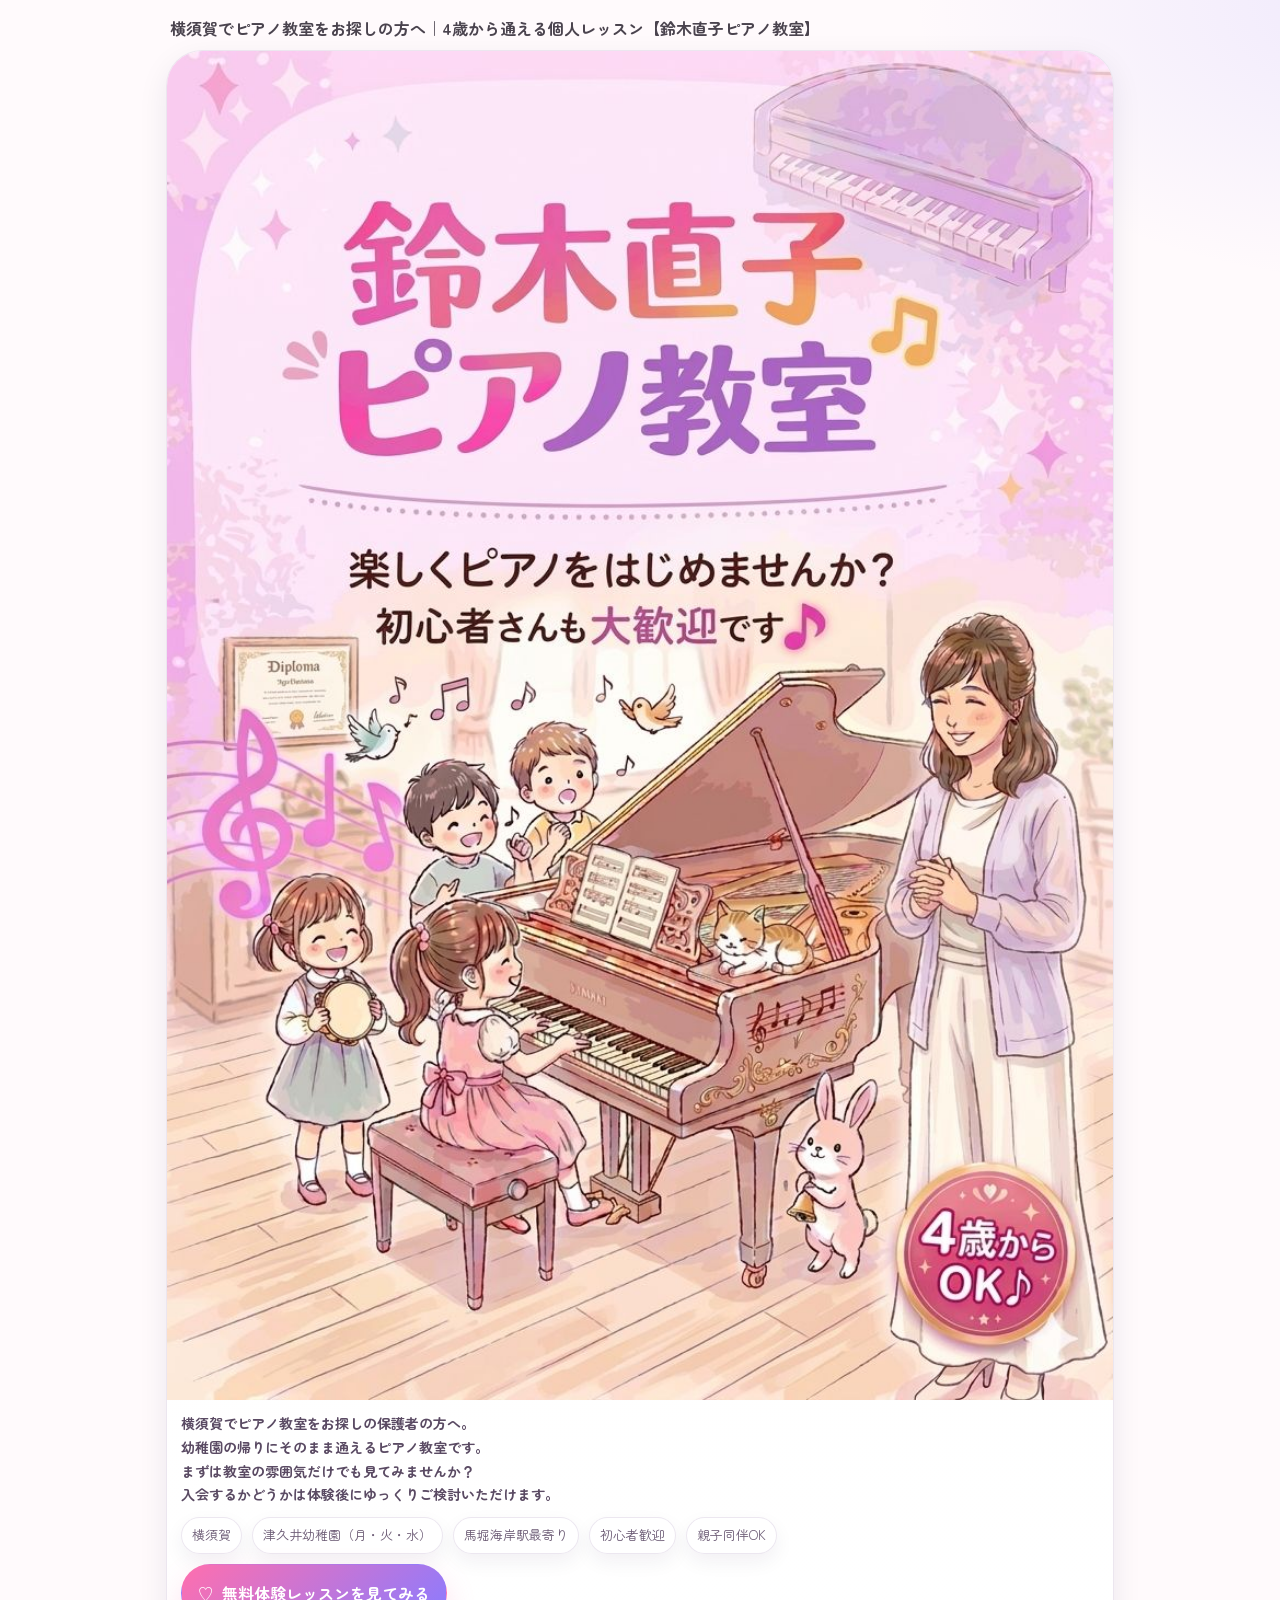
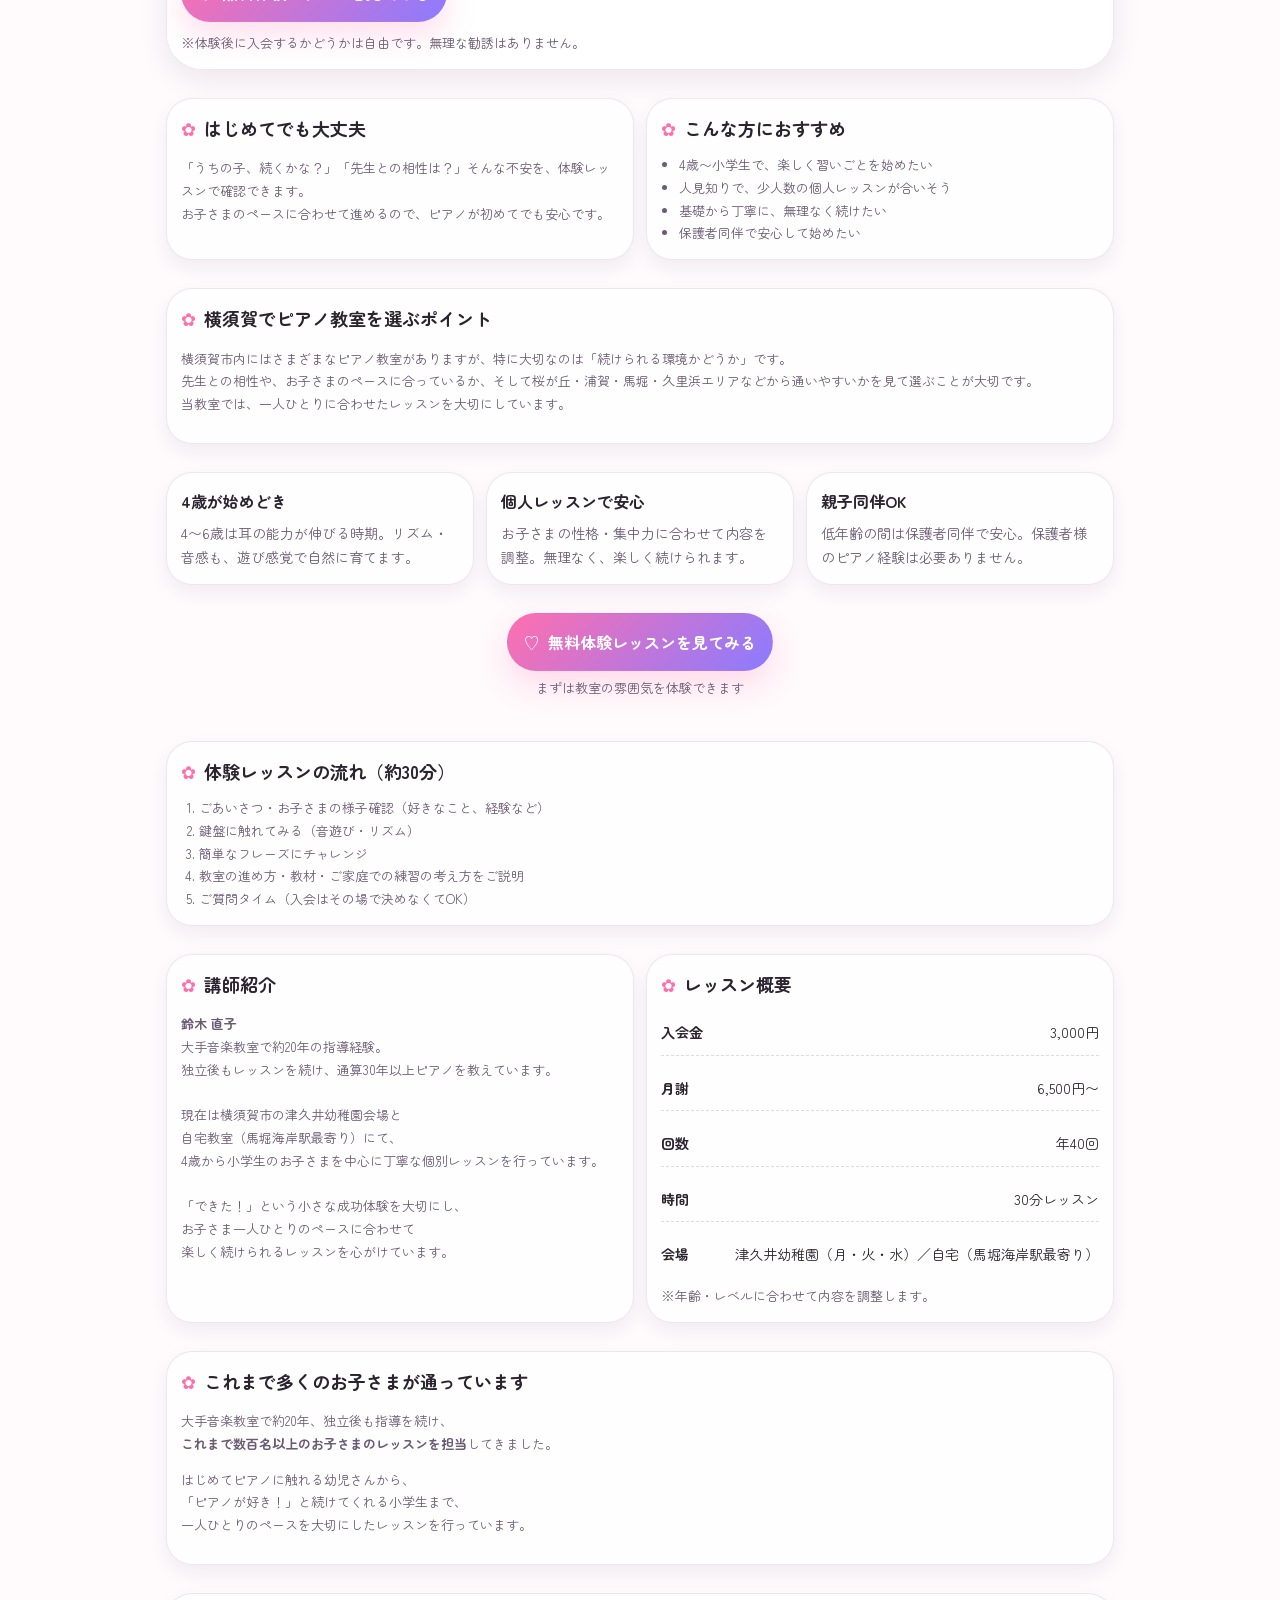
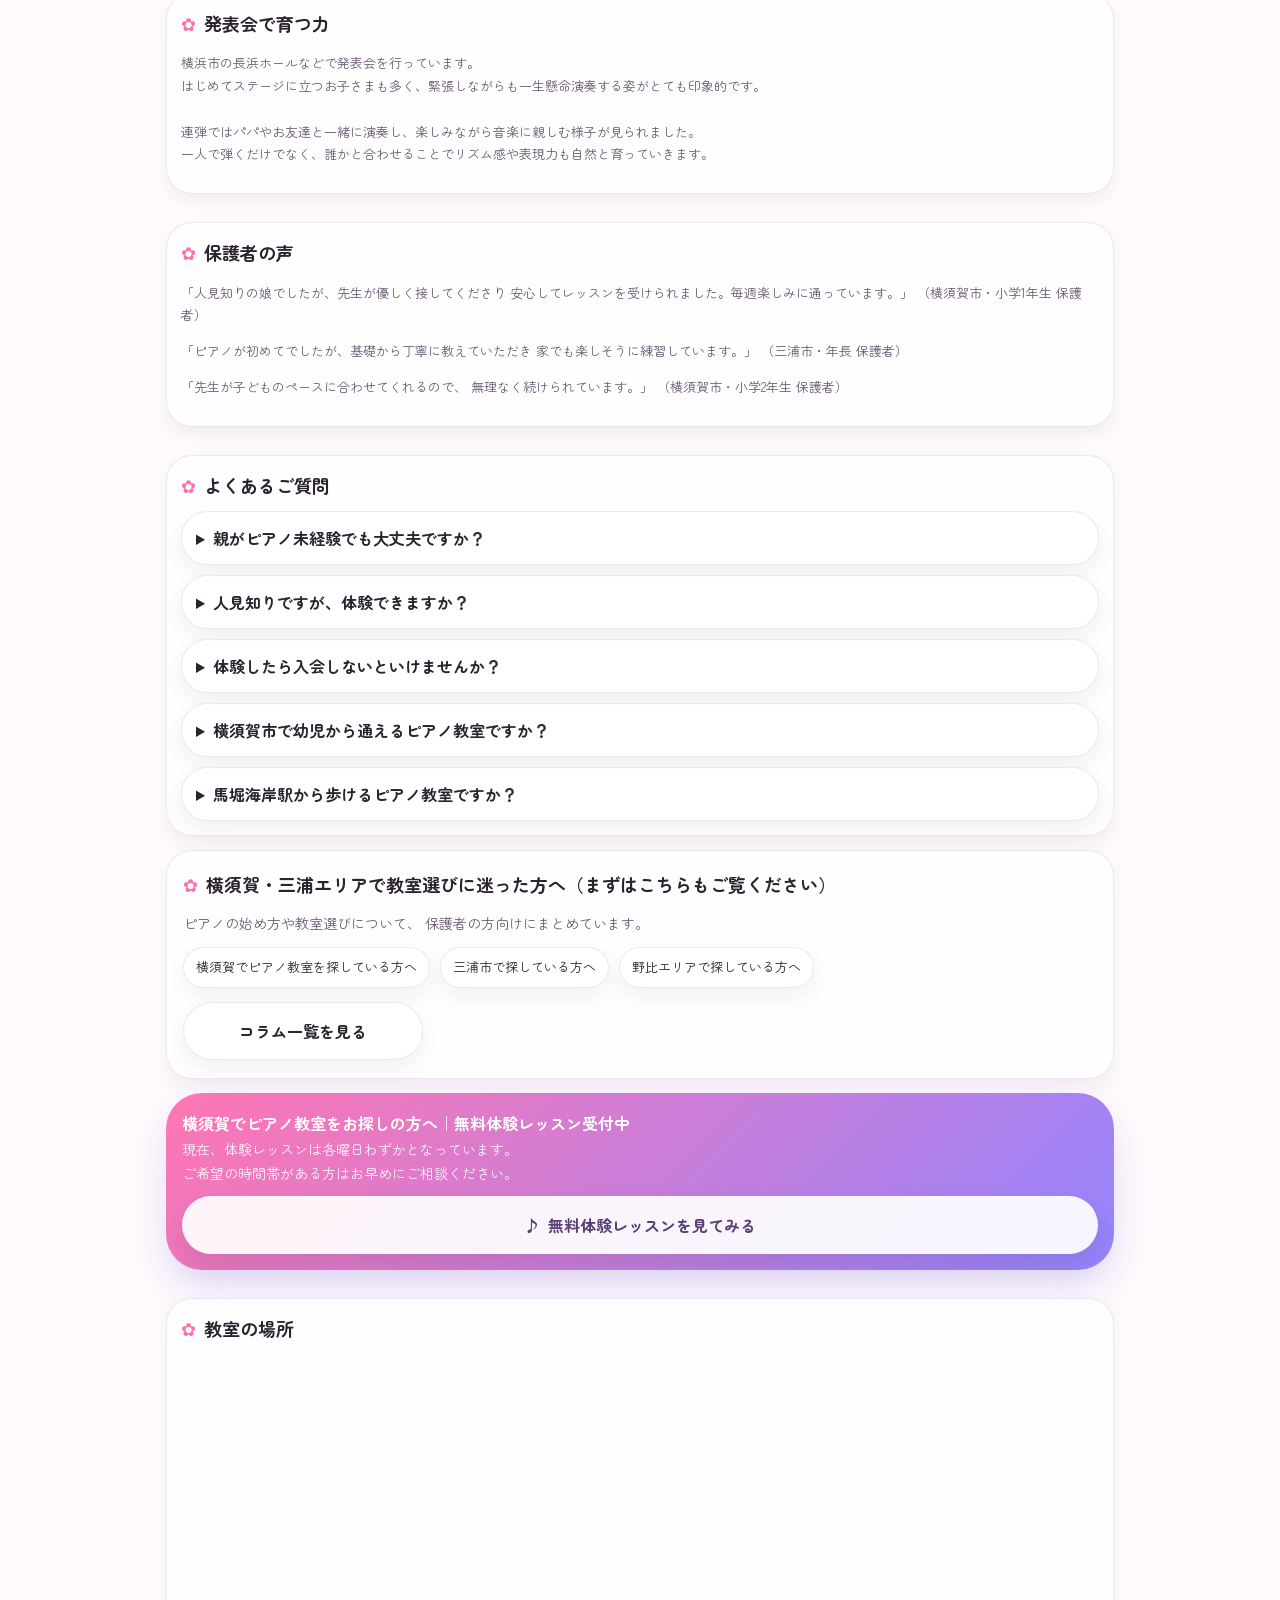
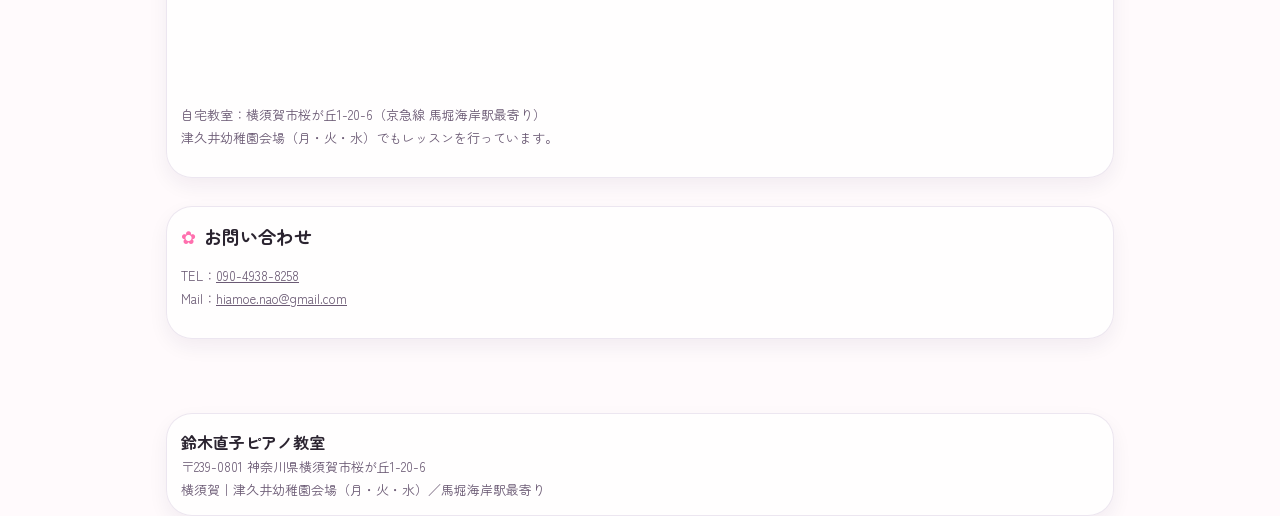
<file: index.html>
<!doctype html>
<html lang="ja">
<head>
<!-- Google Tag Manager -->
<script>
(function(w,d,s,l,i){w[l]=w[l]||[];w[l].push({'gtm.start':
new Date().getTime(),event:'gtm.js'});var f=d.getElementsByTagName(s)[0],
j=d.createElement(s),dl=l!='dataLayer'?'&l='+l:'';j.async=true;j.src=
'https://www.googletagmanager.com/gtm.js?id='+i+dl;f.parentNode.insertBefore(j,f);
})(window,document,'script','dataLayer','GTM-52TPX89T');
</script>
<!-- End Google Tag Manager -->
<meta charset="utf-8">
<meta name="viewport" content="width=device-width, initial-scale=1">

<title>横須賀でピアノ教室をお探しの方へ｜4歳から通える鈴木直子ピアノ教室</title>
<meta name="description" content="横須賀でピアノ教室をお探しの方へ。4歳から通える個人ピアノレッスン。初心者歓迎・親子同伴OK。横須賀市桜が丘の鈴木直子ピアノ教室で無料体験レッスン受付中。">
<link rel="canonical" href="https://crazy-nuts.github.io/suzuki-piano/">

<meta property="og:title" content="横須賀でピアノ教室をお探しの方へ｜4歳から通える鈴木直子ピアノ教室">
<meta property="og:description" content="4歳から通える個人レッスン。初心者歓迎・親子同伴OK。無料体験受付中。">
<meta property="og:type" content="website">
<meta property="og:url" content="https://crazy-nuts.github.io/suzuki-piano/">
<meta property="og:image" content="https://crazy-nuts.github.io/suzuki-piano/assets/image_main.jpg">
<meta property="og:image:width" content="1200">
<meta property="og:image:height" content="630">

<meta name="twitter:card" content="summary_large_image">
<meta name="twitter:title" content="横須賀でピアノ教室をお探しの方へ｜4歳から通える鈴木直子ピアノ教室">
<meta name="twitter:description" content="4歳から通える個人レッスン。初心者歓迎・親子同伴OK。無料体験受付中。">
<meta name="twitter:image" content="https://crazy-nuts.github.io/suzuki-piano/assets/image_main.jpg">

<link rel="preconnect" href="https://fonts.googleapis.com">
<link rel="preconnect" href="https://fonts.gstatic.com" crossorigin>
<link href="https://fonts.googleapis.com/css2?family=Zen+Maru+Gothic:wght@400;500;700&display=swap" rel="stylesheet">

<style>
:root{
  --bg:#fffafc;
  --text:#2b2430;
  --muted:#6b5a74;
  --border: rgba(122, 84, 150, .14);
  --shadow: 0 10px 30px rgba(30, 10, 60, .08);
  --shadow2: 0 8px 20px rgba(30, 10, 60, .06);
  --primary:#ff6fae;
  --primary2:#8b7bff;
  --max: 980px;
  --radius2: 26px;
}
*{ box-sizing:border-box; }
body{
  margin:0;
  font-family:"Zen Maru Gothic", system-ui, -apple-system, "Segoe UI", Roboto, "Noto Sans JP", sans-serif;
  color:var(--text);
  background:
    radial-gradient(900px 500px at 10% -10%, rgba(255,111,174,.18), transparent 60%),
    radial-gradient(900px 520px at 110% 0%, rgba(139,123,255,.14), transparent 55%),
    radial-gradient(900px 520px at 30% 110%, rgba(53,199,208,.10), transparent 55%),
    var(--bg);
  line-height:1.75;
}
a{ color:inherit; }
.wrap{ max-width:var(--max); margin:0 auto; padding:0 16px; }
header{ padding:14px 0 0; }
main{ padding:14px 0 92px; }
section{ padding:14px 0; }

.heroCard{
  background: rgba(255,255,255,.70);
  border: 1px solid var(--border);
  border-radius: calc(var(--radius2) + 10px);
  box-shadow: var(--shadow);
  overflow:hidden;
}
.heroImageWrap{ position:relative; }
.heroImg{ display:block; width:100%; height:auto; }


/* 画像下の実CTA */
.heroCtaArea{
  padding: 12px 14px 14px;
  display:grid;
  gap:10px;
  background: linear-gradient(180deg, rgba(255,255,255,.80), rgba(255,255,255,.95));
}
.hero-cv-copy{
  margin:0;
  font-size:14px;
  line-height:1.7;
  color:#5a4a63;
  font-weight:600;
}
.metaLine{
  font-size: 13px;
  color: var(--muted);
  display:flex;
  flex-wrap:wrap;
  gap:8px 10px;
  align-items:center;
}
.metaPill{
  background: rgba(255,255,255,.85);
  border:1px solid var(--border);
  padding: 6px 10px;
  border-radius: 999px;
  box-shadow: var(--shadow2);
}
.ctaRow{
  display:flex;
  gap:10px;
  flex-wrap:wrap;
}
.btn{
  display:inline-flex;
  align-items:center;
  justify-content:center;
  padding: 14px 16px;
  border-radius: 999px;
  border: 1px solid var(--border);
  text-decoration:none;
  font-weight: 700;
  min-width: 240px;
  background: rgba(255,255,255,.9);
  box-shadow: var(--shadow2);
  transition: transform .08s ease, filter .12s ease;
}
.btn:hover{ transform: translateY(-1px); filter: brightness(1.01); }
.btnPrimary{
  background: linear-gradient(135deg, var(--primary), var(--primary2));
  color:#fff;
  border-color: transparent;
  box-shadow: 0 14px 30px rgba(255,111,174,.22);
}
.btnPrimary::before{ content:"♡"; margin-right:8px; }
.btnSecondary::before{ content:"⌄"; margin-right:8px; color:#6d56b0; }

.box{
  background: rgba(255,255,255,.72);
  border: 1px solid var(--border);
  border-radius: var(--radius2);
  padding: 14px;
  box-shadow: var(--shadow2);
}
.box h2{
  margin:0 0 10px;
  font-size: 18px;
  display:flex;
  align-items:center;
  gap:8px;
}
.box h2::before{ content:"✿"; color: var(--primary); font-weight:900; }
.small{ font-size: 13px; color: var(--muted); }

.grid2{
  display:grid;
  gap:12px;
  grid-template-columns: 1fr 1fr;
}
.cards{
  display:grid;
  gap:12px;
  grid-template-columns: repeat(3, 1fr);
}
.card{
  background: rgba(255,255,255,.72);
  border: 1px solid var(--border);
  border-radius: var(--radius2);
  padding: 14px;
  box-shadow: var(--shadow2);
}
.card h3{ margin:0 0 6px; font-size: 16px; }
.card p{ margin:0; color: var(--muted); font-size: 14px; }

.kvs{ display:grid; gap:10px; margin:0; }
.kv{
  display:flex;
  justify-content:space-between;
  gap:12px;
  padding: 10px 0;
  border-bottom:1px dashed rgba(122,84,150,.22);
  font-size: 14px;
}
.kv:last-child{ border-bottom:0; }
.kv b{ color:var(--text); font-weight:700; }

.ctaBand{
  background: linear-gradient(135deg, rgba(255,111,174,.95), rgba(139,123,255,.92));
  color:#fff;
  border-radius: calc(var(--radius2) + 10px);
  padding: 16px;
  display:grid;
  gap:10px;
  box-shadow: 0 18px 40px rgba(139,123,255,.22);
}
.ctaBand p{ margin:0; color:rgba(255,255,255,.92); font-size: 14px; }
.ctaBand .btnPrimary{
  background: rgba(255,255,255,.92);
  color:#5a3e74;
  box-shadow: 0 14px 30px rgba(0,0,0,.10);
}
.ctaBand .btnPrimary::before{ content:"♪"; }

/* FAQ */
.faq{ display:grid; gap:10px; }
.faq details{
  background: rgba(255,255,255,.72);
  border: 1px solid var(--border);
  border-radius: var(--radius2);
  padding: 12px 14px;
  box-shadow: var(--shadow2);
}
.faq summary{
  cursor:pointer;
  font-weight:700;
}
.faq p{ margin:8px 0 0; color:var(--muted); font-size:14px; }

/* 固定CTA */
.floating-cta-note{
  position: fixed;
  left: 50%;
  transform: translateX(-50%);
  bottom: 70px;
  background: rgba(0,0,0,0.7);
  color: #fff;
  font-size:12px;
  padding:6px 10px;
  border-radius:999px;
  z-index:9998;
}
.floating-cta{
  position: fixed;
  left: 50%;
  transform: translateX(-50%);
  bottom: 12px;
  z-index: 9999;
  display: flex;
  align-items: center;
  justify-content: center;
  width: calc(100% - 24px);
  max-width: 480px;
  padding: 16px 18px;
  border-radius: 999px;
  text-decoration: none;
  font-weight: 700;
  font-size: 16px;
  color: #fff;
  background: linear-gradient(135deg, #ff6fae, #8b7bff);
  box-shadow: 0 12px 30px rgba(255,111,174,.35);
}
@media (min-width: 821px){
  .floating-cta,
  .floating-cta-note{ display:none; }
  main{ padding-bottom:60px; }
}
@media (max-width: 820px){
  .cards{ grid-template-columns: 1fr; }
  .grid2{ grid-template-columns: 1fr; }
  .btn{ width:100%; }
}
.page-title{
  font-size:16px;
  font-weight:700;
  margin:0 0 8px;
  padding-left:4px;
  color:var(--text);
  opacity:0.85;
}
 .blog-links-section{
  padding: 14px 0;
}

.blog-links-section .section-header{
  margin: 0 0 10px;
}

.blog-links-section .section-subtitle{
  margin: 0 0 6px;
  font-size: 13px;
  color: var(--muted);
  font-weight: 700;
}

.blog-links-section .section-title{
  margin: 0 0 8px;
  font-size: 18px;
  line-height: 1.5;
  color: var(--text);
}

.blog-links-section .section-text{
  margin: 0;
  font-size: 13px;
  color: var(--muted);
  line-height: 1.75;
}

.blog-card-grid{
  display: grid;
  gap: 12px;
  grid-template-columns: repeat(3, 1fr);
  margin-top: 12px;
}

.blog-card{
  display: flex;
  flex-direction: column;
  height: 100%;
  padding: 14px;
  background: rgba(255,255,255,.72);
  border: 1px solid var(--border);
  border-radius: var(--radius2);
  text-decoration: none;
  box-shadow: var(--shadow2);
}

.blog-card-category{
  display: inline-block;
  align-self: flex-start;
  margin-bottom: 8px;
  padding: 4px 8px;
  border-radius: 999px;
  background: rgba(255,255,255,.85);
  border: 1px solid var(--border);
  font-size: 12px;
  color: var(--muted);
  font-weight: 700;
}

.blog-card h3{
  margin: 0 0 6px;
  font-size: 16px;
  line-height: 1.55;
  color: var(--text);
}

.blog-card p{
  margin: 0 0 10px;
  font-size: 13px;
  line-height: 1.75;
  color: var(--muted);
  flex-grow: 1;
}

.blog-card-link{
  font-size: 13px;
  font-weight: 700;
  color: var(--primary2);
}

@media (max-width: 820px){
  .blog-card-grid{
    grid-template-columns: 1fr;
  }
}

/* --- soft guide (blog links) --- */
.soft-guide{
  background: rgba(255,255,255,.72);
  border: 1px solid var(--border);
  border-radius: var(--radius2);
  padding: 18px 16px;
  box-shadow: var(--shadow2);
}

.soft-guide h2{
  margin:0 0 10px;
  font-size:18px;
  display:flex;
  align-items:center;
  gap:8px;
}

.soft-guide h2::before{
  content:"✿";
  color: var(--primary);
  font-weight:900;
}

.soft-guide p{
  margin:0 0 12px;
  font-size:14px;
  color:var(--muted);
  line-height:1.75;
}

.soft-links{
  display:flex;
  flex-wrap:wrap;
  gap:10px;
  margin: 10px 0 14px;
}

.soft-links a{
  display:inline-flex;
  align-items:center;
  padding:8px 12px;
  border-radius:999px;
  text-decoration:none;
  background: rgba(255,255,255,.9);
  border:1px solid var(--border);
  box-shadow: var(--shadow2);
  font-size:13px;
  color: var(--text);
}

.soft-links a:hover{
  transform: translateY(-1px);
  filter: brightness(1.01);
}

</style>

<script type="application/ld+json">
{
 "@context":"https://schema.org",
 "@type":"MusicSchool",
 "name":"鈴木直子ピアノ教室",
 "url":"https://crazy-nuts.github.io/suzuki-piano/",
 "telephone":"090-4938-8258",
 "image":"https://crazy-nuts.github.io/suzuki-piano/assets/image_main.png",
 "areaServed":"横須賀市",
 "priceRange":"¥¥",
 "address":{
   "@type":"PostalAddress",
   "streetAddress":"桜が丘1-20-6",
   "addressLocality":"横須賀市",
   "addressRegion":"神奈川県",
   "postalCode":"239-0801",
   "addressCountry":"JP"
 }
}
.soft-guide{
  margin-bottom: 24px;
}
</script>
</head>

<body>
<!-- Google Tag Manager (noscript) -->
<noscript><iframe src="https://www.googletagmanager.com/ns.html?id=GTM-52TPX89T"
height="0" width="0" style="display:none;visibility:hidden"></iframe></noscript>
<!-- End Google Tag Manager (noscript) -->
<header>
  <div class="wrap">
 <h1 class="page-title">
横須賀でピアノ教室をお探しの方へ｜4歳から通える個人レッスン【鈴木直子ピアノ教室】</h1>
    <div class="heroCard">
      <div class="heroImageWrap">
        <img src="assets/image_main.jpg" class="heroImg" alt="横須賀市のピアノ教室 鈴木直子ピアノ教室 ピアノレッスン" loading="eager">
      </div>

      <div class="heroCtaArea">
        <p class="hero-cv-copy">
          横須賀でピアノ教室をお探しの保護者の方へ。<br>
          幼稚園の帰りにそのまま通えるピアノ教室です。<br>
          まずは教室の雰囲気だけでも見てみませんか？<br>
          入会するかどうかは体験後にゆっくりご検討いただけます。
        </p>
        <div class="metaLine">
          <span class="metaPill">横須賀</span>
          <span class="metaPill">津久井幼稚園（月・火・水）</span>
          <span class="metaPill">馬堀海岸駅最寄り</span>
          <span class="metaPill">初心者歓迎</span>
          <span class="metaPill">親子同伴OK</span>
        </div>

        <div class="ctaRow">
         <a class="btn btnPrimary"
data-cta="trial-form"
href="https://docs.google.com/forms/d/e/1FAIpQLSfPO43fJrbqBhRFMAvBFYjVZ2mKgjwT_j_esNJCOItore-iYw/viewform"
target="_blank" rel="noopener">
無料体験レッスンを見てみる
</a>
        </div>

        <div class="small">
          ※体験後に入会するかどうかは自由です。無理な勧誘はありません。
        </div>
      </div>
    </div>
  </div>
</header>

<main>
  <div class="wrap">

    <!-- ①不安つぶし（申込率に直結） -->
    <section class="grid2">
      <div class="box">
        <h2>はじめてでも大丈夫</h2>
        <p class="small">
          「うちの子、続くかな？」「先生との相性は？」そんな不安を、体験レッスンで確認できます。<br>
          お子さまのペースに合わせて進めるので、ピアノが初めてでも安心です。
        </p>
      </div>
      <div class="box">
        <h2>こんな方におすすめ</h2>
        <ul class="small" style="text-align:left; margin:0; padding-left:18px;">
          <li>4歳〜小学生で、楽しく習いごとを始めたい</li>
          <li>人見知りで、少人数の個人レッスンが合いそう</li>
          <li>基礎から丁寧に、無理なく続けたい</li>
          <li>保護者同伴で安心して始めたい</li>
        </ul>
      </div>
    </section>

    <!-- ②教室説明（信頼） -->
    <section>
      <div class="box">
        <h2>横須賀でピアノ教室を選ぶポイント</h2>
        <p class="small">
          横須賀市内にはさまざまなピアノ教室がありますが、特に大切なのは「続けられる環境かどうか」です。<br>
          先生との相性や、お子さまのペースに合っているか、そして桜が丘・浦賀・馬堀・久里浜エリアなどから通いやすいかを見て選ぶことが大切です。<br>
          当教室では、一人ひとりに合わせたレッスンを大切にしています。
        </p>
      </div>
    </section>

    <!-- ③特徴（理由づけ） -->
    <section>
      <div class="cards">
        <div class="card">
          <h3>4歳が始めどき</h3>
          <p>4〜6歳は耳の能力が伸びる時期。リズム・音感も、遊び感覚で自然に育てます。</p>
        </div>
        <div class="card">
          <h3>個人レッスンで安心</h3>
          <p>お子さまの性格・集中力に合わせて内容を調整。無理なく、楽しく続けられます。</p>
        </div>
        <div class="card">
          <h3>親子同伴OK</h3>
          <p>低年齢の間は保護者同伴で安心。保護者様のピアノ経験は必要ありません。</p>
        </div>
      </div>
    </section>

    <section style="text-align:center;">
      <a class="btn btnPrimary"
         data-cta="trial-form"
         href="https://docs.google.com/forms/d/e/1FAIpQLSfPO43fJrbqBhRFMAvBFYjVZ2mKgjwT_j_esNJCOItore-iYw/viewform"
         target="_blank" rel="noopener">
        無料体験レッスンを見てみる
      </a>

      <p class="small" style="margin-top:6px;">
        まずは教室の雰囲気を体験できます
      </p>
    </section>

    <!-- ④体験の流れ（申込率が上がる） -->
    <section id="how">
      <div class="box">
        <h2>体験レッスンの流れ（約30分）</h2>
        <ol class="small" style="text-align:left; margin:0; padding-left:18px;">
          <li>ごあいさつ・お子さまの様子確認（好きなこと、経験など）</li>
          <li>鍵盤に触れてみる（音遊び・リズム）</li>
          <li>簡単なフレーズにチャレンジ</li>
          <li>教室の進め方・教材・ご家庭での練習の考え方をご説明</li>
          <li>ご質問タイム（入会はその場で決めなくてOK）</li>
        </ol>
      </div>
    </section>

    <!-- ⑤講師＋レッスン概要（信頼＆価格） -->
    <section class="grid2">
      <div class="box">
        <h2>講師紹介</h2>
        <p class="small">
  <b>鈴木 直子</b><br>
  大手音楽教室で約20年の指導経験。<br>
  独立後もレッスンを続け、通算30年以上ピアノを教えています。<br><br>

  現在は横須賀市の津久井幼稚園会場と<br>
  自宅教室（馬堀海岸駅最寄り）にて、<br>
  4歳から小学生のお子さまを中心に丁寧な個別レッスンを行っています。<br><br>

  「できた！」という小さな成功体験を大切にし、<br>
  お子さま一人ひとりのペースに合わせて<br>
  楽しく続けられるレッスンを心がけています。
</p>
      </div>

      <div class="box" id="lesson">
        <h2>レッスン概要</h2>
        <div class="kvs">
          <div class="kv"><b>入会金</b><span>3,000円</span></div>
          <div class="kv"><b>月謝</b><span>6,500円〜</span></div>
          <div class="kv"><b>回数</b><span>年40回</span></div>
          <div class="kv"><b>時間</b><span>30分レッスン</span></div>
          <div class="kv"><b>会場</b><span>津久井幼稚園（月・火・水）／自宅（馬堀海岸駅最寄り）</span></div>
        </div>
        <div class="small" style="margin-top:8px;">※年齢・レベルに合わせて内容を調整します。</div>
      </div>
    </section>

    <section>
      <div class="box">
        <h2>これまで多くのお子さまが通っています</h2>

        <p class="small">
          大手音楽教室で約20年、独立後も指導を続け、<br>
          <strong>これまで数百名以上のお子さまのレッスンを担当</strong>してきました。
        </p>

        <p class="small">
          はじめてピアノに触れる幼児さんから、<br>
          「ピアノが好き！」と続けてくれる小学生まで、<br>
          一人ひとりのペースを大切にしたレッスンを行っています。
        </p>
      </div>
    </section>

<section>
      <div class="box">
        <h2>発表会で育つ力</h2>
        <p class="small">
          横浜市の長浜ホールなどで発表会を行っています。<br>
          はじめてステージに立つお子さまも多く、緊張しながらも一生懸命演奏する姿がとても印象的です。<br><br>
          連弾ではパパやお友達と一緒に演奏し、楽しみながら音楽に親しむ様子が見られました。<br>
          一人で弾くだけでなく、誰かと合わせることでリズム感や表現力も自然と育っていきます。
        </p>
      </div>
    </section>

<section>
  <div class="box">
    <h2>保護者の声</h2>

    <p class="small">
      「人見知りの娘でしたが、先生が優しく接してくださり
      安心してレッスンを受けられました。毎週楽しみに通っています。」
      （横須賀市・小学1年生 保護者）
    </p>

    <p class="small">
      「ピアノが初めてでしたが、基礎から丁寧に教えていただき
      家でも楽しそうに練習しています。」
      （三浦市・年長 保護者）
    </p>

    <p class="small">
      「先生が子どものペースに合わせてくれるので、
      無理なく続けられています。」
      （横須賀市・小学2年生 保護者）
    </p>

  </div>
</section>

  <!-- ⑥FAQ（最後の不安を潰す） -->
    <section>
      <div class="box">
        <h2>よくあるご質問</h2>
        <div class="faq">
          <details>
            <summary>親がピアノ未経験でも大丈夫ですか？</summary>
            <p>大丈夫です。ご家庭での声かけや練習のコツも、必要に応じて分かりやすくお伝えします。</p>
          </details>
          <details>
            <summary>人見知りですが、体験できますか？</summary>
            <p>もちろん可能です。無理に進めず、様子を見ながらゆっくり始めます。保護者同伴もOKです。</p>
          </details>
          <details>
            <summary>体験したら入会しないといけませんか？</summary>
            <p>いいえ。体験後にご家庭で検討していただいて大丈夫です。無理な勧誘は行いません。</p>
          </details>
<details>
<summary>横須賀市で幼児から通えるピアノ教室ですか？</summary>
<p>
はい。4歳から通える個人ピアノ教室です。
横須賀市を中心に、三浦市方面からも通われています。
</p>
</details>

<details>
<summary>馬堀海岸駅から歩けるピアノ教室ですか？</summary>
<p>
最寄り駅の京急線馬堀海岸駅からは徒歩で19分（1.2km）になります。</p>
</details>
        </div>
      </div>
    </section>
<section class="soft-guide">
  <h2>横須賀・三浦エリアで教室選びに迷った方へ（まずはこちらもご覧ください）</h2>
  <p>
    ピアノの始め方や教室選びについて、
    保護者の方向けにまとめています。
  </p>

<div class="soft-links">
  <a href="./blog/piano-class-choice-yokosuka.html">横須賀でピアノ教室を探している方へ</a>
  <a href="./blog/piano-school-miura-city.html">三浦市で探している方へ</a>
  <a href="./blog/piano-school-nobi.html">野比エリアで探している方へ</a>
</div>

  <div class="btn-row">
    <a class="btn btn-secondary" href="./blog/index.html">
      コラム一覧を見る
    </a>
  </div>
</section>
    <!-- ⑦最終CTA -->
    <section>
      <div class="ctaBand">
        <div>
          <b>横須賀でピアノ教室をお探しの方へ｜無料体験レッスン受付中</b>
          <p>現在、体験レッスンは各曜日わずかとなっています。<br>
          ご希望の時間帯がある方はお早めにご相談ください。</p>
        </div>
        <a class="btn btnPrimary"
           href="https://docs.google.com/forms/d/e/1FAIpQLSfPO43fJrbqBhRFMAvBFYjVZ2mKgjwT_j_esNJCOItore-iYw/viewform"
           target="_blank" rel="noopener">無料体験レッスンを見てみる</a>
      </div>
    </section>

    <!-- ⑧問い合わせ -->
    <!-- 教室の場所 -->
    <section>
      <div class="box">
        <h2>教室の場所</h2>

        <div style="width:100%;height:340px;border-radius:18px;overflow:hidden;margin-top:10px;">
          <iframe
            src="https://www.google.com/maps?q=横須賀市桜が丘1-20-6&z=16&hl=ja&output=embed"
            width="100%"
            height="100%"
            style="border:0"
            loading="lazy"
            referrerpolicy="no-referrer-when-downgrade">
          </iframe>
        </div>

        <p class="small" style="margin-top:10px;">
          自宅教室：横須賀市桜が丘1-20-6（京急線 馬堀海岸駅最寄り）<br>
          津久井幼稚園会場（月・火・水）でもレッスンを行っています。
        </p>
      </div>
    </section>

    <!-- お問い合わせ -->
    <section>
      <div class="box">
        <h2>お問い合わせ</h2>

        <p class="small">
          TEL：<a href="tel:09049388258">090-4938-8258</a><br>
          Mail：<a href="mailto:hiamoe.nao@gmail.com">hiamoe.nao@gmail.com</a>
        </p>
      </div>
    </section>

  </div>
</main>

<footer>
  <div class="wrap">
    <div class="box" style="text-align:left;">
      <div><b>鈴木直子ピアノ教室</b></div>
      <div class="small">
        〒239-0801 神奈川県横須賀市桜が丘1-20-6<br>
        横須賀｜津久井幼稚園会場（月・火・水）／馬堀海岸駅最寄り
      </div>
    </div>
  </div>
</footer>

<!-- スマホ下固定CTA -->
<a href="https://docs.google.com/forms/d/e/1FAIpQLSfPO43fJrbqBhRFMAvBFYjVZ2mKgjwT_j_esNJCOItore-iYw/viewform"
  data-cta="trial-form"
class="floating-cta"
   target="_blank"
   rel="noopener">♪ 無料体験レッスンを見てみる</a>
<script>
document.addEventListener("click", function(e) {

  const btn = e.target.closest('[data-cta="trial-form"]');
  if (!btn) return;

  window.dataLayer = window.dataLayer || [];
  window.dataLayer.push({
    event: "trial_click",
    cta_id: "trial-form",
    cta_text: (btn.innerText || "").trim(),
    cta_href: btn.getAttribute("href") || ""
  });

});
</script>

</body>
</html>
</file>
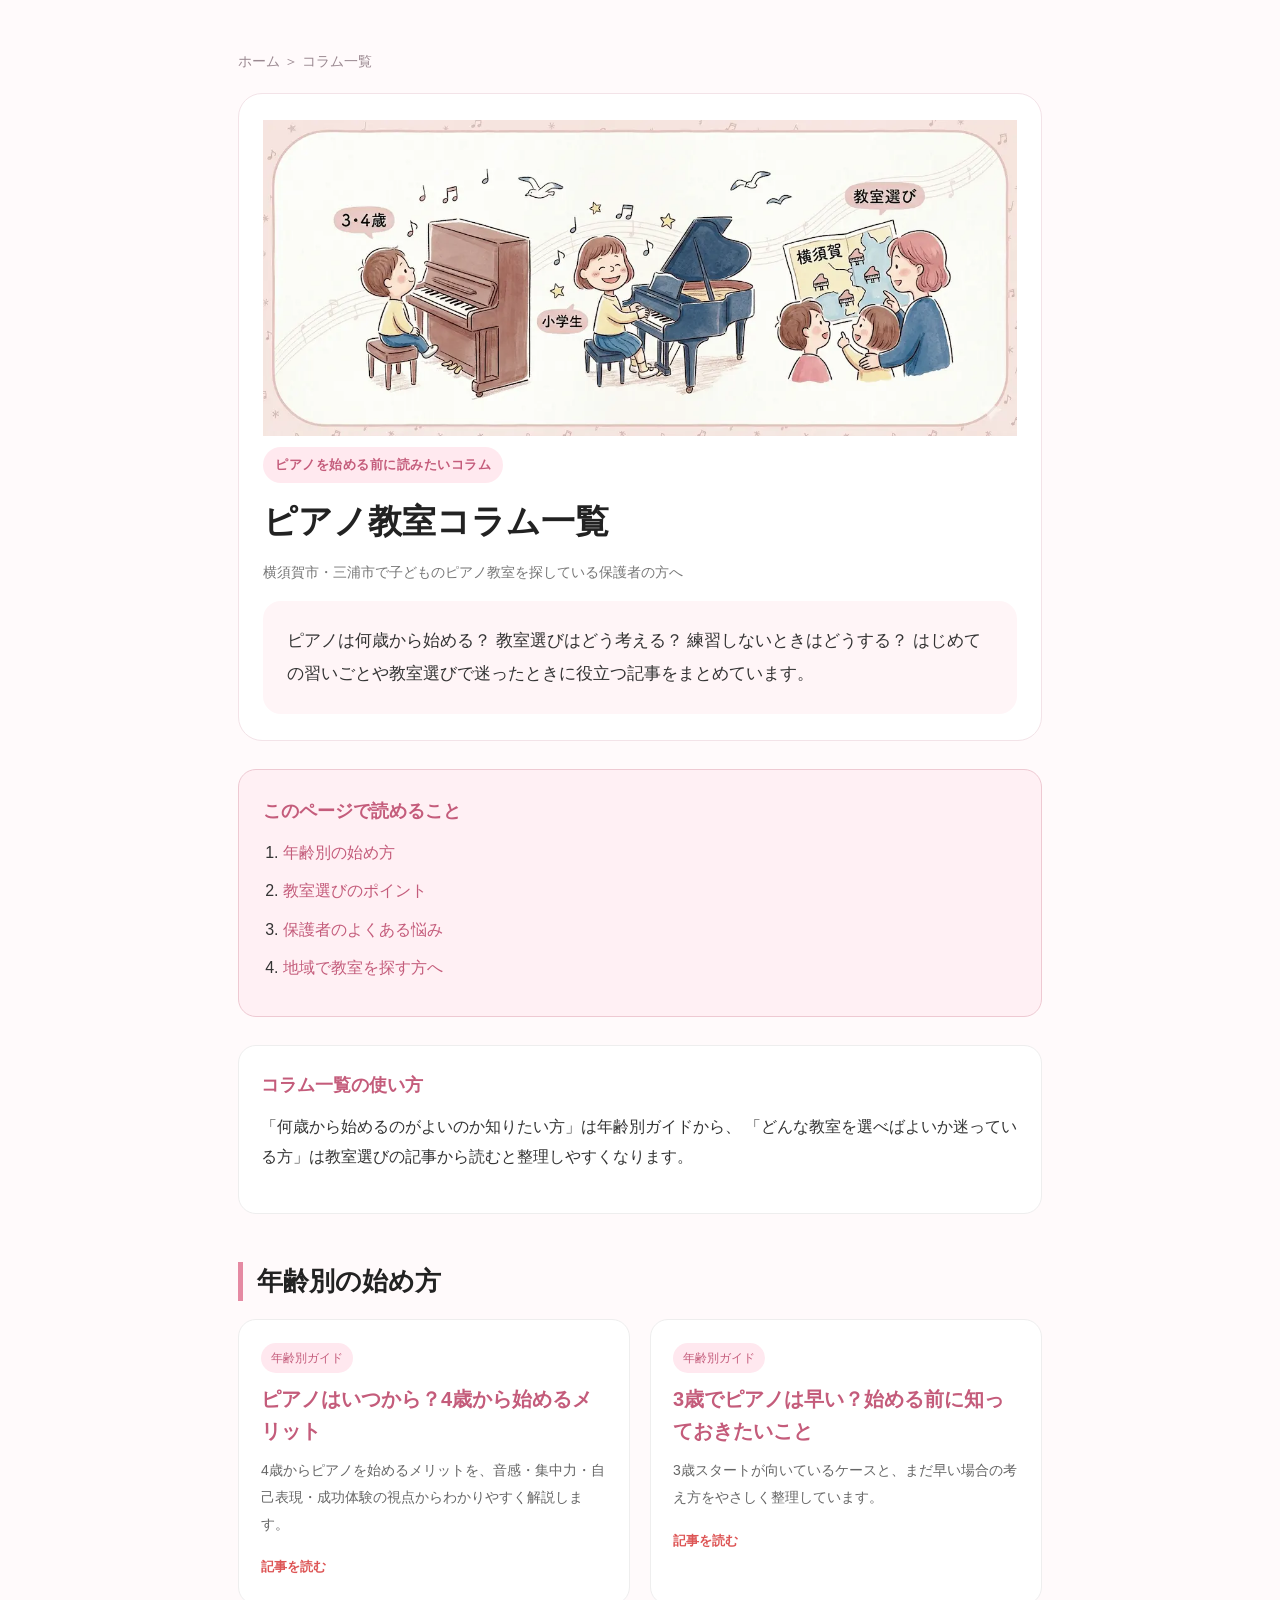
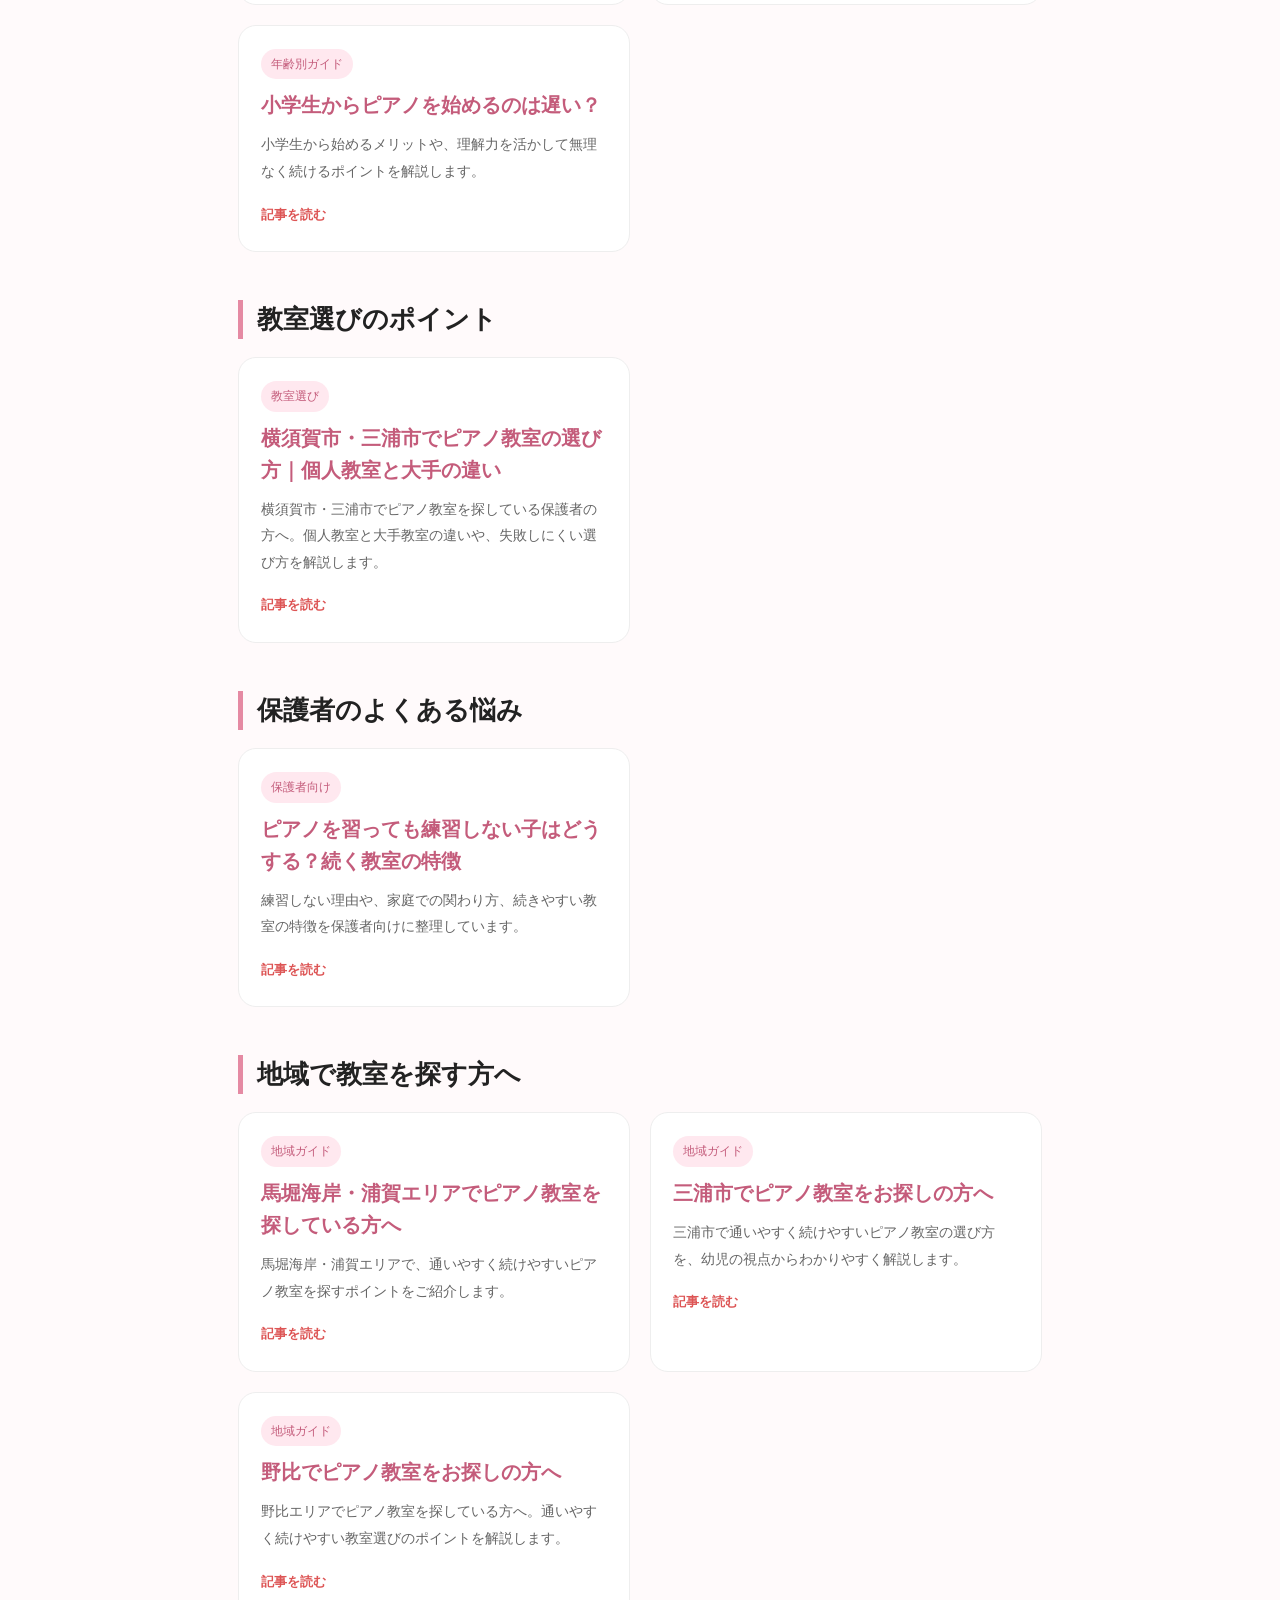
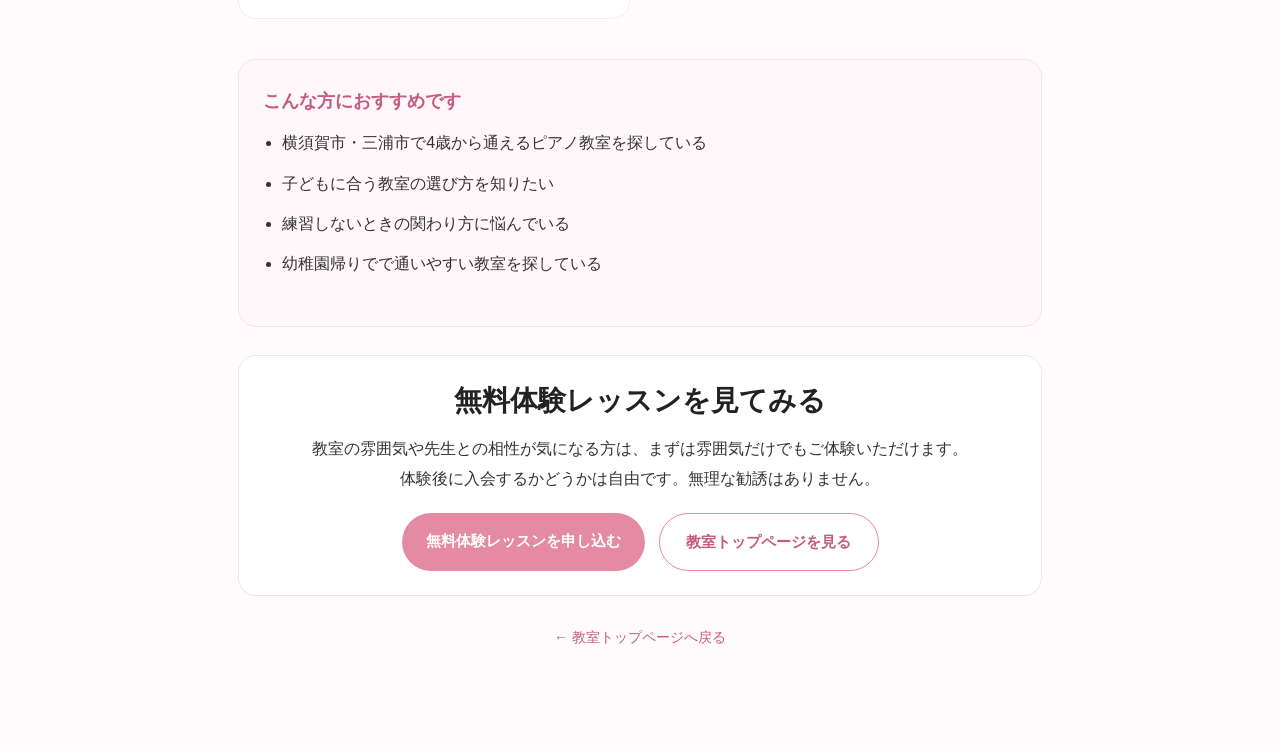
<file: blog/index.html>
<!DOCTYPE html>
<html lang="ja">
<head>
<meta charset="UTF-8">
<meta name="viewport" content="width=device-width,initial-scale=1.0">

<title>横須賀・三浦でピアノ教室をお探しの方へ｜子どもの習い始めに役立つコラム一覧</title>
<meta name="description" content="横須賀市・三浦市で子どものピアノ教室を探している保護者の方へ。何歳から始めるか、教室の選び方、練習しないときの対応などをまとめたコラム一覧です。">
<meta name="robots" content="index,follow">
<link rel="canonical" href="https://crazy-nuts.github.io/suzuki-piano/blog/">

<meta property="og:type" content="website">
<meta property="og:title" content="ピアノ教室コラム一覧｜横須賀市・三浦市で子どものピアノを始める前に読みたい記事">
<meta property="og:description" content="横須賀市・三浦市で子どものピアノ教室を探している保護者の方向けに、年齢別の始め方や教室選びのポイントをまとめたコラム一覧です。">
<meta property="og:url" content="https://crazy-nuts.github.io/suzuki-piano/blog/">
<meta property="og:image" content="https://crazy-nuts.github.io/suzuki-piano/assets/blog-hero_pc.webp">

<meta name="twitter:card" content="summary_large_image">
<meta name="twitter:title" content="ピアノ教室コラム一覧｜横須賀市・三浦市で子どものピアノを始める前に読みたい記事">
<meta name="twitter:description" content="何歳から始めるか、教室の選び方、練習しないときの対応などをまとめたコラム一覧です。">
<meta name="twitter:image" content="https://crazy-nuts.github.io/suzuki-piano/assets/blog-hero_pc.webp">

<link rel="stylesheet" href="../style.css">

<script type="application/ld+json">
{
  "@context":"https://schema.org",
  "@type":"CollectionPage",
  "name":"ピアノ教室コラム一覧",
  "url":"https://crazy-nuts.github.io/suzuki-piano/blog/",
  "description":"横須賀市・三浦市で子どものピアノ教室を探している保護者の方へ向けたコラム記事一覧ページです。",
  "inLanguage":"ja"
}
</script>
</head>

<body class="article-page">
<main class="article-wrap">

<nav class="breadcrumb" aria-label="パンくずリスト">
  <a href="../index.html">ホーム</a> ＞ コラム一覧
</nav>

<header class="article-hero">
  <div class="hero-image">
    <img
      src="../assets/blog-hero_pc.webp"
      srcset="../assets/blog-hero_sp.webp 800w, ../assets/blog-hero_pc.webp 1200w"
      sizes="(max-width: 768px) 100vw, 1200px"
      alt="ピアノ教室コラム一覧"
      width="1200"
      height="504"
      loading="eager"
      decoding="async"
      fetchpriority="high">
  </div>

  <div class="article-label">ピアノを始める前に読みたいコラム</div>
  <h1>ピアノ教室コラム一覧</h1>
  <div class="article-meta">横須賀市・三浦市で子どものピアノ教室を探している保護者の方へ</div>
  <p class="lead">
    ピアノは何歳から始める？ 教室選びはどう考える？ 練習しないときはどうする？
    はじめての習いごとや教室選びで迷ったときに役立つ記事をまとめています。
  </p>
</header>

<section class="toc" aria-label="目次">
  <span class="toc-title">このページで読めること</span>
  <ol>
    <li><a href="#age-guides">年齢別の始め方</a></li>
    <li><a href="#school-choice">教室選びのポイント</a></li>
    <li><a href="#parent-concerns">保護者のよくある悩み</a></li>
    <li><a href="#local-guide">地域で教室を探す方へ</a></li>
  </ol>
</section>

<section class="intro-box">
  <span class="box-title">コラム一覧の使い方</span>
  <p>
    「何歳から始めるのがよいのか知りたい方」は年齢別ガイドから、
    「どんな教室を選べばよいか迷っている方」は教室選びの記事から読むと整理しやすくなります。
  </p>
</section>

<section class="article-main">

<h2 id="age-guides">年齢別の始め方</h2>

<section class="article-grid" aria-label="年齢別ガイド">
  <a class="index-card" href="./piano-start-age-4.html">
    <span class="card-category">年齢別ガイド</span>
    <h3>ピアノはいつから？4歳から始めるメリット</h3>
    <p>4歳からピアノを始めるメリットを、音感・集中力・自己表現・成功体験の視点からわかりやすく解説します。</p>
    <span class="card-link">記事を読む</span>
  </a>

  <a class="index-card" href="./piano-start-age-3.html">
    <span class="card-category">年齢別ガイド</span>
    <h3>3歳でピアノは早い？始める前に知っておきたいこと</h3>
    <p>3歳スタートが向いているケースと、まだ早い場合の考え方をやさしく整理しています。</p>
    <span class="card-link">記事を読む</span>
  </a>

  <a class="index-card" href="./piano-start-elementary.html">
    <span class="card-category">年齢別ガイド</span>
    <h3>小学生からピアノを始めるのは遅い？</h3>
    <p>小学生から始めるメリットや、理解力を活かして無理なく続けるポイントを解説します。</p>
    <span class="card-link">記事を読む</span>
  </a>
</section>

<h2 id="school-choice">教室選びのポイント</h2>

<section class="article-grid" aria-label="教室選び">
  <a class="index-card" href="./piano-class-choice-yokosuka.html">
    <span class="card-category">教室選び</span>
    <h3>横須賀市・三浦市でピアノ教室の選び方｜個人教室と大手の違い</h3>
    <p>横須賀市・三浦市でピアノ教室を探している保護者の方へ。個人教室と大手教室の違いや、失敗しにくい選び方を解説します。</p>
    <span class="card-link">記事を読む</span>
  </a>
</section>

<h2 id="parent-concerns">保護者のよくある悩み</h2>

<section class="article-grid" aria-label="保護者向け">
  <a class="index-card" href="./piano-practice-reluctant-child.html">
    <span class="card-category">保護者向け</span>
    <h3>ピアノを習っても練習しない子はどうする？続く教室の特徴</h3>
    <p>練習しない理由や、家庭での関わり方、続きやすい教室の特徴を保護者向けに整理しています。</p>
    <span class="card-link">記事を読む</span>
  </a>
</section>

<h2 id="local-guide">地域で教室を探す方へ</h2>

<section class="article-grid" aria-label="地域ガイド">
  <a class="index-card" href="./piano-school-maborikaigan-uraga.html">
    <span class="card-category">地域ガイド</span>
    <h3>馬堀海岸・浦賀エリアでピアノ教室を探している方へ</h3>
    <p>馬堀海岸・浦賀エリアで、通いやすく続けやすいピアノ教室を探すポイントをご紹介します。</p>
    <span class="card-link">記事を読む</span>
  </a>
  <a class="index-card" href="./piano-school-miura-city.html">
    <span class="card-category">地域ガイド</span>
    <h3>三浦市でピアノ教室をお探しの方へ</h3>
    <p>三浦市で通いやすく続けやすいピアノ教室の選び方を、幼児の視点からわかりやすく解説します。</p>
    <span class="card-link">記事を読む</span>
  </a>
  <a class="index-card" href="./piano-school-nobi.html">
    <span class="card-category">地域ガイド</span>
    <h3>野比でピアノ教室をお探しの方へ</h3>
    <p>野比エリアでピアノ教室を探している方へ。通いやすく続けやすい教室選びのポイントを解説します。</p>
    <span class="card-link">記事を読む</span>
  </a>
</section>

<section class="summary-box">
  <span class="box-title">こんな方におすすめです</span>
  <ul>
    <li>横須賀市・三浦市で4歳から通えるピアノ教室を探している</li>
    <li>子どもに合う教室の選び方を知りたい</li>
    <li>練習しないときの関わり方に悩んでいる</li>
    <li>幼稚園帰りでで通いやすい教室を探している</li>
  </ul>
</section>

<section class="cta-box" aria-label="体験レッスン案内">
  <h2>無料体験レッスンを見てみる</h2>
  <p>
    教室の雰囲気や先生との相性が気になる方は、まずは雰囲気だけでもご体験いただけます。<br>
    体験後に入会するかどうかは自由です。無理な勧誘はありません。
  </p>
  <div class="btn-row">
    <a class="btn btn-primary" href="https://docs.google.com/forms/d/e/1FAIpQLSfPO43fJrbqBhRFMAvBFYjVZ2mKgjwT_j_esNJCOItore-iYw/viewform" target="_blank" rel="noopener noreferrer">無料体験レッスンを申し込む</a>
    <a class="btn btn-secondary" href="../index.html">教室トップページを見る</a>
  </div>
</section>

<div class="back-top">
  <a href="../index.html">← 教室トップページへ戻る</a>
</div>

</section>
</main>
</body>
</html>
</file>
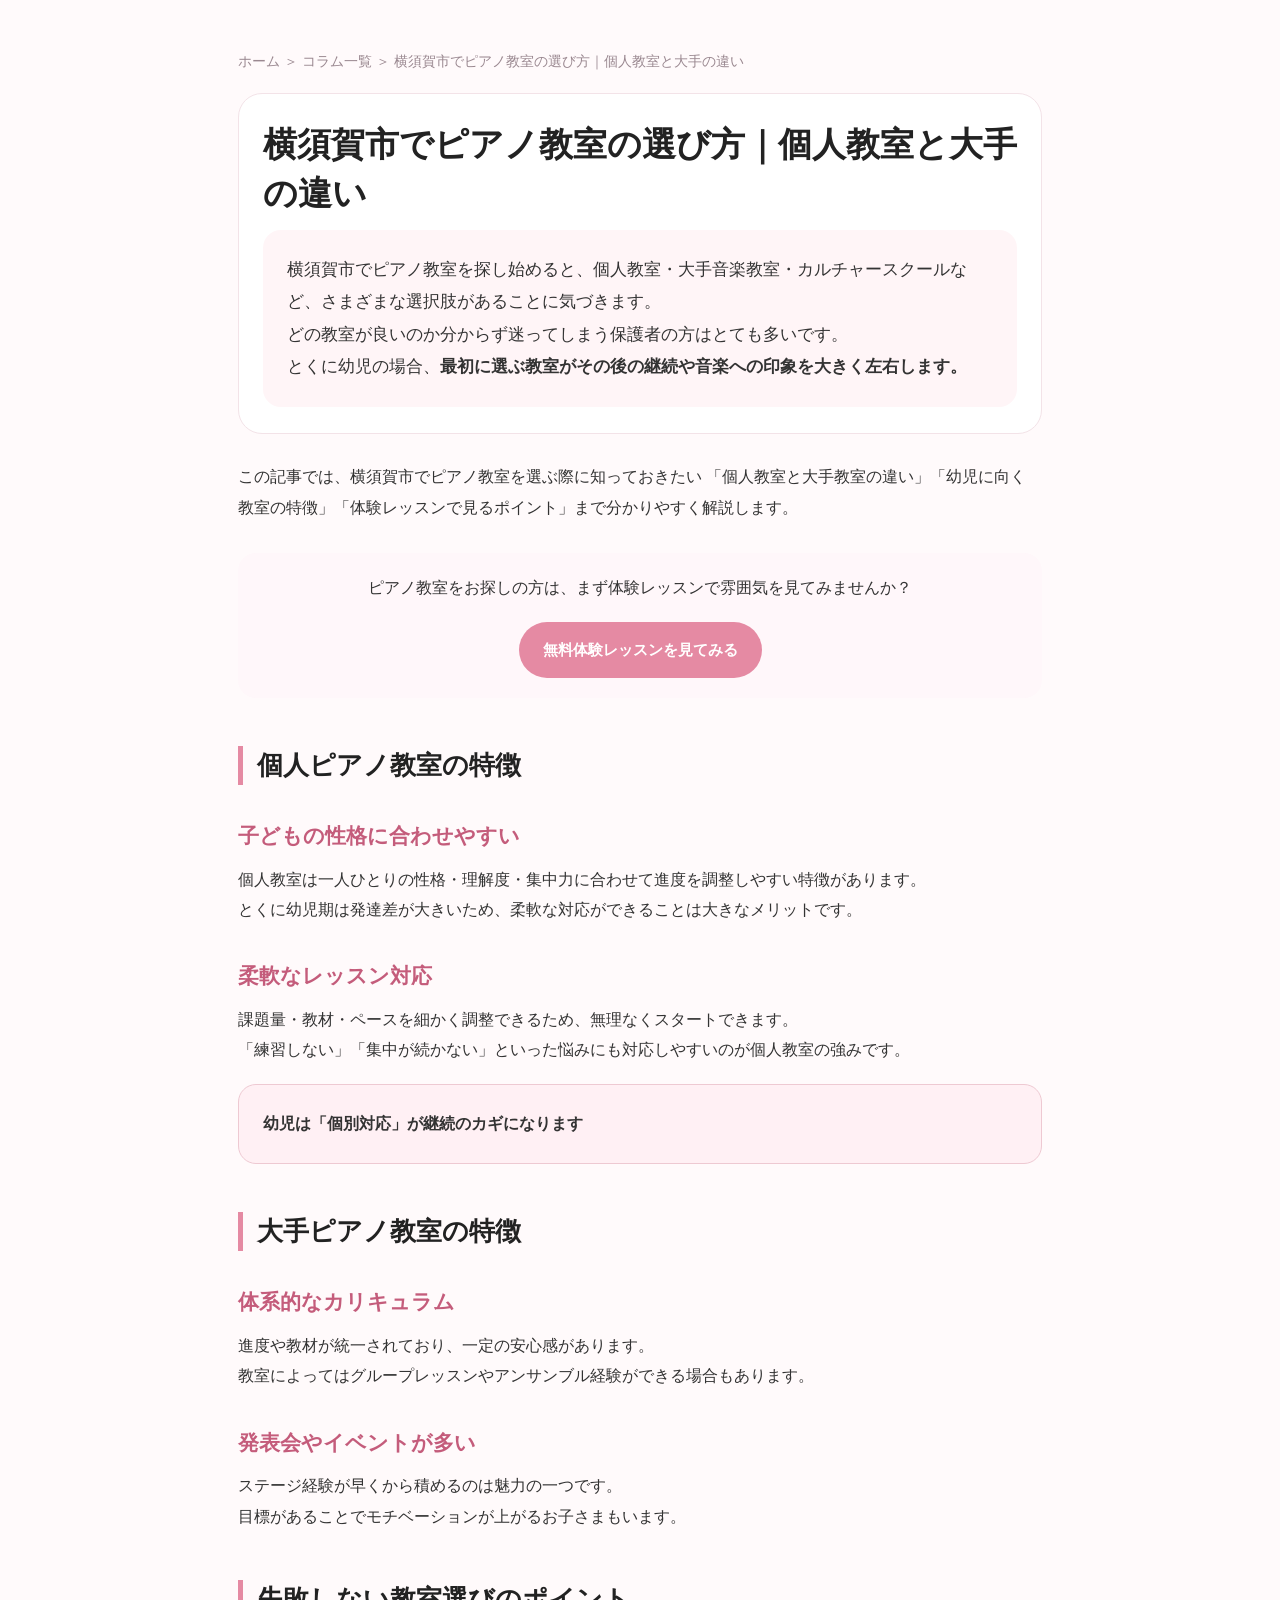
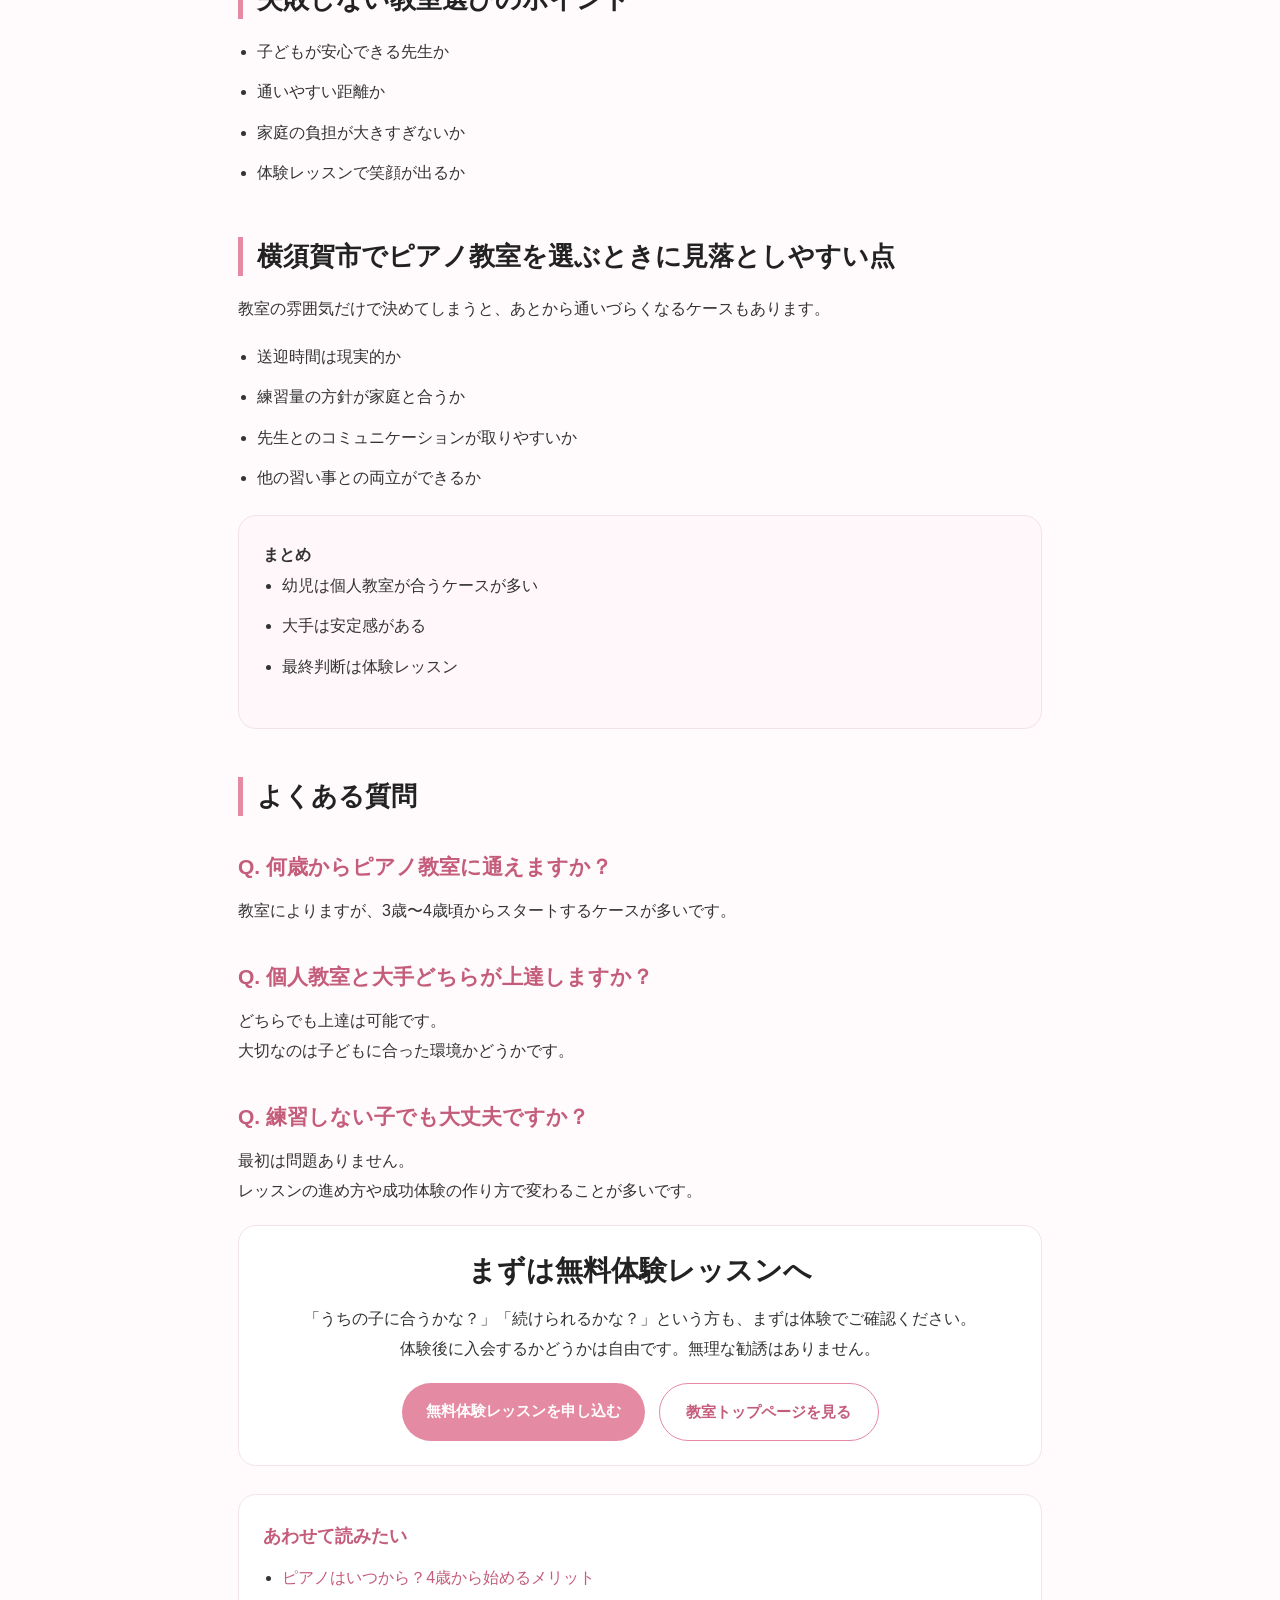
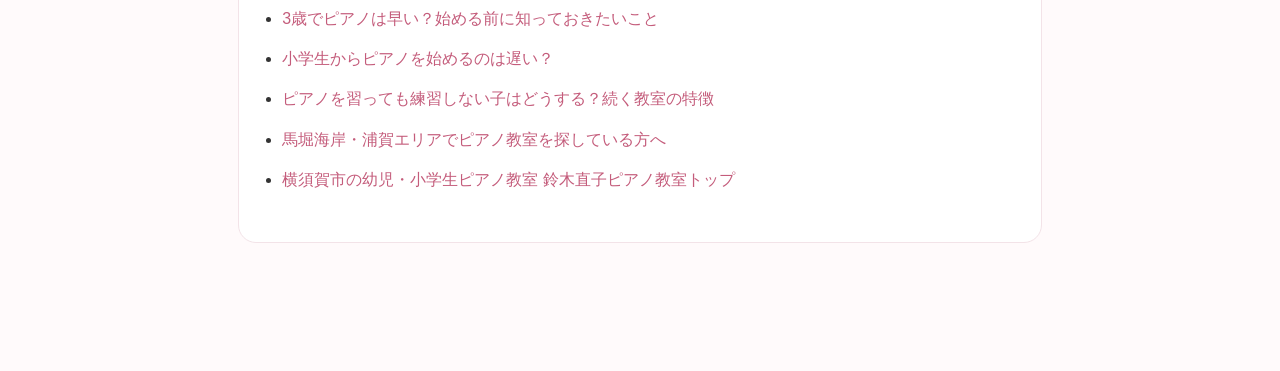
<file: blog/piano-class-choice-yokosuka.html>
<!DOCTYPE html>
<html lang="ja">
<head>
  <meta charset="UTF-8">
  <meta name="viewport" content="width=device-width, initial-scale=1.0">
  <title>横須賀市でピアノ教室の選び方｜個人教室と大手の違い・失敗しない判断基準</title>
  <meta name="description" content="横須賀市でピアノ教室を探している保護者の方へ。個人教室と大手教室の違い、幼児に向く教室の特徴、失敗しない選び方、体験レッスンで確認すべきポイントまで詳しく解説します。">
  <link rel="canonical" href="https://crazy-nuts.github.io/suzuki-piano/blog/piano-class-choice-yokosuka.html">
  <meta name="robots" content="index,follow">
  <link rel="stylesheet" href="../style.css">
</head>
<body class="article-page">
  <main class="article-wrap">
    <nav class="breadcrumb" aria-label="パンくずリスト">
      <a href="../index.html">ホーム</a> ＞
      <a href="./index.html">コラム一覧</a> ＞
      <span aria-current="page">横須賀市でピアノ教室の選び方｜個人教室と大手の違い</span>
    </nav>

    <header class="article-hero">
      <h1>横須賀市でピアノ教室の選び方｜個人教室と大手の違い</h1>
      <p class="lead">
        横須賀市でピアノ教室を探し始めると、個人教室・大手音楽教室・カルチャースクールなど、さまざまな選択肢があることに気づきます。<br>
        どの教室が良いのか分からず迷ってしまう保護者の方はとても多いです。<br>
        とくに幼児の場合、<strong>最初に選ぶ教室がその後の継続や音楽への印象を大きく左右します。</strong>
      </p>
    </header>

    <section class="article-main">
      <p>
        この記事では、横須賀市でピアノ教室を選ぶ際に知っておきたい
        「個人教室と大手教室の違い」「幼児に向く教室の特徴」「体験レッスンで見るポイント」まで分かりやすく解説します。
      </p>
<section class="article-mid-cta">
<p>
ピアノ教室をお探しの方は、まず体験レッスンで雰囲気を見てみませんか？
</p>

<a class="btn btn-primary"
href="https://docs.google.com/forms/d/e/1FAIpQLSfPO43fJrbqBhRFMAvBFYjVZ2mKgjwT_j_esNJCOItore-iYw/viewform"
target="_blank" rel="noopener">
無料体験レッスンを見てみる
</a>
</section>
      <h2>個人ピアノ教室の特徴</h2>

      <h3>子どもの性格に合わせやすい</h3>
      <p>
        個人教室は一人ひとりの性格・理解度・集中力に合わせて進度を調整しやすい特徴があります。<br>
        とくに幼児期は発達差が大きいため、柔軟な対応ができることは大きなメリットです。
      </p>

      <h3>柔軟なレッスン対応</h3>
      <p>
        課題量・教材・ペースを細かく調整できるため、無理なくスタートできます。<br>
        「練習しない」「集中が続かない」といった悩みにも対応しやすいのが個人教室の強みです。
      </p>

      <div class="point-box">
        <strong>幼児は「個別対応」が継続のカギになります</strong>
      </div>

      <h2>大手ピアノ教室の特徴</h2>

      <h3>体系的なカリキュラム</h3>
      <p>
        進度や教材が統一されており、一定の安心感があります。<br>
        教室によってはグループレッスンやアンサンブル経験ができる場合もあります。
      </p>

      <h3>発表会やイベントが多い</h3>
      <p>
        ステージ経験が早くから積めるのは魅力の一つです。<br>
        目標があることでモチベーションが上がるお子さまもいます。
      </p>

      <h2>失敗しない教室選びのポイント</h2>

      <ul>
        <li>子どもが安心できる先生か</li>
        <li>通いやすい距離か</li>
        <li>家庭の負担が大きすぎないか</li>
        <li>体験レッスンで笑顔が出るか</li>
      </ul>

      <h2>横須賀市でピアノ教室を選ぶときに見落としやすい点</h2>

      <p>
        教室の雰囲気だけで決めてしまうと、あとから通いづらくなるケースもあります。
      </p>

      <ul>
        <li>送迎時間は現実的か</li>
        <li>練習量の方針が家庭と合うか</li>
        <li>先生とのコミュニケーションが取りやすいか</li>
        <li>他の習い事との両立ができるか</li>
      </ul>

      <div class="summary-box">
        <strong>まとめ</strong>
        <ul>
          <li>幼児は個人教室が合うケースが多い</li>
          <li>大手は安定感がある</li>
          <li>最終判断は体験レッスン</li>
        </ul>
      </div>

      <h2>よくある質問</h2>

      <h3>Q. 何歳からピアノ教室に通えますか？</h3>
      <p>
        教室によりますが、3歳〜4歳頃からスタートするケースが多いです。
      </p>

      <h3>Q. 個人教室と大手どちらが上達しますか？</h3>
      <p>
        どちらでも上達は可能です。<br>
        大切なのは子どもに合った環境かどうかです。
      </p>

      <h3>Q. 練習しない子でも大丈夫ですか？</h3>
      <p>
        最初は問題ありません。<br>
        レッスンの進め方や成功体験の作り方で変わることが多いです。
      </p>

      <section class="cta-box" aria-label="体験レッスン案内">
        <h2>まずは無料体験レッスンへ</h2>
        <p>「うちの子に合うかな？」「続けられるかな？」という方も、まずは体験でご確認ください。<br>体験後に入会するかどうかは自由です。無理な勧誘はありません。</p>
        <div class="btn-row">
          <a class="btn btn-primary" href="https://docs.google.com/forms/d/e/1FAIpQLSfPO43fJrbqBhRFMAvBFYjVZ2mKgjwT_j_esNJCOItore-iYw/viewform" target="_blank" rel="noopener noreferrer">無料体験レッスンを申し込む</a>
          <a class="btn btn-secondary" href="../index.html">教室トップページを見る</a>
        </div>
      </section>

      <section class="related-box" aria-label="関連記事">
        <span class="box-title">あわせて読みたい</span>
        <ul>
          <li><a href="./piano-start-age-4.html">ピアノはいつから？4歳から始めるメリット</a></li>
          <li><a href="./piano-start-age-3.html">3歳でピアノは早い？始める前に知っておきたいこと</a></li>
          <li><a href="./piano-start-elementary.html">小学生からピアノを始めるのは遅い？</a></li>
          <li><a href="./piano-practice-reluctant-child.html">ピアノを習っても練習しない子はどうする？続く教室の特徴</a></li>
          <li><a href="./piano-school-maborikaigan-uraga.html">馬堀海岸・浦賀エリアでピアノ教室を探している方へ</a></li>
          <li><a href="../index.html">横須賀市の幼児・小学生ピアノ教室 鈴木直子ピアノ教室トップ</a></li>
        </ul>
      </section>
    </section>
  </main>
</body>
</html>
</file>
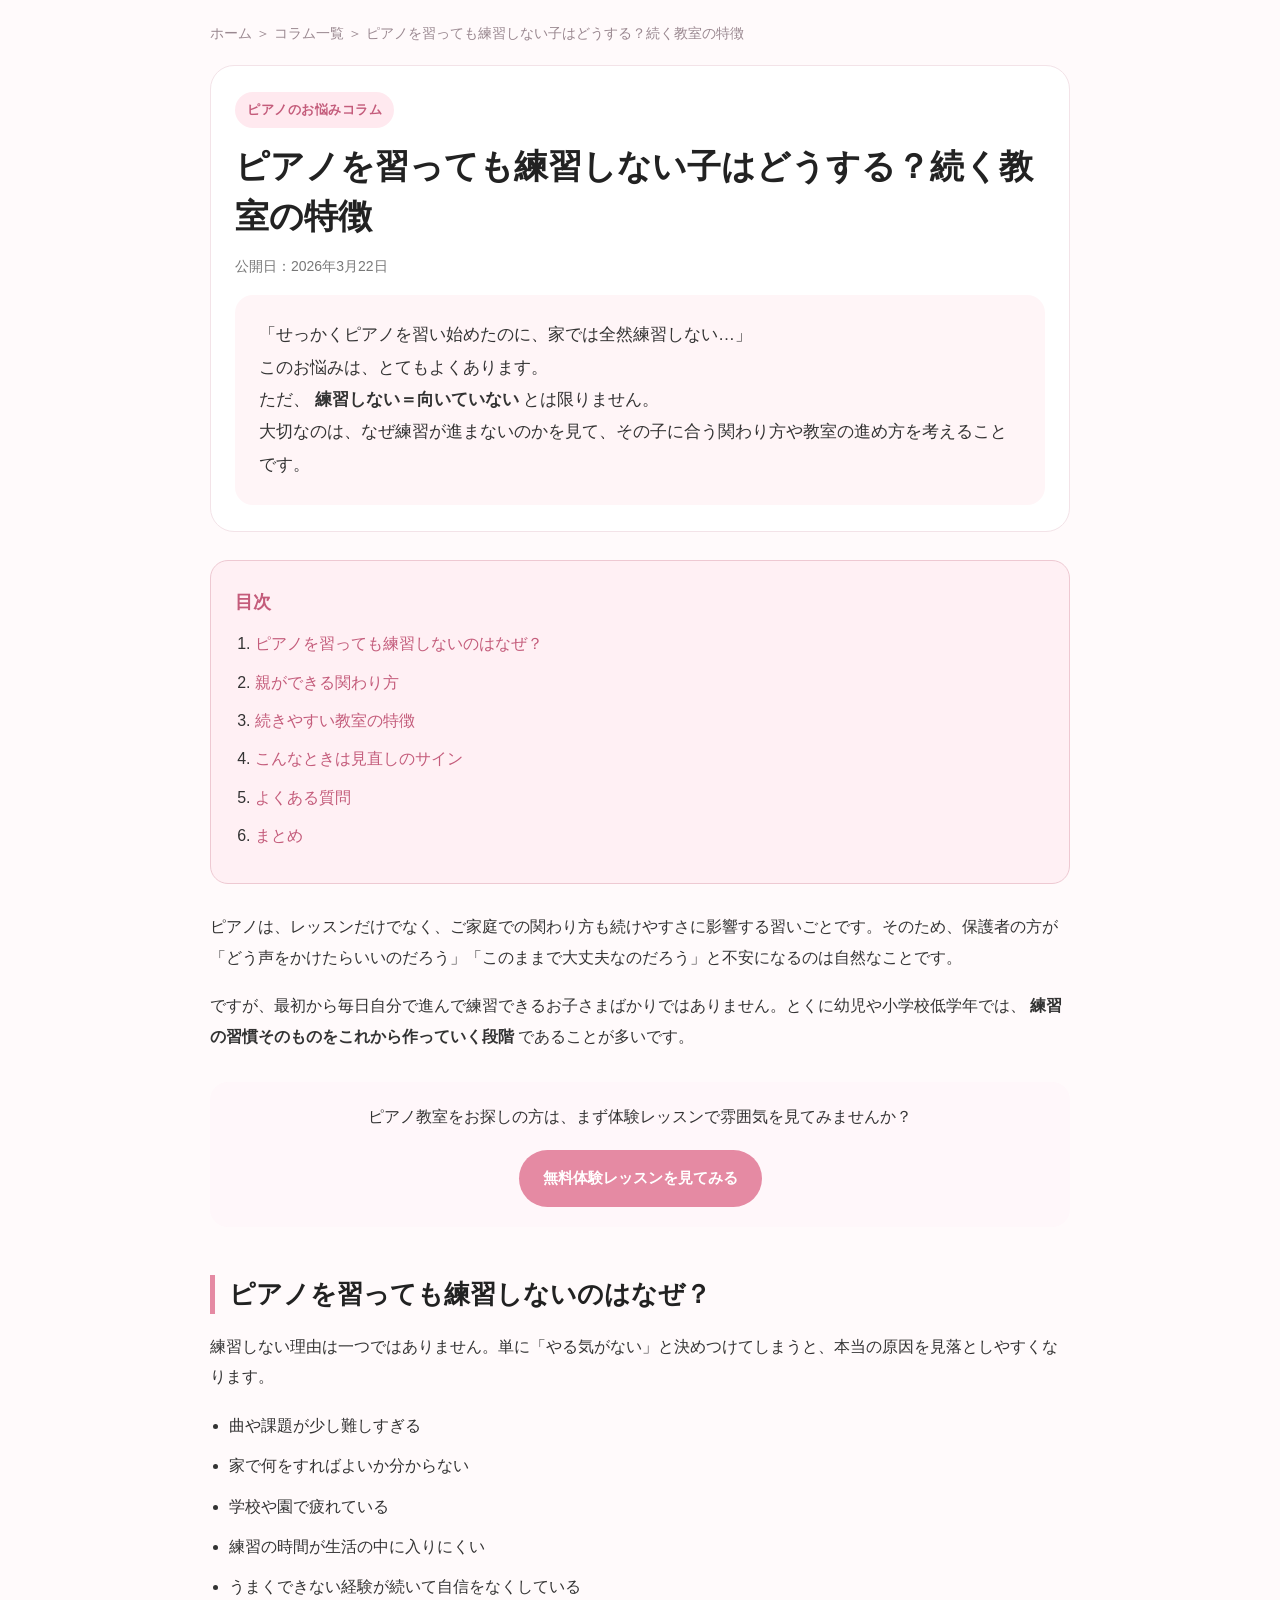
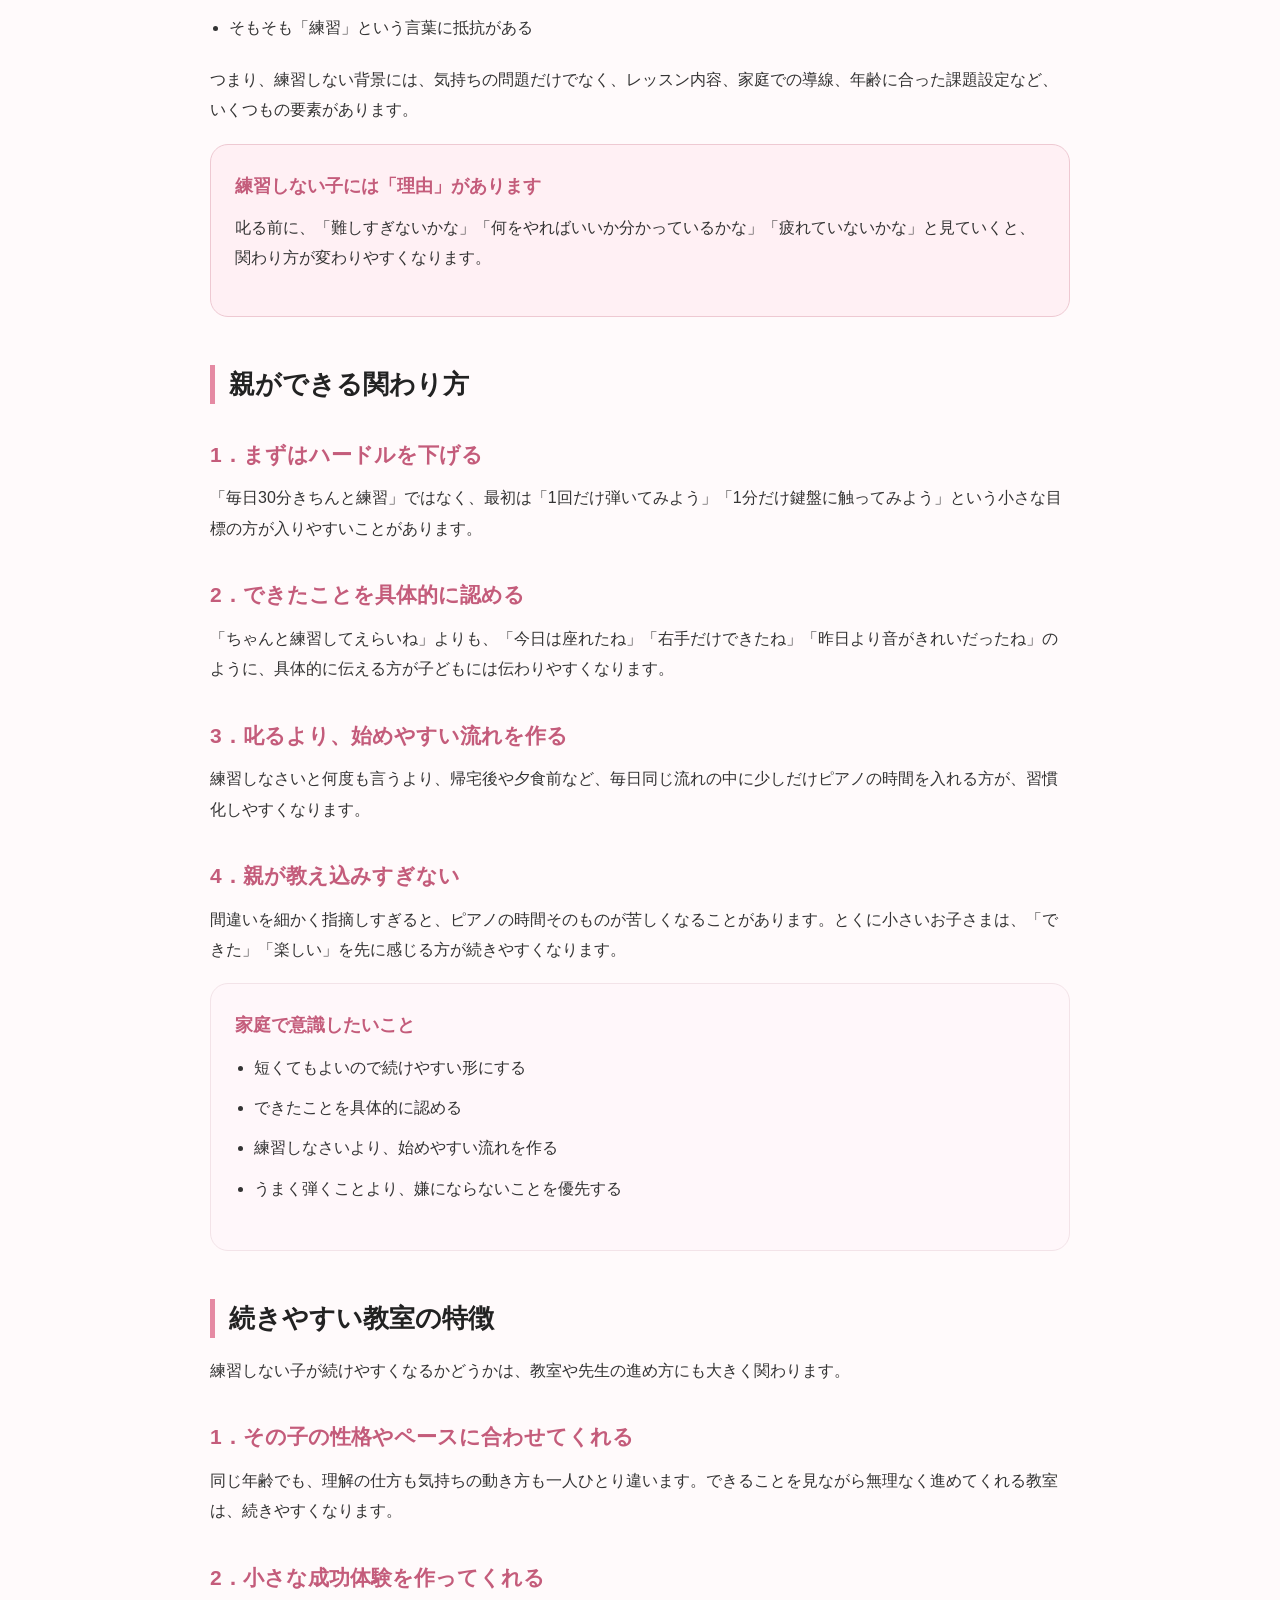
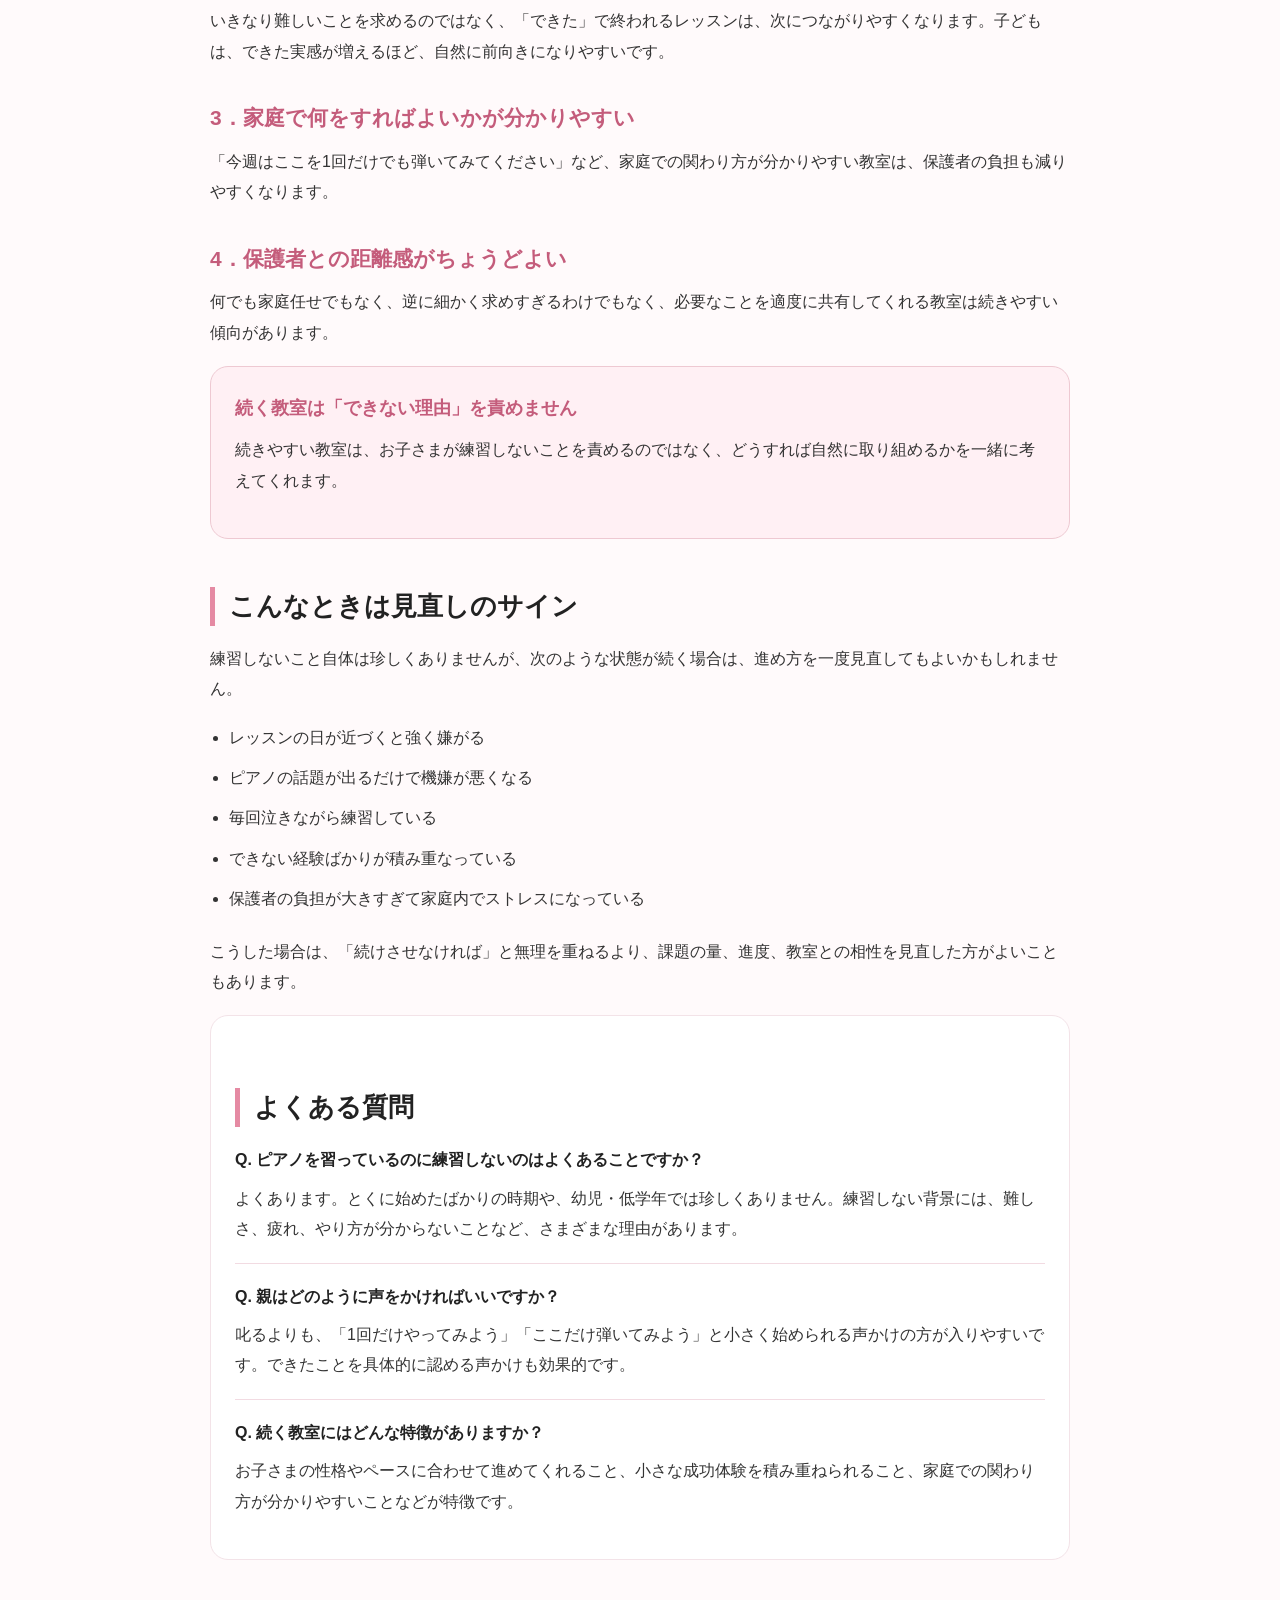
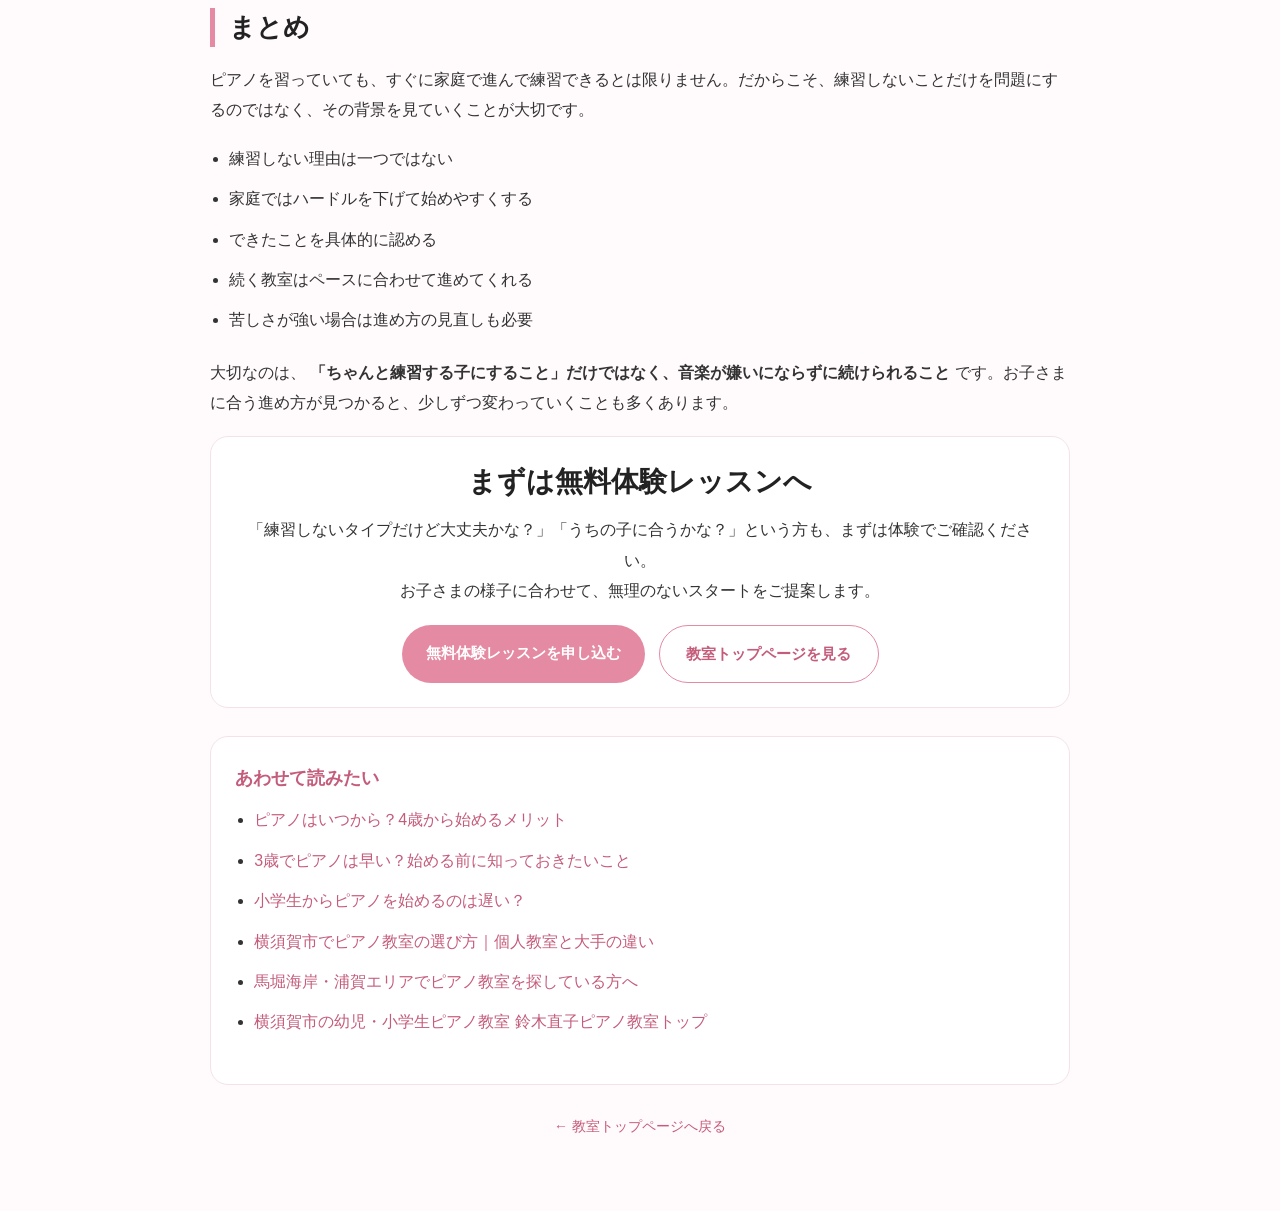
<file: blog/piano-practice-reluctant-child.html>
<!DOCTYPE html>
<html lang="ja">
 <head>
  <meta charset="utf-8"/>
  <meta content="width=device-width,initial-scale=1.0" name="viewport"/>
  <title>
   ピアノを習っても練習しない子はどうする？続く教室の特徴｜横須賀市の幼児・小学生ピアノ教室
  </title>
  <meta content="ピアノを習い始めたのに練習しない子にはどう関わればいい？練習しない理由、親の声かけ、無理なく続く教室の特徴をわかりやすく解説します。" name="description"/>
  <meta content="index, follow" name="robots"/>
  <link href="https://crazy-nuts.github.io/suzuki-piano/blog/piano-practice-reluctant-child.html" rel="canonical"/>
  <meta content="article" property="og:type"/>
  <meta content="鈴木直子ピアノ教室" property="og:site_name"/>
  <meta content="ピアノを習っても練習しない子はどうする？続く教室の特徴" property="og:title"/>
  <meta content="練習しない子への関わり方と、続きやすい教室の特徴を保護者向けにわかりやすく解説します。" property="og:description"/>
  <meta content="https://crazy-nuts.github.io/suzuki-piano/blog/piano-practice-reluctant-child.html" property="og:url"/>
  <meta content="ja_JP" property="og:locale"/>
  <meta content="https://crazy-nuts.github.io/suzuki-piano/images/ogp-piano-practice-reluctant-child.jpg" property="og:image"/>
  <meta content="summary_large_image" name="twitter:card"/>
  <meta content="ピアノを習っても練習しない子はどうする？続く教室の特徴" name="twitter:title"/>
  <meta content="練習しない子への関わり方と、続きやすい教室の特徴を解説。" name="twitter:description"/>
  <meta content="https://crazy-nuts.github.io/suzuki-piano/images/ogp-piano-practice-reluctant-child.jpg" name="twitter:image"/>
  <style>
   :root{--bg:#fffafb;--card:#ffffff;--sub-bg:#fff5f7;--sub-bg-2:#fff0f4;--border:#f3e3e8;--border-strong:#eec9d2;--text:#333333;--text-dark:#222222;--muted:#777777;--accent:#e58aa3;--accent-dark:#c45c7b;--max-width:860px;--radius:18px}*{box-sizing:border-box}html{scroll-behavior:smooth}body{margin:0;background:var(--bg);color:var(--text);font-family:-apple-system,BlinkMacSystemFont,"Hiragino Sans","Yu Gothic","Meiryo",sans-serif;line-height:1.9;-webkit-text-size-adjust:100%}a{color:var(--accent-dark)}.article-page{padding:20px 20px 72px}.article-wrap{max-width:var(--max-width);margin:0 auto}.breadcrumb{font-size:14px;color:#9a8890;margin-bottom:18px}.breadcrumb a{color:#9a8890;text-decoration:none}.breadcrumb a:hover{text-decoration:underline}.article-hero{background:var(--card);border:1px solid var(--border);border-radius:24px;padding:26px 24px;margin-bottom:28px}.article-label{display:inline-block;margin-bottom:14px;padding:6px 12px;border-radius:999px;background:#ffe9ef;color:var(--accent-dark);font-size:13px;font-weight:700;letter-spacing:.04em}h1{margin:0 0 12px;font-size:34px;line-height:1.45;color:var(--text-dark);font-weight:700}.article-meta{font-size:14px;color:var(--muted);margin-bottom:16px}.lead{margin:0;font-size:17px}.toc,.point-box,.summary-box,.faq-box,.cta-box,.related-box{background:var(--card);border:1px solid var(--border);border-radius:var(--radius);padding:24px;margin:0 0 28px}.toc{background:var(--sub-bg-2);border-color:var(--border-strong)}.toc-title,.box-title{display:block;margin-bottom:10px;font-size:18px;font-weight:700;color:var(--accent-dark)}.toc ol{margin:0;padding-left:1.25em}.toc li{margin-bottom:8px}.toc a{text-decoration:none}.toc a:hover{text-decoration:underline}h2{margin:48px 0 18px;padding-left:14px;border-left:5px solid var(--accent);font-size:26px;line-height:1.5;color:var(--text-dark)}h3{margin:34px 0 12px;font-size:21px;line-height:1.6;color:var(--accent-dark)}p{margin:0 0 18px;font-size:16px}ul{margin:0 0 22px 1.2em;padding:0}li{margin-bottom:10px;font-size:16px}.point-box{background:var(--sub-bg-2);border-color:var(--border-strong)}.summary-box{background:#fff7fa}.faq-item+.faq-item{margin-top:18px;padding-top:18px;border-top:1px solid #f2dbe2}.faq-q{margin:0 0 8px;font-weight:700;color:var(--text-dark)}.cta-box{margin-top:42px;text-align:center;background:linear-gradient(135deg,#fff3f7 0%,#fffafd 100%);border-color:#f1d5de}.cta-box h2{border:0;padding:0;margin:0 0 12px;font-size:28px}.btn-row{display:flex;flex-wrap:wrap;gap:14px;justify-content:center;margin-top:18px}.btn{display:inline-block;min-width:220px;padding:14px 24px;border-radius:999px;text-decoration:none;font-size:15px;font-weight:700;transition:transform .2s ease,opacity .2s ease,background .2s ease;box-sizing:border-box;text-align:center}.btn-primary{background:var(--accent);color:#ffffff}.btn-primary:hover{opacity:.92;transform:translateY(-1px)}.btn-secondary{background:#ffffff;color:var(--accent-dark);border:1px solid var(--accent)}.btn-secondary:hover{background:#fff0f4}.related-box ul{margin-left:1.2em}.related-box a{text-decoration:none}.related-box a:hover{text-decoration:underline}.back-top{margin-top:12px;text-align:center;font-size:14px}.back-top a{text-decoration:none}.back-top a:hover{text-decoration:underline}@media (max-width:767px){.article-page{padding:16px 16px 56px}.article-hero,.toc,.point-box,.summary-box,.faq-box,.cta-box,.related-box{padding:20px 18px}h1{font-size:28px}h2{font-size:22px}h3{font-size:19px}.lead{font-size:16px}.btn{width:100%;min-width:0}}
  </style>
  <script type="application/ld+json">
   {"@context":"https://schema.org","@type":"Article","headline":"ピアノを習っても練習しない子はどうする？続く教室の特徴","description":"ピアノを習っても練習しない子への関わり方や、無理なく続く教室の特徴をわかりやすく解説します。","inLanguage":"ja","author":{"@type":"Person","name":"鈴木直子"},"publisher":{"@type":"Organization","name":"鈴木直子ピアノ教室"},"mainEntityOfPage":{"@type":"WebPage","@id":"https://crazy-nuts.github.io/suzuki-piano/blog/piano-practice-reluctant-child.html"},"url":"https://crazy-nuts.github.io/suzuki-piano/blog/piano-practice-reluctant-child.html"}
  </script>
  <script type="application/ld+json">
   {"@context":"https://schema.org","@type":"FAQPage","mainEntity":[{"@type":"Question","name":"ピアノを習っているのに練習しないのはよくあることですか？","acceptedAnswer":{"@type":"Answer","text":"よくあります。練習しないのはやる気がないからとは限らず、難しすぎる、疲れている、何をすればよいか分からない、レッスンの進み方が合っていないなど、さまざまな理由があります。"}},{"@type":"Question","name":"親はどのように声をかければいいですか？","acceptedAnswer":{"@type":"Answer","text":"叱るよりも、短い時間でできる目標を一緒に作ったり、できたことを具体的に認めたりする声かけが有効です。毎日長時間より、まずは少しだけ鍵盤に触れる習慣を作る方が続きやすくなります。"}},{"@type":"Question","name":"続く教室にはどんな特徴がありますか？","acceptedAnswer":{"@type":"Answer","text":"お子さまの性格やペースに合わせて進めてくれること、できたことを積み重ねられること、保護者とも適度に連携できること、無理に難しくしすぎないことなどが特徴です。"}}]}
  </script>
  <link href="../style.css" rel="stylesheet"/>
 </head>
 <body>
  <main class="article-page">
   <article class="article-wrap">
    <nav aria-label="パンくずリスト" class="breadcrumb">
     <a href="../index.html">
      ホーム
     </a>
     ＞
     <a href="./index.html">
      コラム一覧
     </a>
     ＞
     <span aria-current="page">
      ピアノを習っても練習しない子はどうする？続く教室の特徴
     </span>
    </nav>
    <header class="article-hero">
     <div class="article-label">
      ピアノのお悩みコラム
     </div>
     <h1>
      ピアノを習っても練習しない子はどうする？続く教室の特徴
     </h1>
     <div class="article-meta">
      公開日：2026年3月22日
     </div>
     <p class="lead">
      「せっかくピアノを習い始めたのに、家では全然練習しない…」
      <br/>
      このお悩みは、とてもよくあります。
      <br/>
      ただ、
      <strong>
       練習しない＝向いていない
      </strong>
      とは限りません。
      <br/>
      大切なのは、なぜ練習が進まないのかを見て、その子に合う関わり方や教室の進め方を考えることです。
     </p>
    </header>
    <section aria-label="目次" class="toc">
     <span class="toc-title">
      目次
     </span>
     <ol>
      <li>
       <a href="#why-not-practice">
        ピアノを習っても練習しないのはなぜ？
       </a>
      </li>
      <li>
       <a href="#what-parent-can-do">
        親ができる関わり方
       </a>
      </li>
      <li>
       <a href="#good-school">
        続きやすい教室の特徴
       </a>
      </li>
      <li>
       <a href="#when-worry">
        こんなときは見直しのサイン
       </a>
      </li>
      <li>
       <a href="#faq">
        よくある質問
       </a>
      </li>
      <li>
       <a href="#summary">
        まとめ
       </a>
      </li>
     </ol>
    </section>
    <div class="article-main">
     <p>
      ピアノは、レッスンだけでなく、ご家庭での関わり方も続けやすさに影響する習いごとです。そのため、保護者の方が「どう声をかけたらいいのだろう」「このままで大丈夫なのだろう」と不安になるのは自然なことです。
     </p>
     <p>
      ですが、最初から毎日自分で進んで練習できるお子さまばかりではありません。とくに幼児や小学校低学年では、
      <strong>
       練習の習慣そのものをこれから作っていく段階
      </strong>
      であることが多いです。
     </p>
<section class="article-mid-cta">
<p>
ピアノ教室をお探しの方は、まず体験レッスンで雰囲気を見てみませんか？
</p>

<a class="btn btn-primary"
href="https://docs.google.com/forms/d/e/1FAIpQLSfPO43fJrbqBhRFMAvBFYjVZ2mKgjwT_j_esNJCOItore-iYw/viewform"
target="_blank" rel="noopener">
無料体験レッスンを見てみる
</a>
</section>
     <h2 id="why-not-practice">
      ピアノを習っても練習しないのはなぜ？
     </h2>
     <p>
      練習しない理由は一つではありません。単に「やる気がない」と決めつけてしまうと、本当の原因を見落としやすくなります。
     </p>
     <ul>
      <li>
       曲や課題が少し難しすぎる
      </li>
      <li>
       家で何をすればよいか分からない
      </li>
      <li>
       学校や園で疲れている
      </li>
      <li>
       練習の時間が生活の中に入りにくい
      </li>
      <li>
       うまくできない経験が続いて自信をなくしている
      </li>
      <li>
       そもそも「練習」という言葉に抵抗がある
      </li>
     </ul>
     <p>
      つまり、練習しない背景には、気持ちの問題だけでなく、レッスン内容、家庭での導線、年齢に合った課題設定など、いくつもの要素があります。
     </p>
     <div class="point-box">
      <span class="box-title">
       練習しない子には「理由」があります
      </span>
      <p>
       叱る前に、「難しすぎないかな」「何をやればいいか分かっているかな」「疲れていないかな」と見ていくと、関わり方が変わりやすくなります。
      </p>
     </div>
     <h2 id="what-parent-can-do">
      親ができる関わり方
     </h2>
     <h3>
      1．まずはハードルを下げる
     </h3>
     <p>
      「毎日30分きちんと練習」ではなく、最初は「1回だけ弾いてみよう」「1分だけ鍵盤に触ってみよう」という小さな目標の方が入りやすいことがあります。
     </p>
     <h3>
      2．できたことを具体的に認める
     </h3>
     <p>
      「ちゃんと練習してえらいね」よりも、「今日は座れたね」「右手だけできたね」「昨日より音がきれいだったね」のように、具体的に伝える方が子どもには伝わりやすくなります。
     </p>
     <h3>
      3．叱るより、始めやすい流れを作る
     </h3>
     <p>
      練習しなさいと何度も言うより、帰宅後や夕食前など、毎日同じ流れの中に少しだけピアノの時間を入れる方が、習慣化しやすくなります。
     </p>
     <h3>
      4．親が教え込みすぎない
     </h3>
     <p>
      間違いを細かく指摘しすぎると、ピアノの時間そのものが苦しくなることがあります。とくに小さいお子さまは、「できた」「楽しい」を先に感じる方が続きやすくなります。
     </p>
     <div class="summary-box">
      <span class="box-title">
       家庭で意識したいこと
      </span>
      <ul>
       <li>
        短くてもよいので続けやすい形にする
       </li>
       <li>
        できたことを具体的に認める
       </li>
       <li>
        練習しなさいより、始めやすい流れを作る
       </li>
       <li>
        うまく弾くことより、嫌にならないことを優先する
       </li>
      </ul>
     </div>
     <h2 id="good-school">
      続きやすい教室の特徴
     </h2>
     <p>
      練習しない子が続けやすくなるかどうかは、教室や先生の進め方にも大きく関わります。
     </p>
     <h3>
      1．その子の性格やペースに合わせてくれる
     </h3>
     <p>
      同じ年齢でも、理解の仕方も気持ちの動き方も一人ひとり違います。できることを見ながら無理なく進めてくれる教室は、続きやすくなります。
     </p>
     <h3>
      2．小さな成功体験を作ってくれる
     </h3>
     <p>
      いきなり難しいことを求めるのではなく、「できた」で終われるレッスンは、次につながりやすくなります。子どもは、できた実感が増えるほど、自然に前向きになりやすいです。
     </p>
     <h3>
      3．家庭で何をすればよいかが分かりやすい
     </h3>
     <p>
      「今週はここを1回だけでも弾いてみてください」など、家庭での関わり方が分かりやすい教室は、保護者の負担も減りやすくなります。
     </p>
     <h3>
      4．保護者との距離感がちょうどよい
     </h3>
     <p>
      何でも家庭任せでもなく、逆に細かく求めすぎるわけでもなく、必要なことを適度に共有してくれる教室は続きやすい傾向があります。
     </p>
     <div class="point-box">
      <span class="box-title">
       続く教室は「できない理由」を責めません
      </span>
      <p>
       続きやすい教室は、お子さまが練習しないことを責めるのではなく、どうすれば自然に取り組めるかを一緒に考えてくれます。
      </p>
     </div>
     <h2 id="when-worry">
      こんなときは見直しのサイン
     </h2>
     <p>
      練習しないこと自体は珍しくありませんが、次のような状態が続く場合は、進め方を一度見直してもよいかもしれません。
     </p>
     <ul>
      <li>
       レッスンの日が近づくと強く嫌がる
      </li>
      <li>
       ピアノの話題が出るだけで機嫌が悪くなる
      </li>
      <li>
       毎回泣きながら練習している
      </li>
      <li>
       できない経験ばかりが積み重なっている
      </li>
      <li>
       保護者の負担が大きすぎて家庭内でストレスになっている
      </li>
     </ul>
     <p>
      こうした場合は、「続けさせなければ」と無理を重ねるより、課題の量、進度、教室との相性を見直した方がよいこともあります。
     </p>
     <section aria-labelledby="faq-heading" class="faq-box" id="faq">
      <h2 id="faq-heading">
       よくある質問
      </h2>
      <div class="faq-item">
       <p class="faq-q">
        Q. ピアノを習っているのに練習しないのはよくあることですか？
       </p>
       <p>
        よくあります。とくに始めたばかりの時期や、幼児・低学年では珍しくありません。練習しない背景には、難しさ、疲れ、やり方が分からないことなど、さまざまな理由があります。
       </p>
      </div>
      <div class="faq-item">
       <p class="faq-q">
        Q. 親はどのように声をかければいいですか？
       </p>
       <p>
        叱るよりも、「1回だけやってみよう」「ここだけ弾いてみよう」と小さく始められる声かけの方が入りやすいです。できたことを具体的に認める声かけも効果的です。
       </p>
      </div>
      <div class="faq-item">
       <p class="faq-q">
        Q. 続く教室にはどんな特徴がありますか？
       </p>
       <p>
        お子さまの性格やペースに合わせて進めてくれること、小さな成功体験を積み重ねられること、家庭での関わり方が分かりやすいことなどが特徴です。
       </p>
      </div>
     </section>
     <h2 id="summary">
      まとめ
     </h2>
     <p>
      ピアノを習っていても、すぐに家庭で進んで練習できるとは限りません。だからこそ、練習しないことだけを問題にするのではなく、その背景を見ていくことが大切です。
     </p>
     <ul>
      <li>
       練習しない理由は一つではない
      </li>
      <li>
       家庭ではハードルを下げて始めやすくする
      </li>
      <li>
       できたことを具体的に認める
      </li>
      <li>
       続く教室はペースに合わせて進めてくれる
      </li>
      <li>
       苦しさが強い場合は進め方の見直しも必要
      </li>
     </ul>
     <p>
      大切なのは、
      <strong>
       「ちゃんと練習する子にすること」だけではなく、音楽が嫌いにならずに続けられること
      </strong>
      です。お子さまに合う進め方が見つかると、少しずつ変わっていくことも多くあります。
     </p>
     <section aria-label="体験レッスン案内" class="cta-box">
      <h2>
       まずは無料体験レッスンへ
      </h2>
      <p>
       「練習しないタイプだけど大丈夫かな？」「うちの子に合うかな？」という方も、まずは体験でご確認ください。
       <br/>
       お子さまの様子に合わせて、無理のないスタートをご提案します。
      </p>
      <div class="btn-row">
       <a class="btn btn-primary" href="https://docs.google.com/forms/d/e/1FAIpQLSfPO43fJrbqBhRFMAvBFYjVZ2mKgjwT_j_esNJCOItore-iYw/viewform" rel="noopener noreferrer" target="_blank">
        無料体験レッスンを申し込む
       </a>
       <a class="btn btn-secondary" href="../index.html">
        教室トップページを見る
       </a>
      </div>
     </section>
     <section aria-label="関連記事" class="related-box">
      <span class="box-title">
       あわせて読みたい
      </span>
      <ul>
       <li>
        <a href="./piano-start-age-4.html">
         ピアノはいつから？4歳から始めるメリット
        </a>
       </li>
       <li>
        <a href="./piano-start-age-3.html">
         3歳でピアノは早い？始める前に知っておきたいこと
        </a>
       </li>
       <li>
        <a href="./piano-start-elementary.html">
         小学生からピアノを始めるのは遅い？
        </a>
       </li>
       <li>
        <a href="./piano-class-choice-yokosuka.html">
         横須賀市でピアノ教室の選び方｜個人教室と大手の違い
        </a>
       </li>
       <li>
        <a href="./piano-school-maborikaigan-uraga.html">
         馬堀海岸・浦賀エリアでピアノ教室を探している方へ
        </a>
       </li>
       <li>
        <a href="../index.html">
         横須賀市の幼児・小学生ピアノ教室 鈴木直子ピアノ教室トップ
        </a>
       </li>
      </ul>
     </section>
     <div class="back-top">
      <a href="../index.html">
       ← 教室トップページへ戻る
      </a>
     </div>
    </div>
   </article>
  </main>
 </body>
</html>
</file>
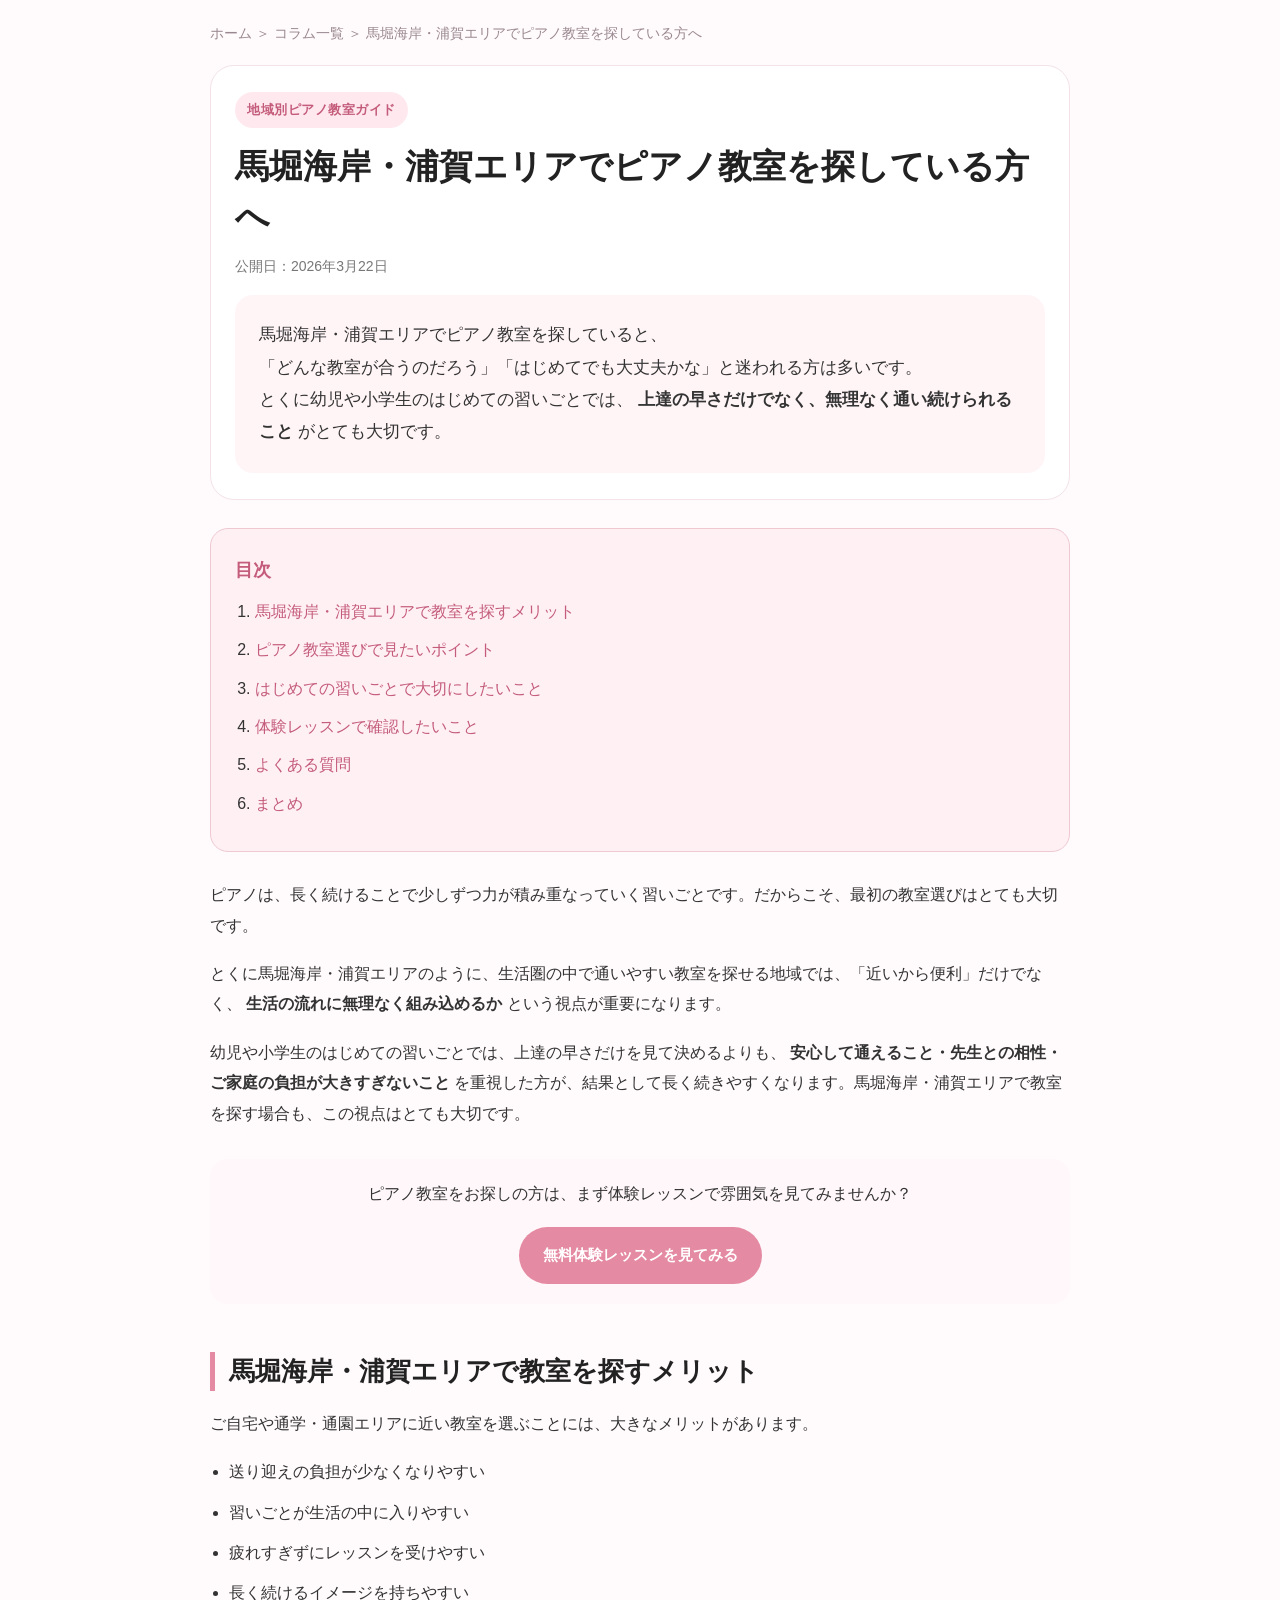
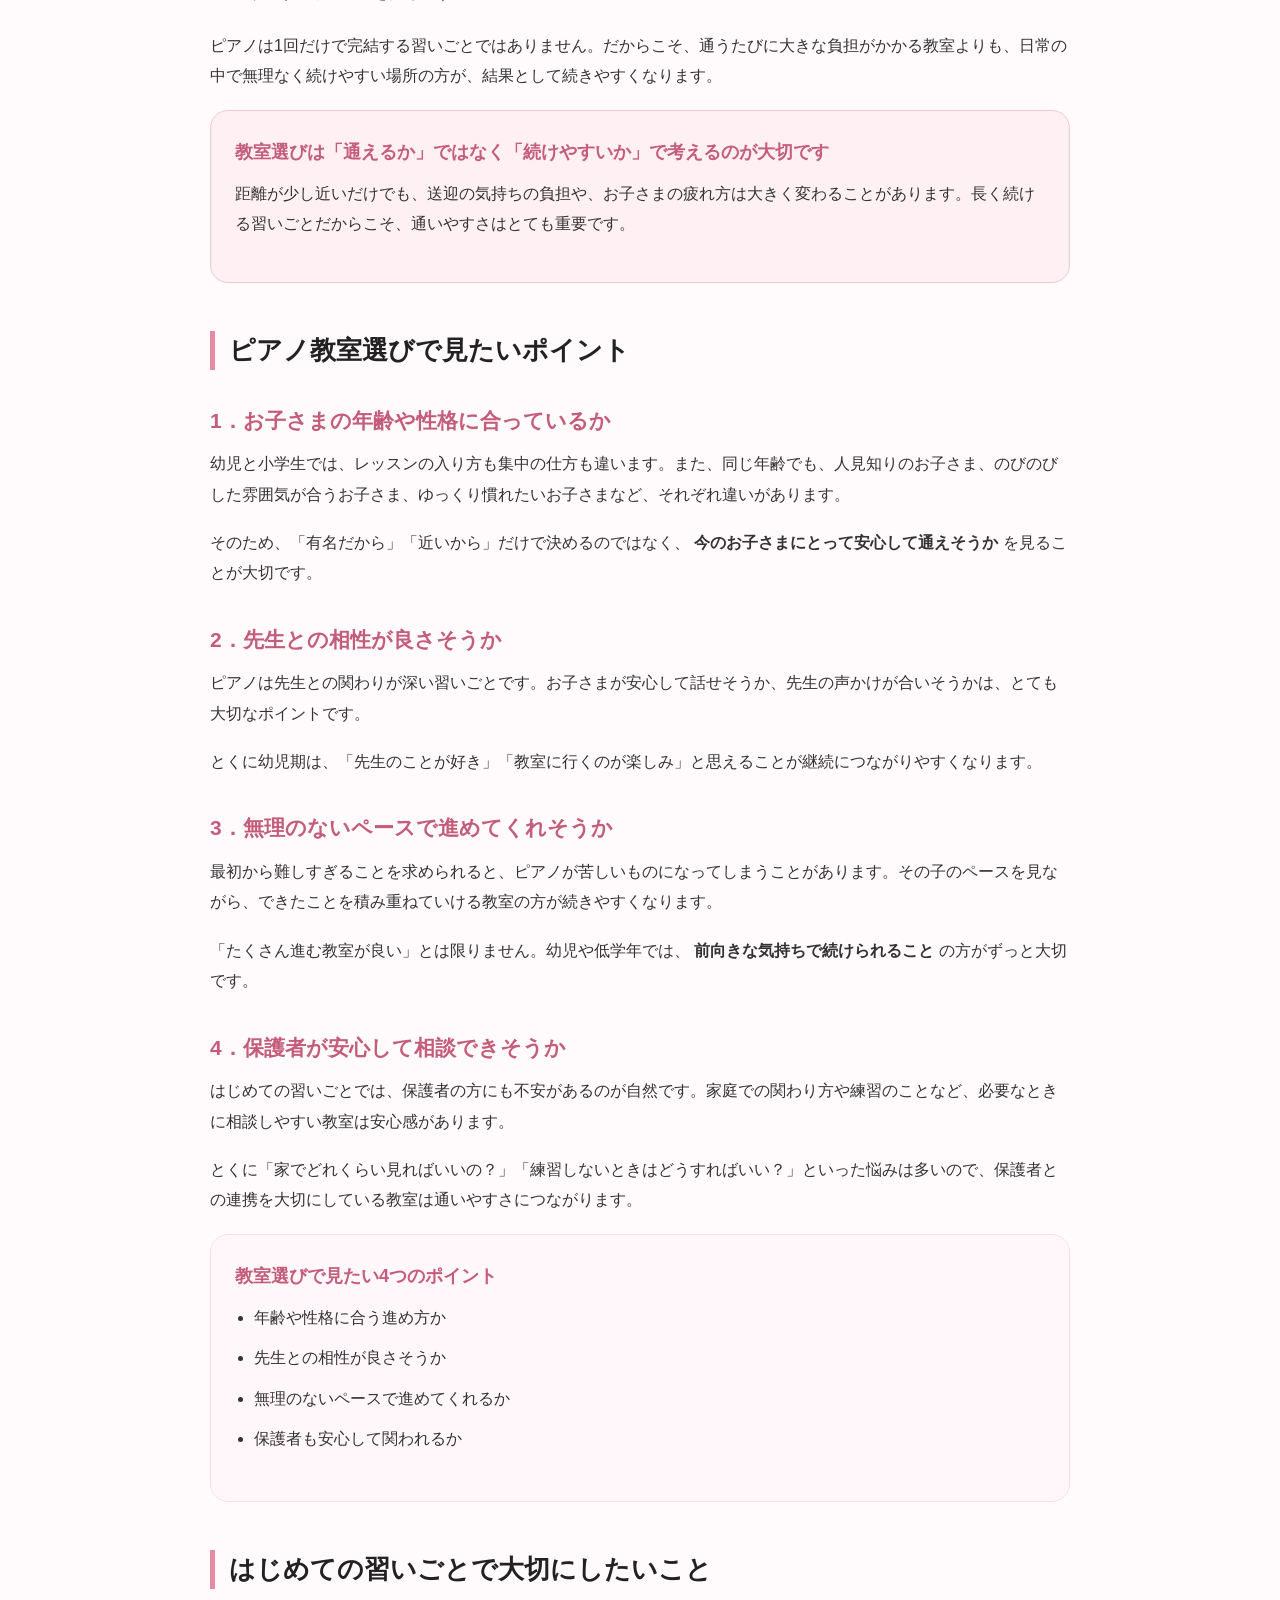
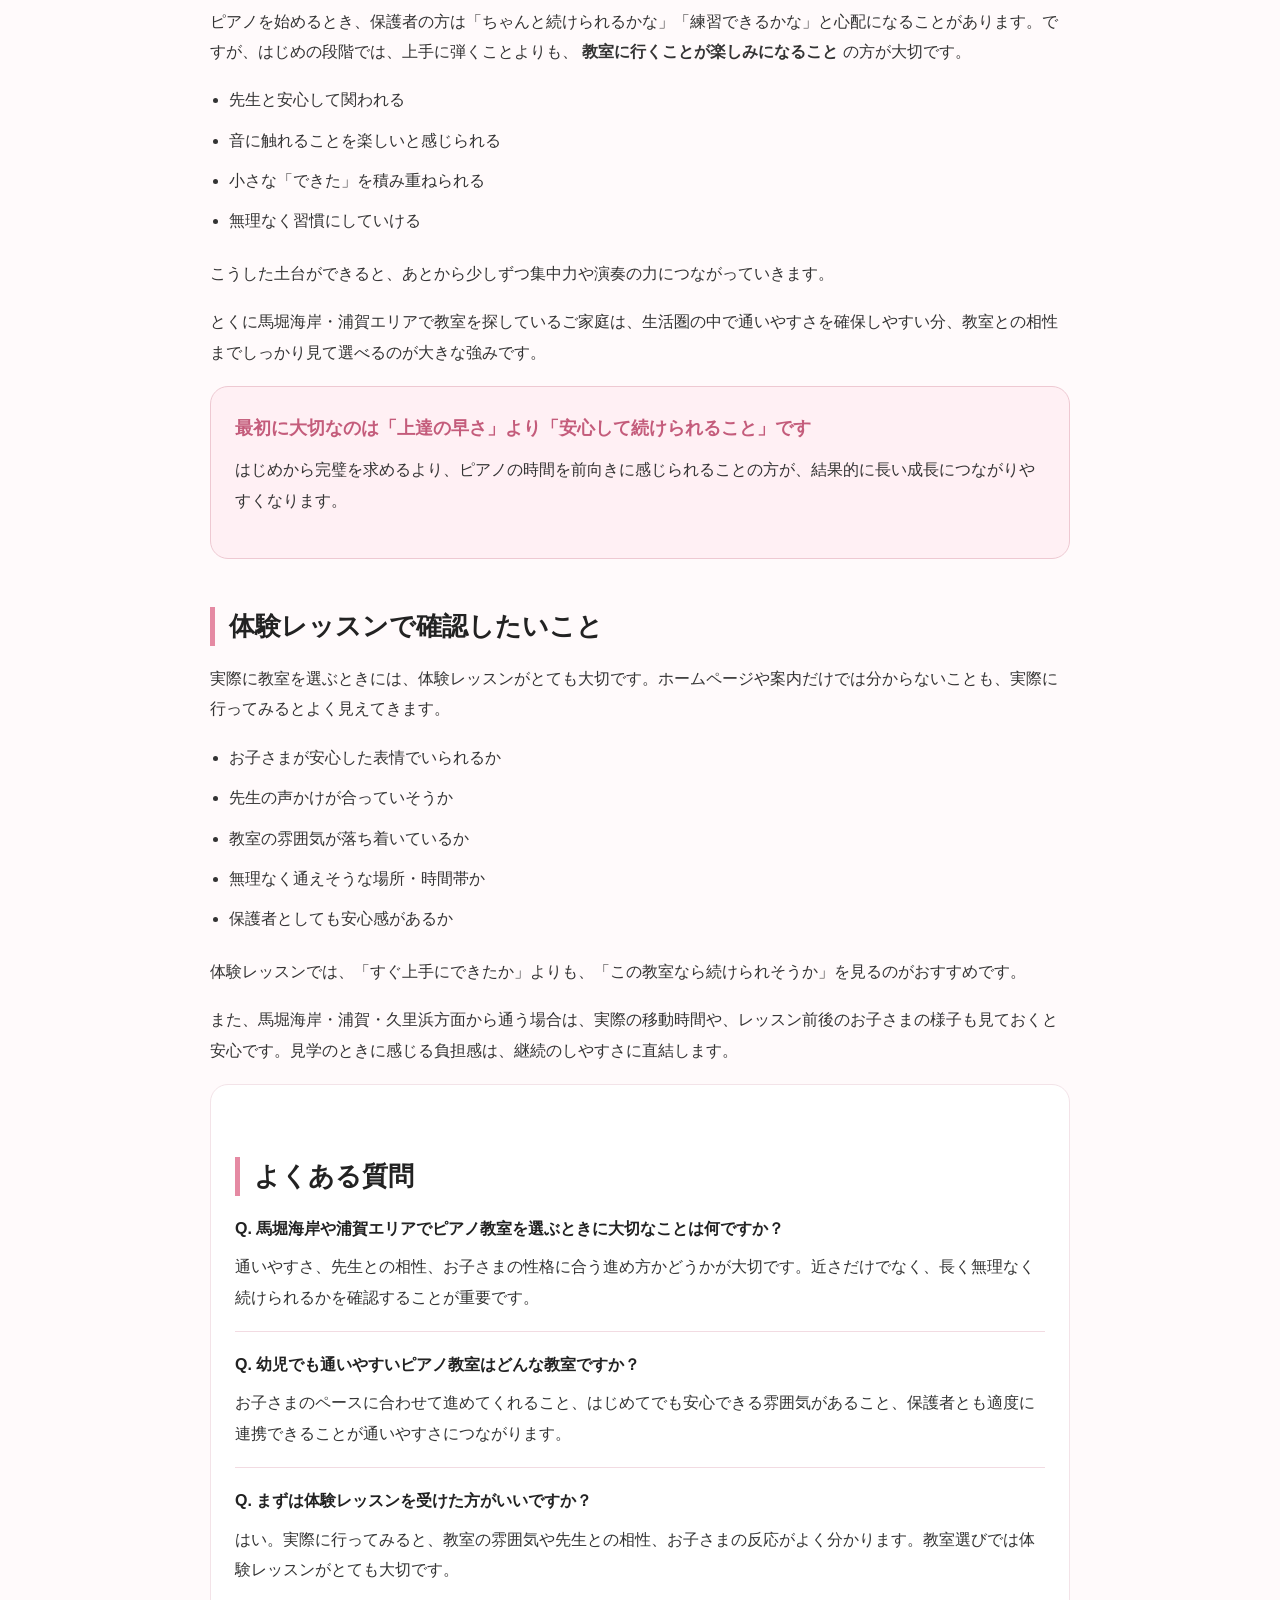
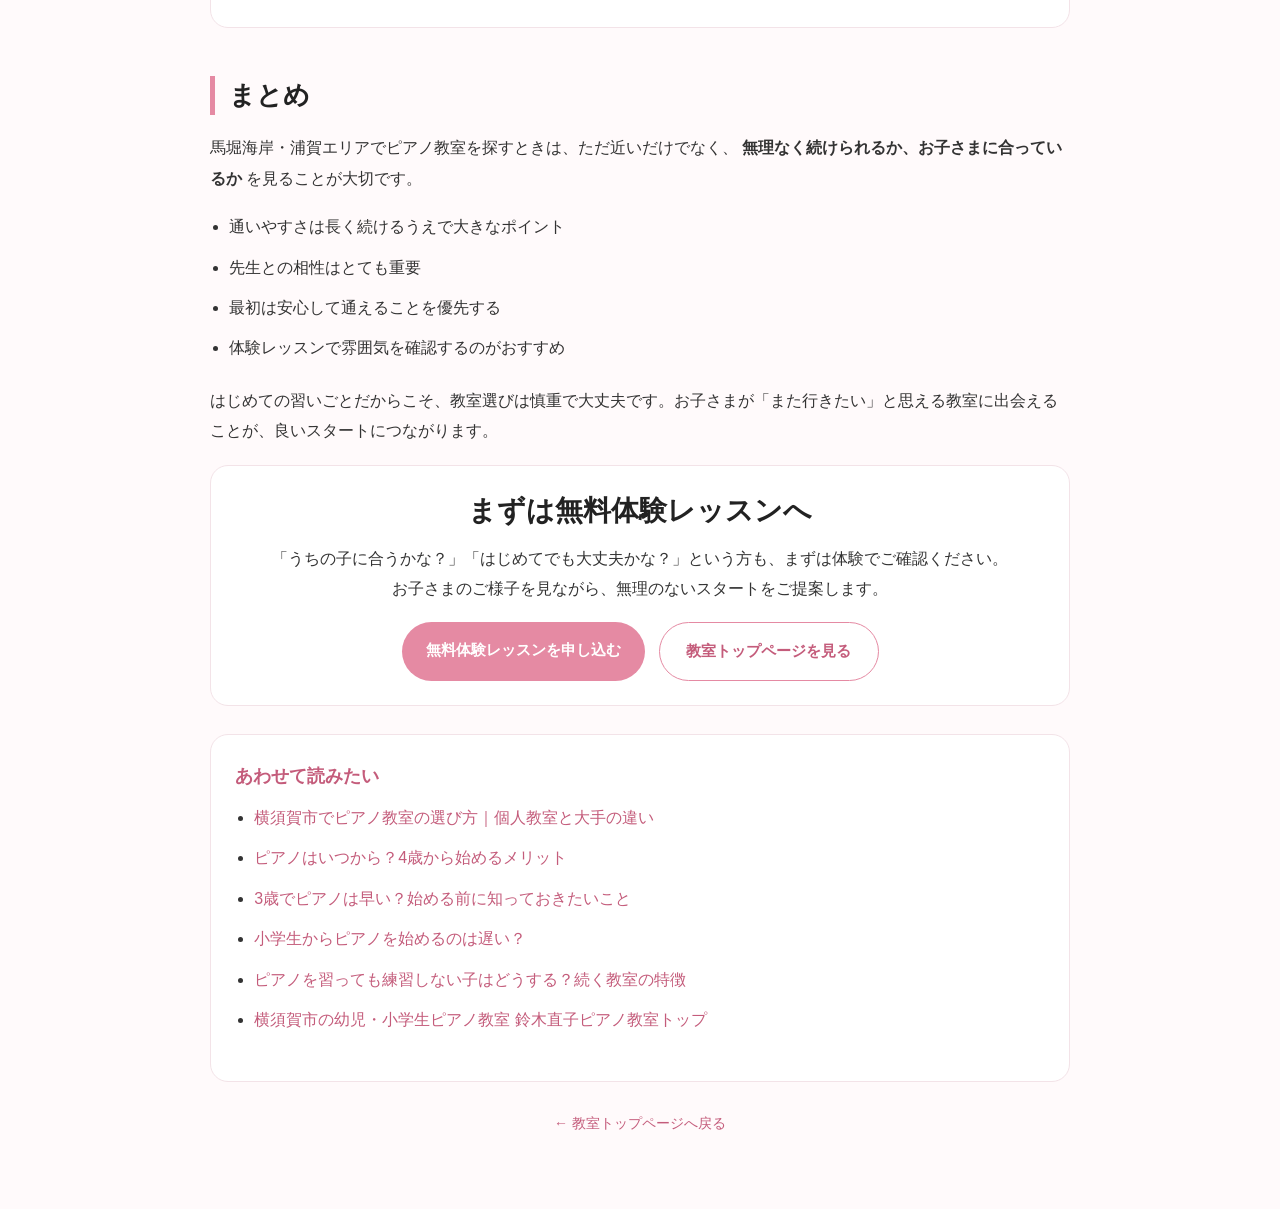
<file: blog/piano-school-maborikaigan-uraga.html>
<!DOCTYPE html>
<html lang="ja">
 <head>
  <meta charset="utf-8"/>
  <meta content="width=device-width,initial-scale=1.0" name="viewport"/>
  <title>
   馬堀海岸・浦賀エリアでピアノ教室を探している方へ｜横須賀市の幼児・小学生ピアノ教室
  </title>
  <meta content="馬堀海岸・浦賀エリアでピアノ教室を探している方へ。通いやすい教室選びのポイントや、幼児・小学生のはじめての習いごとで大切にしたいことをわかりやすくご紹介します。" name="description"/>
  <meta content="index, follow" name="robots"/>
  <link href="https://crazy-nuts.github.io/suzuki-piano/blog/piano-school-maborikaigan-uraga.html" rel="canonical"/>
  <meta content="article" property="og:type"/>
  <meta content="鈴木直子ピアノ教室" property="og:site_name"/>
  <meta content="馬堀海岸・浦賀エリアでピアノ教室を探している方へ" property="og:title"/>
  <meta content="馬堀海岸・浦賀エリアで通いやすいピアノ教室を探している保護者の方へ。教室選びのポイントをわかりやすくご紹介します。" property="og:description"/>
  <meta content="https://crazy-nuts.github.io/suzuki-piano/blog/piano-school-maborikaigan-uraga.html" property="og:url"/>
  <meta content="ja_JP" property="og:locale"/>
  <meta content="https://crazy-nuts.github.io/suzuki-piano/images/ogp-piano-school-maborikaigan-uraga.jpg" property="og:image"/>
  <meta content="summary_large_image" name="twitter:card"/>
  <meta content="馬堀海岸・浦賀エリアでピアノ教室を探している方へ" name="twitter:title"/>
  <meta content="馬堀海岸・浦賀エリアでのピアノ教室選びのポイントをやさしく解説。" name="twitter:description"/>
  <meta content="https://crazy-nuts.github.io/suzuki-piano/images/ogp-piano-school-maborikaigan-uraga.jpg" name="twitter:image"/>
  <style>
   :root{--bg:#fffafb;--card:#ffffff;--sub-bg:#fff5f7;--sub-bg-2:#fff0f4;--border:#f3e3e8;--border-strong:#eec9d2;--text:#333333;--text-dark:#222222;--muted:#777777;--accent:#e58aa3;--accent-dark:#c45c7b;--max-width:860px;--radius:18px}*{box-sizing:border-box}html{scroll-behavior:smooth}body{margin:0;background:var(--bg);color:var(--text);font-family:-apple-system,BlinkMacSystemFont,"Hiragino Sans","Yu Gothic","Meiryo",sans-serif;line-height:1.9;-webkit-text-size-adjust:100%}a{color:var(--accent-dark)}.article-page{padding:20px 20px 72px}.article-wrap{max-width:var(--max-width);margin:0 auto}.breadcrumb{font-size:14px;color:#9a8890;margin-bottom:18px}.breadcrumb a{color:#9a8890;text-decoration:none}.breadcrumb a:hover{text-decoration:underline}.article-hero{background:var(--card);border:1px solid var(--border);border-radius:24px;padding:26px 24px;margin-bottom:28px}.article-label{display:inline-block;margin-bottom:14px;padding:6px 12px;border-radius:999px;background:#ffe9ef;color:var(--accent-dark);font-size:13px;font-weight:700;letter-spacing:.04em}h1{margin:0 0 12px;font-size:34px;line-height:1.45;color:var(--text-dark);font-weight:700}.article-meta{font-size:14px;color:var(--muted);margin-bottom:16px}.lead{margin:0;font-size:17px}.toc,.point-box,.summary-box,.faq-box,.cta-box,.related-box{background:var(--card);border:1px solid var(--border);border-radius:var(--radius);padding:24px;margin:0 0 28px}.toc{background:var(--sub-bg-2);border-color:var(--border-strong)}.toc-title,.box-title{display:block;margin-bottom:10px;font-size:18px;font-weight:700;color:var(--accent-dark)}.toc ol{margin:0;padding-left:1.25em}.toc li{margin-bottom:8px}.toc a{text-decoration:none}.toc a:hover{text-decoration:underline}h2{margin:48px 0 18px;padding-left:14px;border-left:5px solid var(--accent);font-size:26px;line-height:1.5;color:var(--text-dark)}h3{margin:34px 0 12px;font-size:21px;line-height:1.6;color:var(--accent-dark)}p{margin:0 0 18px;font-size:16px}ul{margin:0 0 22px 1.2em;padding:0}li{margin-bottom:10px;font-size:16px}.point-box{background:var(--sub-bg-2);border-color:var(--border-strong)}.summary-box{background:#fff7fa}.faq-item+.faq-item{margin-top:18px;padding-top:18px;border-top:1px solid #f2dbe2}.faq-q{margin:0 0 8px;font-weight:700;color:var(--text-dark)}.cta-box{margin-top:42px;text-align:center;background:linear-gradient(135deg,#fff3f7 0%,#fffafd 100%);border-color:#f1d5de}.cta-box h2{border:0;padding:0;margin:0 0 12px;font-size:28px}.btn-row{display:flex;flex-wrap:wrap;gap:14px;justify-content:center;margin-top:18px}.btn{display:inline-block;min-width:220px;padding:14px 24px;border-radius:999px;text-decoration:none;font-size:15px;font-weight:700;transition:transform .2s ease,opacity .2s ease,background .2s ease;box-sizing:border-box;text-align:center}.btn-primary{background:var(--accent);color:#ffffff}.btn-primary:hover{opacity:.92;transform:translateY(-1px)}.btn-secondary{background:#ffffff;color:var(--accent-dark);border:1px solid var(--accent)}.btn-secondary:hover{background:#fff0f4}.related-box ul{margin-left:1.2em}.related-box a{text-decoration:none}.related-box a:hover{text-decoration:underline}.back-top{margin-top:12px;text-align:center;font-size:14px}.back-top a{text-decoration:none}.back-top a:hover{text-decoration:underline}@media (max-width:767px){.article-page{padding:16px 16px 56px}.article-hero,.toc,.point-box,.summary-box,.faq-box,.cta-box,.related-box{padding:20px 18px}h1{font-size:28px}h2{font-size:22px}h3{font-size:19px}.lead{font-size:16px}.btn{width:100%;min-width:0}}
  </style>
  <script type="application/ld+json">
   {"@context":"https://schema.org","@type":"Article","headline":"馬堀海岸・浦賀エリアでピアノ教室を探している方へ","description":"馬堀海岸・浦賀エリアでピアノ教室を探している保護者の方へ、通いやすい教室選びのポイントをわかりやすく解説します。","inLanguage":"ja","author":{"@type":"Person","name":"鈴木直子"},"publisher":{"@type":"Organization","name":"鈴木直子ピアノ教室"},"mainEntityOfPage":{"@type":"WebPage","@id":"https://crazy-nuts.github.io/suzuki-piano/blog/piano-school-maborikaigan-uraga.html"},"url":"https://crazy-nuts.github.io/suzuki-piano/blog/piano-school-maborikaigan-uraga.html"}
  </script>
  <script type="application/ld+json">
   {"@context":"https://schema.org","@type":"FAQPage","mainEntity":[{"@type":"Question","name":"馬堀海岸や浦賀エリアでピアノ教室を選ぶときに大切なことは何ですか？","acceptedAnswer":{"@type":"Answer","text":"通いやすさ、先生との相性、お子さまの性格に合う進め方かどうかが大切です。近さだけでなく、無理なく続けられるかを確認することが重要です。"}},{"@type":"Question","name":"幼児でも通いやすいピアノ教室はどんな教室ですか？","acceptedAnswer":{"@type":"Answer","text":"お子さまのペースに合わせて進めてくれること、はじめてでも安心できる雰囲気があること、保護者とも適度に連携できることが通いやすさにつながります。"}},{"@type":"Question","name":"まずは体験レッスンを受けた方がいいですか？","acceptedAnswer":{"@type":"Answer","text":"はい。実際に行ってみると、教室の雰囲気や先生との相性、お子さまの反応がよく分かります。教室選びでは体験レッスンがとても大切です。"}}]}
  </script>
  <link href="../style.css" rel="stylesheet"/>
 </head>
 <body>
  <main class="article-page">
   <article class="article-wrap">
    <nav aria-label="パンくずリスト" class="breadcrumb">
     <a href="../index.html">
      ホーム
     </a>
     ＞
     <a href="./index.html">
      コラム一覧
     </a>
     ＞
     <span aria-current="page">
      馬堀海岸・浦賀エリアでピアノ教室を探している方へ
     </span>
    </nav>
    <header class="article-hero">
     <div class="article-label">
      地域別ピアノ教室ガイド
     </div>
     <h1>
      馬堀海岸・浦賀エリアでピアノ教室を探している方へ
     </h1>
     <div class="article-meta">
      公開日：2026年3月22日
     </div>
     <p class="lead">
      馬堀海岸・浦賀エリアでピアノ教室を探していると、
      <br/>
      「どんな教室が合うのだろう」「はじめてでも大丈夫かな」と迷われる方は多いです。
      <br/>
      とくに幼児や小学生のはじめての習いごとでは、
      <strong>
       上達の早さだけでなく、無理なく通い続けられること
      </strong>
      がとても大切です。
     </p>
    </header>
    <section aria-label="目次" class="toc">
     <span class="toc-title">
      目次
     </span>
     <ol>
      <li>
       <a href="#why-local">
        馬堀海岸・浦賀エリアで教室を探すメリット
       </a>
      </li>
      <li>
       <a href="#how-to-choose">
        ピアノ教室選びで見たいポイント
       </a>
      </li>
      <li>
       <a href="#for-beginners">
        はじめての習いごとで大切にしたいこと
       </a>
      </li>
      <li>
       <a href="#trial">
        体験レッスンで確認したいこと
       </a>
      </li>
      <li>
       <a href="#faq">
        よくある質問
       </a>
      </li>
      <li>
       <a href="#summary">
        まとめ
       </a>
      </li>
     </ol>
    </section>
    <div class="article-main">
     <p>
      ピアノは、長く続けることで少しずつ力が積み重なっていく習いごとです。だからこそ、最初の教室選びはとても大切です。
     </p>
     <p>
      とくに馬堀海岸・浦賀エリアのように、生活圏の中で通いやすい教室を探せる地域では、「近いから便利」だけでなく、
      <strong>
       生活の流れに無理なく組み込めるか
      </strong>
      という視点が重要になります。
     </p>
     <p>
      幼児や小学生のはじめての習いごとでは、上達の早さだけを見て決めるよりも、
      <strong>
       安心して通えること・先生との相性・ご家庭の負担が大きすぎないこと
      </strong>
      を重視した方が、結果として長く続きやすくなります。馬堀海岸・浦賀エリアで教室を探す場合も、この視点はとても大切です。
     </p>
<section class="article-mid-cta">
<p>
ピアノ教室をお探しの方は、まず体験レッスンで雰囲気を見てみませんか？
</p>

<a class="btn btn-primary"
href="https://docs.google.com/forms/d/e/1FAIpQLSfPO43fJrbqBhRFMAvBFYjVZ2mKgjwT_j_esNJCOItore-iYw/viewform"
target="_blank" rel="noopener">
無料体験レッスンを見てみる
</a>
</section>
     <h2 id="why-local">
      馬堀海岸・浦賀エリアで教室を探すメリット
     </h2>
     <p>
      ご自宅や通学・通園エリアに近い教室を選ぶことには、大きなメリットがあります。
     </p>
     <ul>
      <li>
       送り迎えの負担が少なくなりやすい
      </li>
      <li>
       習いごとが生活の中に入りやすい
      </li>
      <li>
       疲れすぎずにレッスンを受けやすい
      </li>
      <li>
       長く続けるイメージを持ちやすい
      </li>
     </ul>
     <p>
      ピアノは1回だけで完結する習いごとではありません。だからこそ、通うたびに大きな負担がかかる教室よりも、日常の中で無理なく続けやすい場所の方が、結果として続きやすくなります。
     </p>
     <div class="point-box">
      <span class="box-title">
       教室選びは「通えるか」ではなく「続けやすいか」で考えるのが大切です
      </span>
      <p>
       距離が少し近いだけでも、送迎の気持ちの負担や、お子さまの疲れ方は大きく変わることがあります。長く続ける習いごとだからこそ、通いやすさはとても重要です。
      </p>
     </div>
     <h2 id="how-to-choose">
      ピアノ教室選びで見たいポイント
     </h2>
     <h3>
      1．お子さまの年齢や性格に合っているか
     </h3>
     <p>
      幼児と小学生では、レッスンの入り方も集中の仕方も違います。また、同じ年齢でも、人見知りのお子さま、のびのびした雰囲気が合うお子さま、ゆっくり慣れたいお子さまなど、それぞれ違いがあります。
     </p>
     <p>
      そのため、「有名だから」「近いから」だけで決めるのではなく、
      <strong>
       今のお子さまにとって安心して通えそうか
      </strong>
      を見ることが大切です。
     </p>
     <h3>
      2．先生との相性が良さそうか
     </h3>
     <p>
      ピアノは先生との関わりが深い習いごとです。お子さまが安心して話せそうか、先生の声かけが合いそうかは、とても大切なポイントです。
     </p>
     <p>
      とくに幼児期は、「先生のことが好き」「教室に行くのが楽しみ」と思えることが継続につながりやすくなります。
     </p>
     <h3>
      3．無理のないペースで進めてくれそうか
     </h3>
     <p>
      最初から難しすぎることを求められると、ピアノが苦しいものになってしまうことがあります。その子のペースを見ながら、できたことを積み重ねていける教室の方が続きやすくなります。
     </p>
     <p>
      「たくさん進む教室が良い」とは限りません。幼児や低学年では、
      <strong>
       前向きな気持ちで続けられること
      </strong>
      の方がずっと大切です。
     </p>
     <h3>
      4．保護者が安心して相談できそうか
     </h3>
     <p>
      はじめての習いごとでは、保護者の方にも不安があるのが自然です。家庭での関わり方や練習のことなど、必要なときに相談しやすい教室は安心感があります。
     </p>
     <p>
      とくに「家でどれくらい見ればいいの？」「練習しないときはどうすればいい？」といった悩みは多いので、保護者との連携を大切にしている教室は通いやすさにつながります。
     </p>
     <div class="summary-box">
      <span class="box-title">
       教室選びで見たい4つのポイント
      </span>
      <ul>
       <li>
        年齢や性格に合う進め方か
       </li>
       <li>
        先生との相性が良さそうか
       </li>
       <li>
        無理のないペースで進めてくれるか
       </li>
       <li>
        保護者も安心して関われるか
       </li>
      </ul>
     </div>
     <h2 id="for-beginners">
      はじめての習いごとで大切にしたいこと
     </h2>
     <p>
      ピアノを始めるとき、保護者の方は「ちゃんと続けられるかな」「練習できるかな」と心配になることがあります。ですが、はじめの段階では、上手に弾くことよりも、
      <strong>
       教室に行くことが楽しみになること
      </strong>
      の方が大切です。
     </p>
     <ul>
      <li>
       先生と安心して関われる
      </li>
      <li>
       音に触れることを楽しいと感じられる
      </li>
      <li>
       小さな「できた」を積み重ねられる
      </li>
      <li>
       無理なく習慣にしていける
      </li>
     </ul>
     <p>
      こうした土台ができると、あとから少しずつ集中力や演奏の力につながっていきます。
     </p>
     <p>
      とくに馬堀海岸・浦賀エリアで教室を探しているご家庭は、生活圏の中で通いやすさを確保しやすい分、教室との相性までしっかり見て選べるのが大きな強みです。
     </p>
     <div class="point-box">
      <span class="box-title">
       最初に大切なのは「上達の早さ」より「安心して続けられること」です
      </span>
      <p>
       はじめから完璧を求めるより、ピアノの時間を前向きに感じられることの方が、結果的に長い成長につながりやすくなります。
      </p>
     </div>
     <h2 id="trial">
      体験レッスンで確認したいこと
     </h2>
     <p>
      実際に教室を選ぶときには、体験レッスンがとても大切です。ホームページや案内だけでは分からないことも、実際に行ってみるとよく見えてきます。
     </p>
     <ul>
      <li>
       お子さまが安心した表情でいられるか
      </li>
      <li>
       先生の声かけが合っていそうか
      </li>
      <li>
       教室の雰囲気が落ち着いているか
      </li>
      <li>
       無理なく通えそうな場所・時間帯か
      </li>
      <li>
       保護者としても安心感があるか
      </li>
     </ul>
     <p>
      体験レッスンでは、「すぐ上手にできたか」よりも、「この教室なら続けられそうか」を見るのがおすすめです。
     </p>
     <p>
      また、馬堀海岸・浦賀・久里浜方面から通う場合は、実際の移動時間や、レッスン前後のお子さまの様子も見ておくと安心です。見学のときに感じる負担感は、継続のしやすさに直結します。
     </p>
     <section aria-labelledby="faq-heading" class="faq-box" id="faq">
      <h2 id="faq-heading">
       よくある質問
      </h2>
      <div class="faq-item">
       <p class="faq-q">
        Q. 馬堀海岸や浦賀エリアでピアノ教室を選ぶときに大切なことは何ですか？
       </p>
       <p>
        通いやすさ、先生との相性、お子さまの性格に合う進め方かどうかが大切です。近さだけでなく、長く無理なく続けられるかを確認することが重要です。
       </p>
      </div>
      <div class="faq-item">
       <p class="faq-q">
        Q. 幼児でも通いやすいピアノ教室はどんな教室ですか？
       </p>
       <p>
        お子さまのペースに合わせて進めてくれること、はじめてでも安心できる雰囲気があること、保護者とも適度に連携できることが通いやすさにつながります。
       </p>
      </div>
      <div class="faq-item">
       <p class="faq-q">
        Q. まずは体験レッスンを受けた方がいいですか？
       </p>
       <p>
        はい。実際に行ってみると、教室の雰囲気や先生との相性、お子さまの反応がよく分かります。教室選びでは体験レッスンがとても大切です。
       </p>
      </div>
     </section>
     <h2 id="summary">
      まとめ
     </h2>
     <p>
      馬堀海岸・浦賀エリアでピアノ教室を探すときは、ただ近いだけでなく、
      <strong>
       無理なく続けられるか、お子さまに合っているか
      </strong>
      を見ることが大切です。
     </p>
     <ul>
      <li>
       通いやすさは長く続けるうえで大きなポイント
      </li>
      <li>
       先生との相性はとても重要
      </li>
      <li>
       最初は安心して通えることを優先する
      </li>
      <li>
       体験レッスンで雰囲気を確認するのがおすすめ
      </li>
     </ul>
     <p>
      はじめての習いごとだからこそ、教室選びは慎重で大丈夫です。お子さまが「また行きたい」と思える教室に出会えることが、良いスタートにつながります。
     </p>
     <section aria-label="体験レッスン案内" class="cta-box">
      <h2>
       まずは無料体験レッスンへ
      </h2>
      <p>
       「うちの子に合うかな？」「はじめてでも大丈夫かな？」という方も、まずは体験でご確認ください。
       <br/>
       お子さまのご様子を見ながら、無理のないスタートをご提案します。
      </p>
      <div class="btn-row">
       <a class="btn btn-primary" href="https://docs.google.com/forms/d/e/1FAIpQLSfPO43fJrbqBhRFMAvBFYjVZ2mKgjwT_j_esNJCOItore-iYw/viewform" rel="noopener noreferrer" target="_blank">
        無料体験レッスンを申し込む
       </a>
       <a class="btn btn-secondary" href="../index.html">
        教室トップページを見る
       </a>
      </div>
     </section>
     <section aria-label="関連記事" class="related-box">
      <span class="box-title">
       あわせて読みたい
      </span>
      <ul>
       <li>
        <a href="./piano-class-choice-yokosuka.html">
         横須賀市でピアノ教室の選び方｜個人教室と大手の違い
        </a>
       </li>
       <li>
        <a href="./piano-start-age-4.html">
         ピアノはいつから？4歳から始めるメリット
        </a>
       </li>
       <li>
        <a href="./piano-start-age-3.html">
         3歳でピアノは早い？始める前に知っておきたいこと
        </a>
       </li>
       <li>
        <a href="./piano-start-elementary.html">
         小学生からピアノを始めるのは遅い？
        </a>
       </li>
       <li>
        <a href="./piano-practice-reluctant-child.html">
         ピアノを習っても練習しない子はどうする？続く教室の特徴
        </a>
       </li>
       <li>
        <a href="../index.html">
         横須賀市の幼児・小学生ピアノ教室 鈴木直子ピアノ教室トップ
        </a>
       </li>
      </ul>
     </section>
     <div class="back-top">
      <a href="../index.html">
       ← 教室トップページへ戻る
      </a>
     </div>
    </div>
   </article>
  </main>
 </body>
</html>
</file>
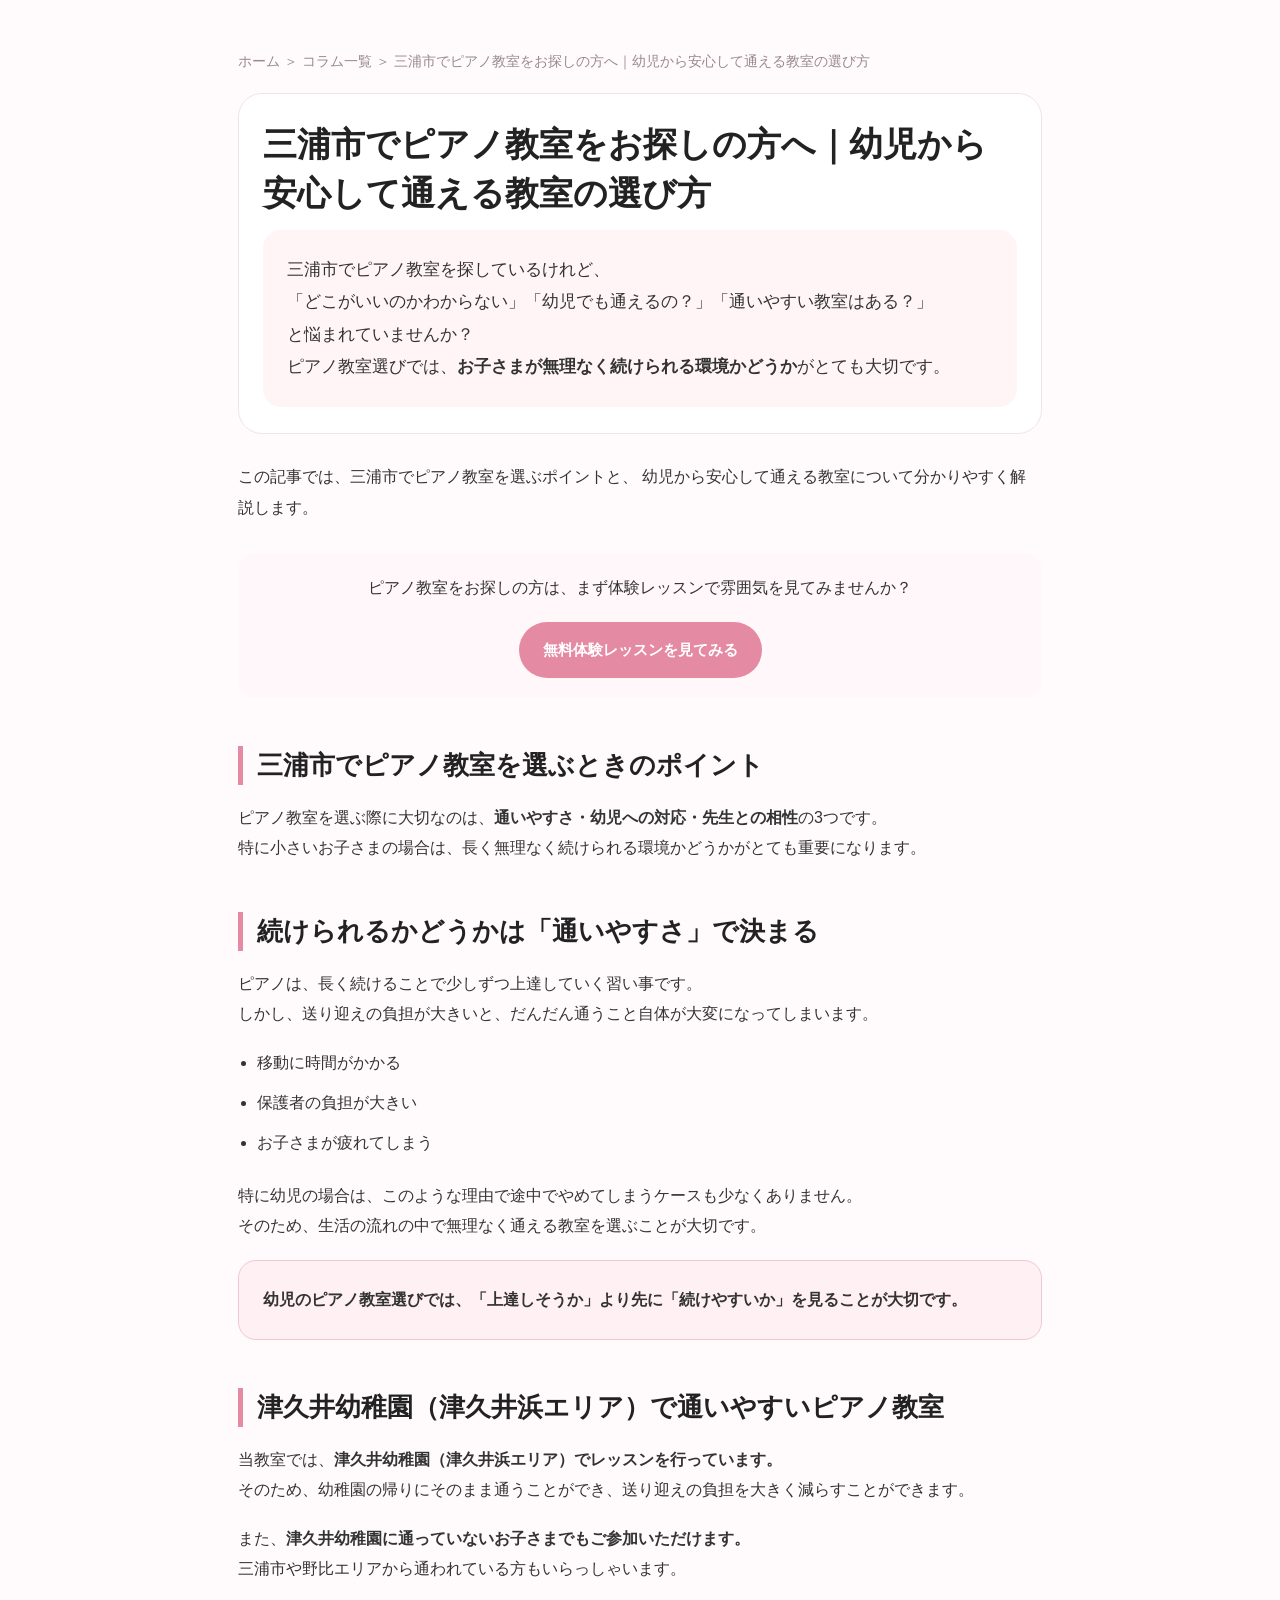
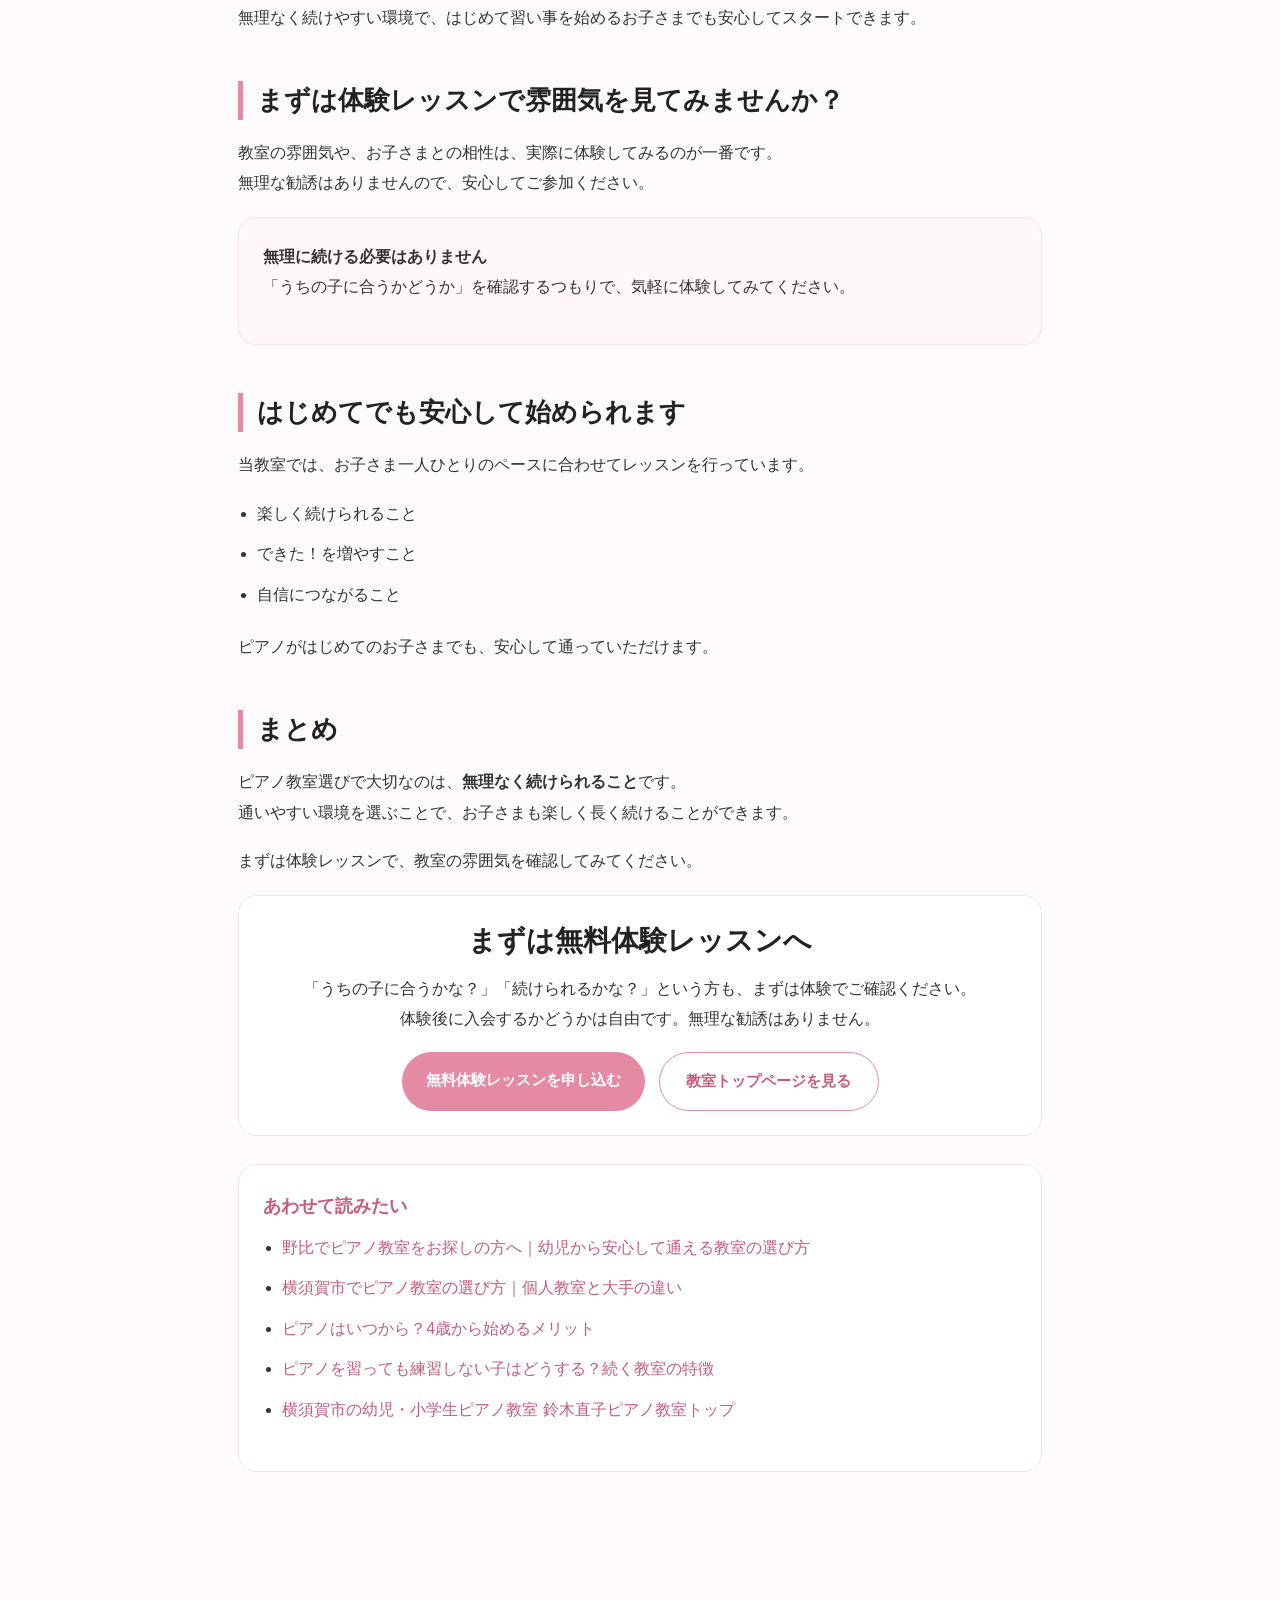
<file: blog/piano-school-miura-city.html>
<!DOCTYPE html>
<html lang="ja">
<head>
  <meta charset="UTF-8">
  <meta name="viewport" content="width=device-width, initial-scale=1.0">
  <title>三浦市でピアノ教室をお探しの方へ｜幼児から安心して通える教室の選び方</title>
  <meta name="description" content="三浦市でピアノ教室を探している保護者の方へ。幼児から安心して通える教室の選び方、続けやすい教室の条件、通いやすさの重要性、体験レッスンで確認したいポイントを分かりやすく解説します。">
  <link rel="canonical" href="https://crazy-nuts.github.io/suzuki-piano/blog/piano-school-miura-city.html">
  <meta name="robots" content="index,follow">
  <link rel="stylesheet" href="../style.css">
</head>
<body class="article-page">
  <main class="article-wrap">
    <nav class="breadcrumb" aria-label="パンくずリスト">
      <a href="../index.html">ホーム</a> ＞
      <a href="./index.html">コラム一覧</a> ＞
      <span aria-current="page">三浦市でピアノ教室をお探しの方へ｜幼児から安心して通える教室の選び方</span>
    </nav>

    <header class="article-hero">
      <h1>三浦市でピアノ教室をお探しの方へ｜幼児から安心して通える教室の選び方</h1>
      <p class="lead">
        三浦市でピアノ教室を探しているけれど、<br>
        「どこがいいのかわからない」「幼児でも通えるの？」「通いやすい教室はある？」<br>
        と悩まれていませんか？<br>
        ピアノ教室選びでは、<strong>お子さまが無理なく続けられる環境かどうか</strong>がとても大切です。
      </p>
    </header>

    <section class="article-main">
      <p>
        この記事では、三浦市でピアノ教室を選ぶポイントと、
        幼児から安心して通える教室について分かりやすく解説します。
      </p>
<section class="article-mid-cta">
<p>
ピアノ教室をお探しの方は、まず体験レッスンで雰囲気を見てみませんか？
</p>

<a class="btn btn-primary"
href="https://docs.google.com/forms/d/e/1FAIpQLSfPO43fJrbqBhRFMAvBFYjVZ2mKgjwT_j_esNJCOItore-iYw/viewform"
target="_blank" rel="noopener">
無料体験レッスンを見てみる
</a>
</section>
      <h2>三浦市でピアノ教室を選ぶときのポイント</h2>
      <p>
        ピアノ教室を選ぶ際に大切なのは、<strong>通いやすさ・幼児への対応・先生との相性</strong>の3つです。<br>
        特に小さいお子さまの場合は、長く無理なく続けられる環境かどうかがとても重要になります。
      </p>

      <h2>続けられるかどうかは「通いやすさ」で決まる</h2>
      <p>
        ピアノは、長く続けることで少しずつ上達していく習い事です。<br>
        しかし、送り迎えの負担が大きいと、だんだん通うこと自体が大変になってしまいます。
      </p>
      <ul>
        <li>移動に時間がかかる</li>
        <li>保護者の負担が大きい</li>
        <li>お子さまが疲れてしまう</li>
      </ul>
      <p>
        特に幼児の場合は、このような理由で途中でやめてしまうケースも少なくありません。<br>
        そのため、生活の流れの中で無理なく通える教室を選ぶことが大切です。
      </p>

      <div class="point-box">
        <strong>幼児のピアノ教室選びでは、「上達しそうか」より先に「続けやすいか」を見ることが大切です。</strong>
      </div>

      <h2>津久井幼稚園（津久井浜エリア）で通いやすいピアノ教室</h2>
      <p>
        当教室では、<strong>津久井幼稚園（津久井浜エリア）でレッスンを行っています。</strong><br>
        そのため、幼稚園の帰りにそのまま通うことができ、送り迎えの負担を大きく減らすことができます。
      </p>
      <p>
        また、<strong>津久井幼稚園に通っていないお子さまでもご参加いただけます。</strong><br>
        三浦市や野比エリアから通われている方もいらっしゃいます。
      </p>
      <p>
        無理なく続けやすい環境で、はじめて習い事を始めるお子さまでも安心してスタートできます。
      </p>

      <h2>まずは体験レッスンで雰囲気を見てみませんか？</h2>
      <p>
        教室の雰囲気や、お子さまとの相性は、実際に体験してみるのが一番です。<br>
        無理な勧誘はありませんので、安心してご参加ください。
      </p>
      <div class="summary-box">
        <strong>無理に続ける必要はありません</strong>
        <p>
          「うちの子に合うかどうか」を確認するつもりで、気軽に体験してみてください。
        </p>
      </div>

      <h2>はじめてでも安心して始められます</h2>
      <p>
        当教室では、お子さま一人ひとりのペースに合わせてレッスンを行っています。
      </p>
      <ul>
        <li>楽しく続けられること</li>
        <li>できた！を増やすこと</li>
        <li>自信につながること</li>
      </ul>
      <p>
        ピアノがはじめてのお子さまでも、安心して通っていただけます。
      </p>

      <h2>まとめ</h2>
      <p>
        ピアノ教室選びで大切なのは、<strong>無理なく続けられること</strong>です。<br>
        通いやすい環境を選ぶことで、お子さまも楽しく長く続けることができます。
      </p>
      <p>
        まずは体験レッスンで、教室の雰囲気を確認してみてください。
      </p>

<section class="cta-box" aria-label="体験レッスン案内">
        <h2>まずは無料体験レッスンへ</h2>
        <p>「うちの子に合うかな？」「続けられるかな？」という方も、まずは体験でご確認ください。<br>体験後に入会するかどうかは自由です。無理な勧誘はありません。</p>
        <div class="btn-row">
          <a class="btn btn-primary" href="https://docs.google.com/forms/d/e/1FAIpQLSfPO43fJrbqBhRFMAvBFYjVZ2mKgjwT_j_esNJCOItore-iYw/viewform" target="_blank" rel="noopener noreferrer">無料体験レッスンを申し込む</a>
          <a class="btn btn-secondary" href="../index.html">教室トップページを見る</a>
        </div>
      </section>

<section class="related-box" aria-label="関連記事">
        <span class="box-title">あわせて読みたい</span>
        <ul>
          <li><a href="./piano-school-nobi.html">野比でピアノ教室をお探しの方へ｜幼児から安心して通える教室の選び方</a></li>
          <li><a href="./piano-class-choice-yokosuka.html">横須賀市でピアノ教室の選び方｜個人教室と大手の違い</a></li>
          <li><a href="./piano-start-age-4.html">ピアノはいつから？4歳から始めるメリット</a></li>
          <li><a href="./piano-practice-reluctant-child.html">ピアノを習っても練習しない子はどうする？続く教室の特徴</a></li>
          <li><a href="../index.html">横須賀市の幼児・小学生ピアノ教室 鈴木直子ピアノ教室トップ</a></li>
        </ul>
      </section>
    </section>
  </main>
</body>
</html>
</file>
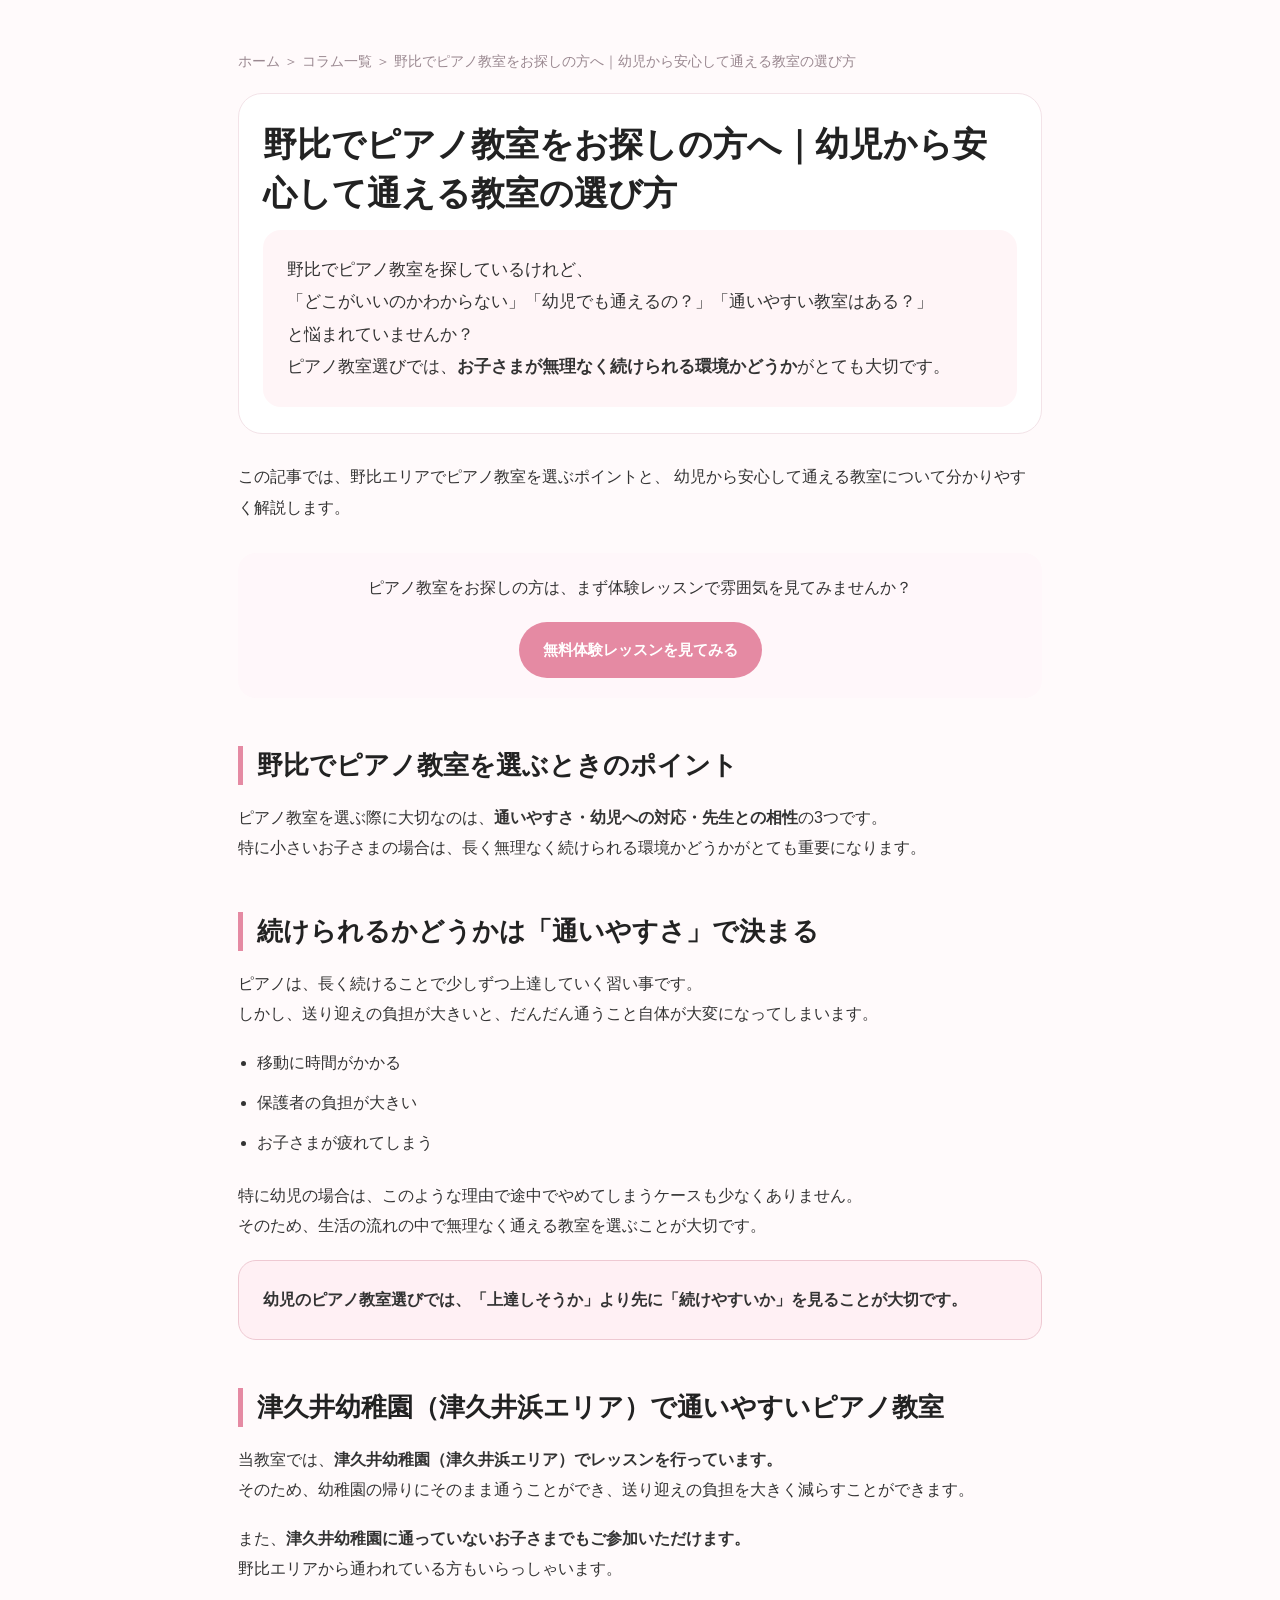
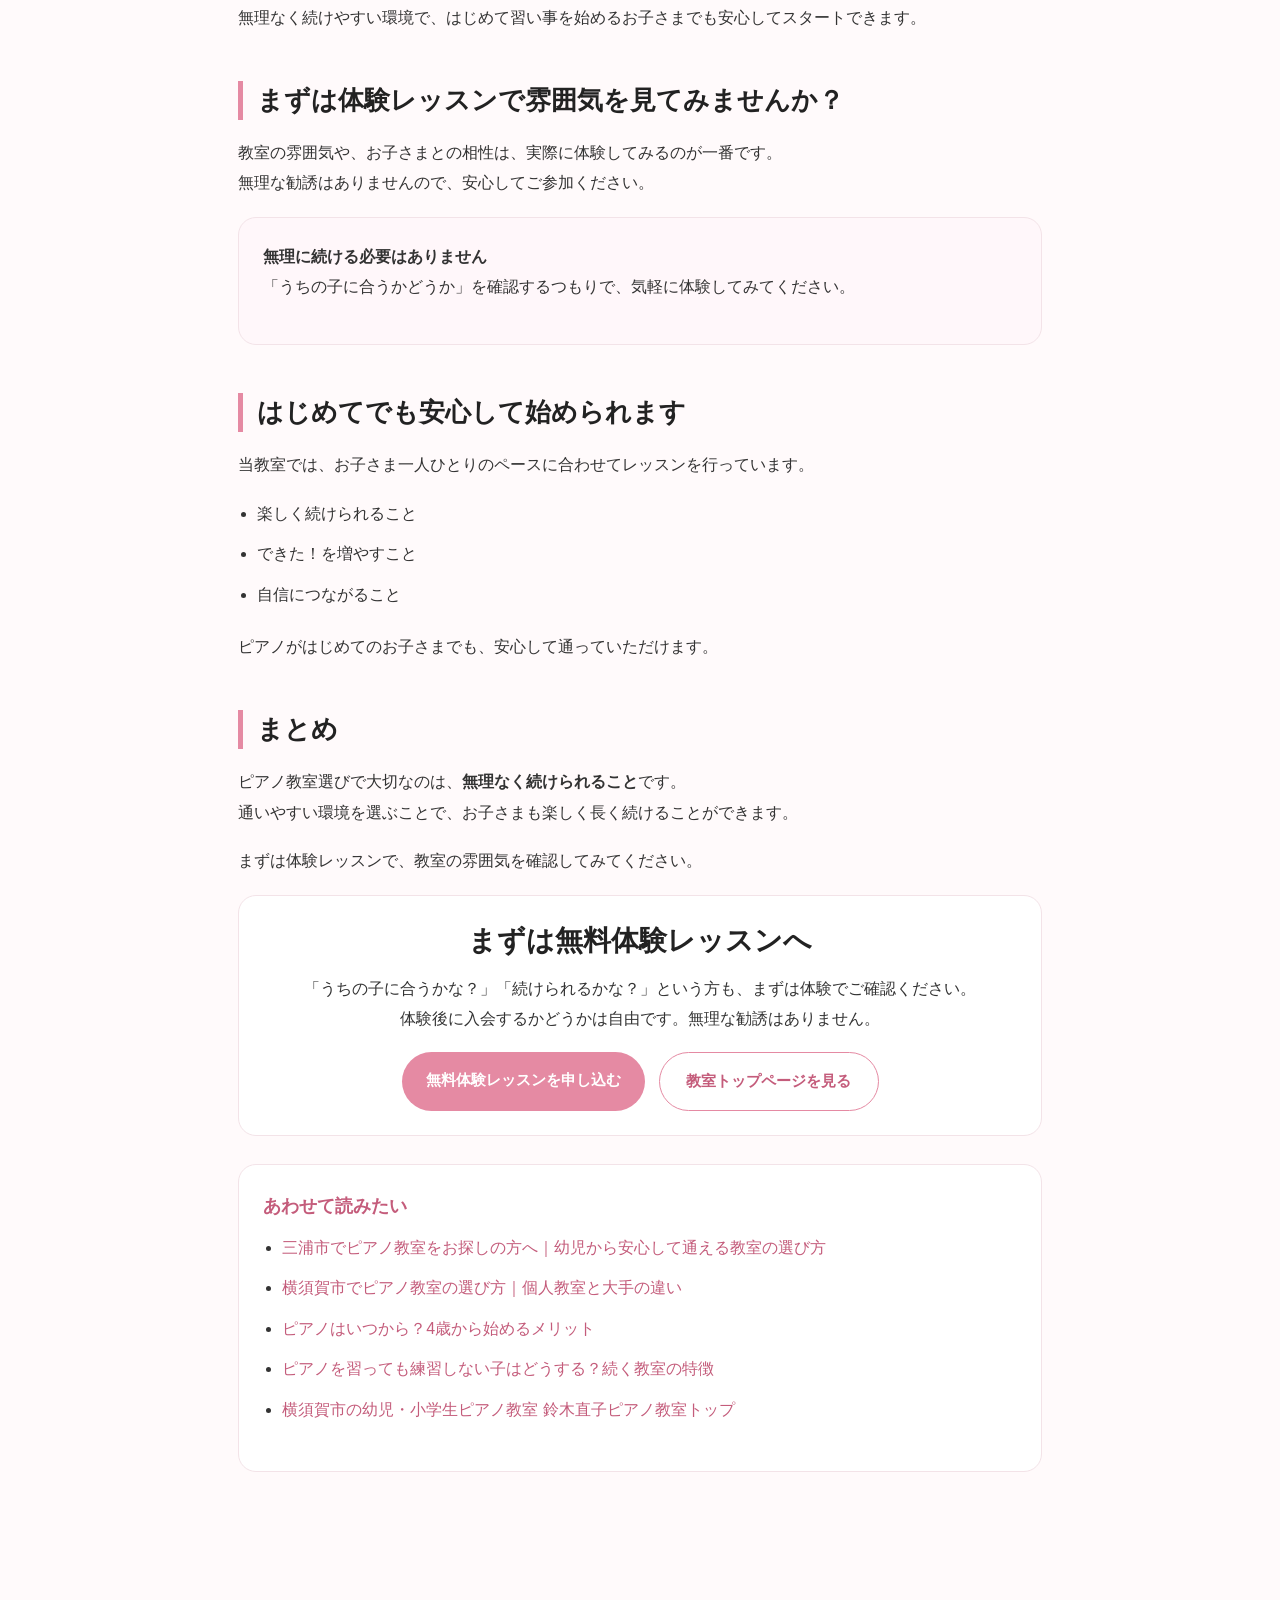
<file: blog/piano-school-nobi.html>
<!DOCTYPE html>
<html lang="ja">
<head>
  <meta charset="UTF-8">
  <meta name="viewport" content="width=device-width, initial-scale=1.0">
  <title>野比でピアノ教室をお探しの方へ｜幼児から安心して通える教室の選び方</title>
  <meta name="description" content="野比でピアノ教室を探している保護者の方へ。幼児から安心して通える教室の選び方、通いやすさの重要性、津久井幼稚園（津久井浜エリア）でのレッスン環境、体験レッスンで確認したいポイントを分かりやすく解説します。">
  <link rel="canonical" href="https://crazy-nuts.github.io/suzuki-piano/blog/piano-school-nobi.html">
  <meta name="robots" content="index,follow">
  <link rel="stylesheet" href="../style.css">
</head>
<body class="article-page">
  <main class="article-wrap">
    <nav class="breadcrumb" aria-label="パンくずリスト">
      <a href="../index.html">ホーム</a> ＞
      <a href="./index.html">コラム一覧</a> ＞
      <span aria-current="page">野比でピアノ教室をお探しの方へ｜幼児から安心して通える教室の選び方</span>
    </nav>

    <header class="article-hero">
      <h1>野比でピアノ教室をお探しの方へ｜幼児から安心して通える教室の選び方</h1>
      <p class="lead">
        野比でピアノ教室を探しているけれど、<br>
        「どこがいいのかわからない」「幼児でも通えるの？」「通いやすい教室はある？」<br>
        と悩まれていませんか？<br>
        ピアノ教室選びでは、<strong>お子さまが無理なく続けられる環境かどうか</strong>がとても大切です。
      </p>
    </header>

    <section class="article-main">
      <p>
        この記事では、野比エリアでピアノ教室を選ぶポイントと、
        幼児から安心して通える教室について分かりやすく解説します。
      </p>
<section class="article-mid-cta">
<p>
ピアノ教室をお探しの方は、まず体験レッスンで雰囲気を見てみませんか？
</p>

<a class="btn btn-primary"
href="https://docs.google.com/forms/d/e/1FAIpQLSfPO43fJrbqBhRFMAvBFYjVZ2mKgjwT_j_esNJCOItore-iYw/viewform"
target="_blank" rel="noopener">
無料体験レッスンを見てみる
</a>
</section>
      <h2>野比でピアノ教室を選ぶときのポイント</h2>
      <p>
        ピアノ教室を選ぶ際に大切なのは、<strong>通いやすさ・幼児への対応・先生との相性</strong>の3つです。<br>
        特に小さいお子さまの場合は、長く無理なく続けられる環境かどうかがとても重要になります。
      </p>

      <h2>続けられるかどうかは「通いやすさ」で決まる</h2>
      <p>
        ピアノは、長く続けることで少しずつ上達していく習い事です。<br>
        しかし、送り迎えの負担が大きいと、だんだん通うこと自体が大変になってしまいます。
      </p>
      <ul>
        <li>移動に時間がかかる</li>
        <li>保護者の負担が大きい</li>
        <li>お子さまが疲れてしまう</li>
      </ul>
      <p>
        特に幼児の場合は、このような理由で途中でやめてしまうケースも少なくありません。<br>
        そのため、生活の流れの中で無理なく通える教室を選ぶことが大切です。
      </p>

      <div class="point-box">
        <strong>幼児のピアノ教室選びでは、「上達しそうか」より先に「続けやすいか」を見ることが大切です。</strong>
      </div>

      <h2>津久井幼稚園（津久井浜エリア）で通いやすいピアノ教室</h2>
      <p>
        当教室では、<strong>津久井幼稚園（津久井浜エリア）でレッスンを行っています。</strong><br>
        そのため、幼稚園の帰りにそのまま通うことができ、送り迎えの負担を大きく減らすことができます。
      </p>
      <p>
        また、<strong>津久井幼稚園に通っていないお子さまでもご参加いただけます。</strong><br>
        野比エリアから通われている方もいらっしゃいます。
      </p>
      <p>
        無理なく続けやすい環境で、はじめて習い事を始めるお子さまでも安心してスタートできます。
      </p>

      <h2>まずは体験レッスンで雰囲気を見てみませんか？</h2>
      <p>
        教室の雰囲気や、お子さまとの相性は、実際に体験してみるのが一番です。<br>
        無理な勧誘はありませんので、安心してご参加ください。
      </p>
      <div class="summary-box">
        <strong>無理に続ける必要はありません</strong>
        <p>
          「うちの子に合うかどうか」を確認するつもりで、気軽に体験してみてください。
        </p>
      </div>

      <h2>はじめてでも安心して始められます</h2>
      <p>
        当教室では、お子さま一人ひとりのペースに合わせてレッスンを行っています。
      </p>
      <ul>
        <li>楽しく続けられること</li>
        <li>できた！を増やすこと</li>
        <li>自信につながること</li>
      </ul>
      <p>
        ピアノがはじめてのお子さまでも、安心して通っていただけます。
      </p>

      <h2>まとめ</h2>
      <p>
        ピアノ教室選びで大切なのは、<strong>無理なく続けられること</strong>です。<br>
        通いやすい環境を選ぶことで、お子さまも楽しく長く続けることができます。
      </p>
      <p>
        まずは体験レッスンで、教室の雰囲気を確認してみてください。
      </p>

<section class="cta-box" aria-label="体験レッスン案内">
        <h2>まずは無料体験レッスンへ</h2>
        <p>「うちの子に合うかな？」「続けられるかな？」という方も、まずは体験でご確認ください。<br>体験後に入会するかどうかは自由です。無理な勧誘はありません。</p>
        <div class="btn-row">
          <a class="btn btn-primary" href="https://docs.google.com/forms/d/e/1FAIpQLSfPO43fJrbqBhRFMAvBFYjVZ2mKgjwT_j_esNJCOItore-iYw/viewform" target="_blank" rel="noopener noreferrer">無料体験レッスンを申し込む</a>
          <a class="btn btn-secondary" href="../index.html">教室トップページを見る</a>
        </div>
      </section>

<section class="related-box" aria-label="関連記事">
        <span class="box-title">あわせて読みたい</span>
        <ul>
          <li><a href="./piano-school-miura-city.html">三浦市でピアノ教室をお探しの方へ｜幼児から安心して通える教室の選び方</a></li>
          <li><a href="./piano-class-choice-yokosuka.html">横須賀市でピアノ教室の選び方｜個人教室と大手の違い</a></li>
          <li><a href="./piano-start-age-4.html">ピアノはいつから？4歳から始めるメリット</a></li>
          <li><a href="./piano-practice-reluctant-child.html">ピアノを習っても練習しない子はどうする？続く教室の特徴</a></li>
          <li><a href="../index.html">横須賀市の幼児・小学生ピアノ教室 鈴木直子ピアノ教室トップ</a></li>
        </ul>
      </section>
    </section>
  </main>
</body>
</html>
</file>
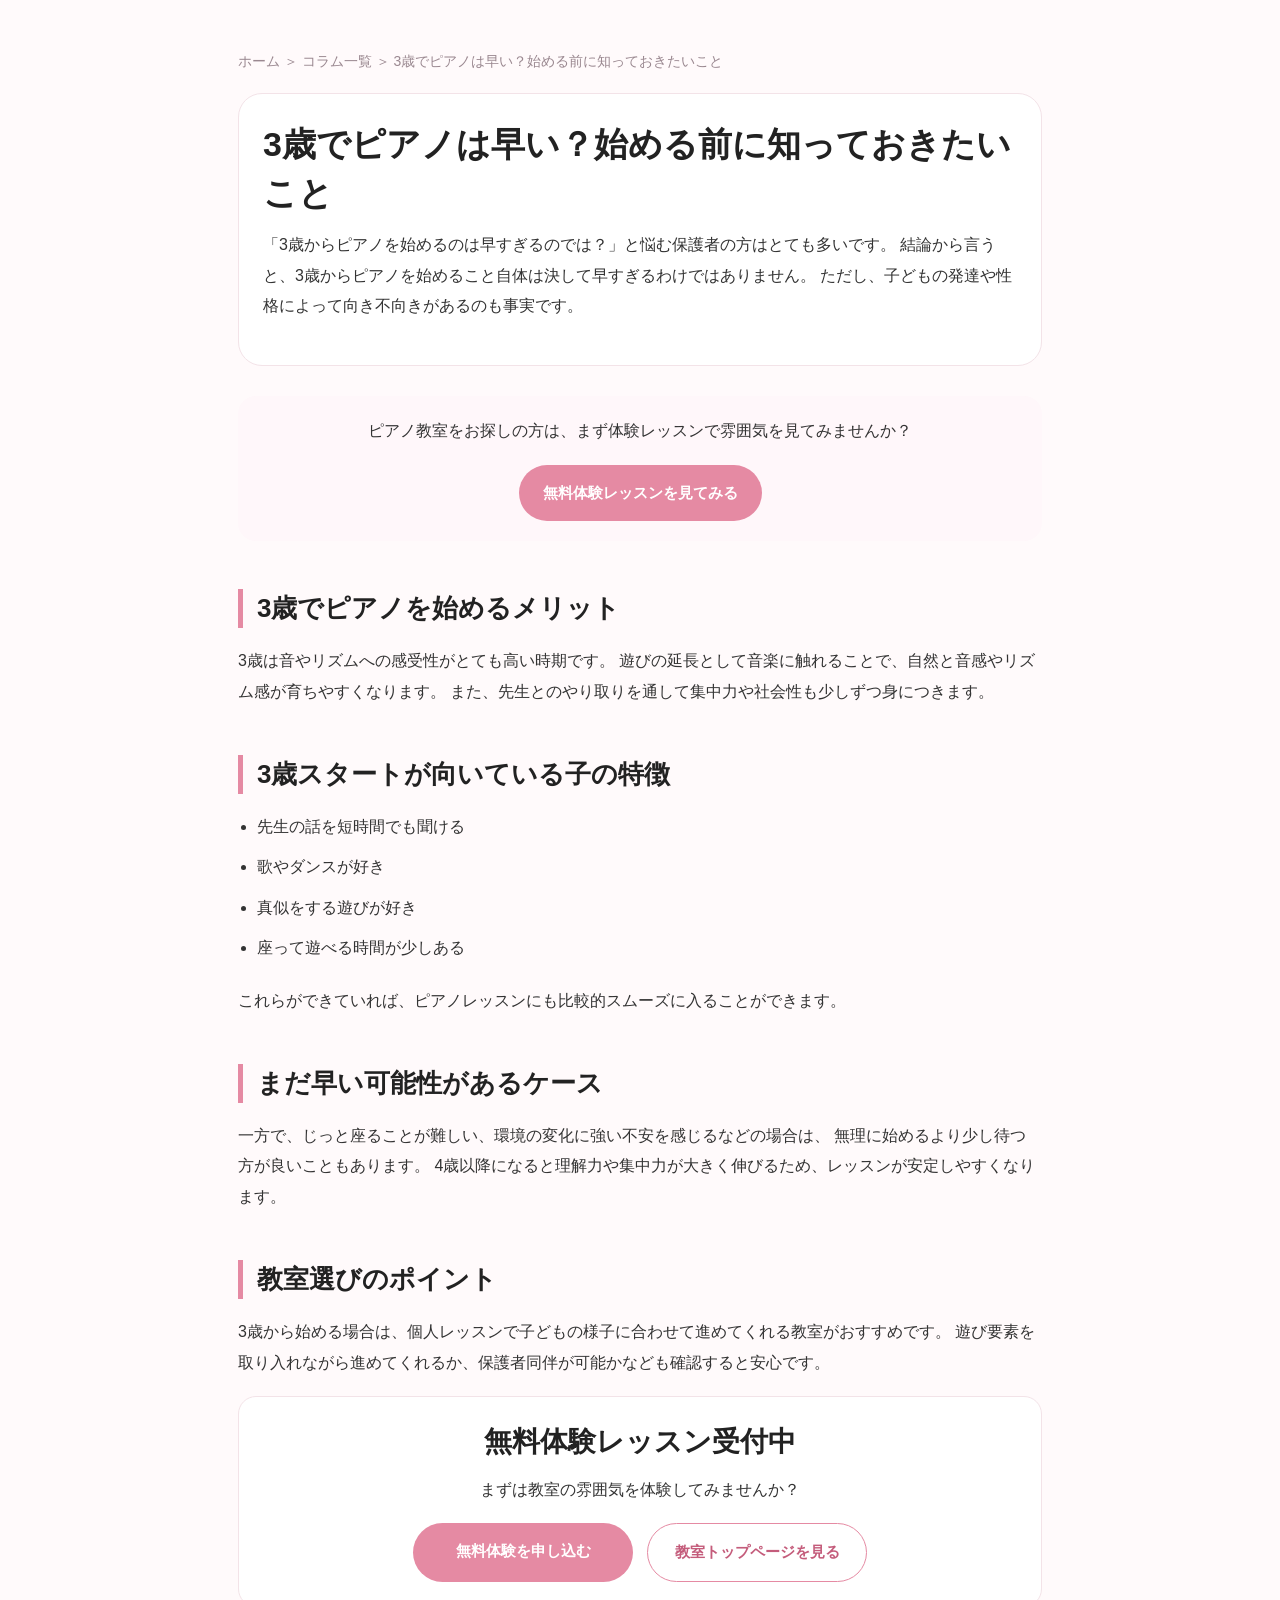
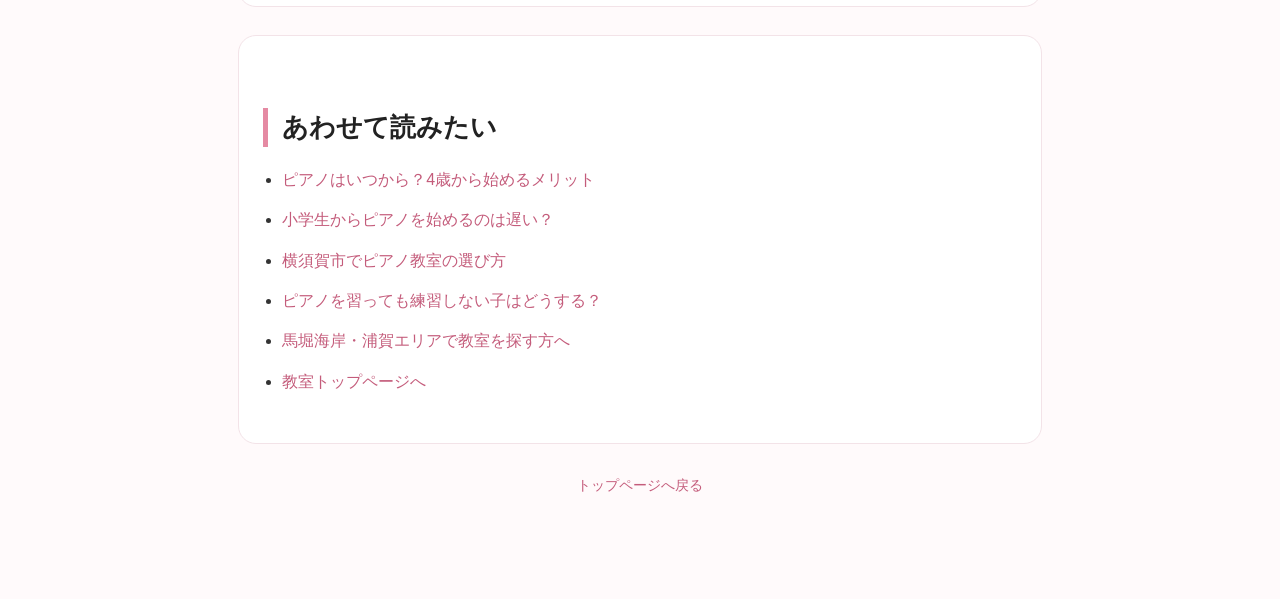
<file: blog/piano-start-age-3.html>
<!DOCTYPE html>
<html lang="ja">
 <head>
  <meta charset="utf-8"/>
  <meta content="width=device-width, initial-scale=1.0" name="viewport"/>
  <title>
   3歳でピアノは早い？始める前に知っておきたいこと
  </title>
  <meta content="3歳からピアノを始めるのは早い？向いている子の特徴や始める前に知っておきたいポイントをピアノ講師が解説します。" name="description"/>
  <link href="https://crazy-nuts.github.io/suzuki-piano/blog/piano-start-age-3.html" rel="canonical"/>
  <link href="../style.css" rel="stylesheet"/>
 </head>
 <body class="article-page">
  <main class="article-wrap">
   <nav aria-label="パンくずリスト" class="breadcrumb">
    <a href="../index.html">
     ホーム
    </a>
    ＞
    <a href="./index.html">
     コラム一覧
    </a>
    ＞
    <span aria-current="page">
     3歳でピアノは早い？始める前に知っておきたいこと
    </span>
   </nav>
   <header class="article-hero">
    <h1>
     3歳でピアノは早い？始める前に知っておきたいこと
    </h1>
    <p>
     「3歳からピアノを始めるのは早すぎるのでは？」と悩む保護者の方はとても多いです。
結論から言うと、3歳からピアノを始めること自体は決して早すぎるわけではありません。
ただし、子どもの発達や性格によって向き不向きがあるのも事実です。
    </p>
   </header>
   <section class="article-main">
<section class="article-mid-cta">
<p>
ピアノ教室をお探しの方は、まず体験レッスンで雰囲気を見てみませんか？
</p>

<a class="btn btn-primary"
href="https://docs.google.com/forms/d/e/1FAIpQLSfPO43fJrbqBhRFMAvBFYjVZ2mKgjwT_j_esNJCOItore-iYw/viewform"
target="_blank" rel="noopener">
無料体験レッスンを見てみる
</a>
</section>
    <h2>
     3歳でピアノを始めるメリット
    </h2>
    <p>
     3歳は音やリズムへの感受性がとても高い時期です。
遊びの延長として音楽に触れることで、自然と音感やリズム感が育ちやすくなります。
また、先生とのやり取りを通して集中力や社会性も少しずつ身につきます。
    </p>
    <h2>
     3歳スタートが向いている子の特徴
    </h2>
    <ul>
     <li>
      先生の話を短時間でも聞ける
     </li>
     <li>
      歌やダンスが好き
     </li>
     <li>
      真似をする遊びが好き
     </li>
     <li>
      座って遊べる時間が少しある
     </li>
    </ul>
    <p>
     これらができていれば、ピアノレッスンにも比較的スムーズに入ることができます。
    </p>
    <h2>
     まだ早い可能性があるケース
    </h2>
    <p>
     一方で、じっと座ることが難しい、環境の変化に強い不安を感じるなどの場合は、
無理に始めるより少し待つ方が良いこともあります。
4歳以降になると理解力や集中力が大きく伸びるため、レッスンが安定しやすくなります。
    </p>
    <h2>
     教室選びのポイント
    </h2>
    <p>
     3歳から始める場合は、個人レッスンで子どもの様子に合わせて進めてくれる教室がおすすめです。
遊び要素を取り入れながら進めてくれるか、保護者同伴が可能かなども確認すると安心です。
    </p>
    <section class="cta-box">
     <h2>
      無料体験レッスン受付中
     </h2>
     <p>
      まずは教室の雰囲気を体験してみませんか？
     </p>
     <div class="btn-row">
      <a class="btn btn-primary" href="https://docs.google.com/forms/d/e/1FAIpQLSfPO43fJrbqBhRFMAvBFYjVZ2mKgjwT_j_esNJCOItore-iYw/viewform" rel="noopener" target="_blank">
       無料体験を申し込む
      </a>
      <a class="btn btn-secondary" href="../index.html">
       教室トップページを見る
      </a>
     </div>
    </section>
    <section class="related-box">
     <h2>
      あわせて読みたい
     </h2>
     <ul>
      <li>
       <a href="./piano-start-age-4.html">
        ピアノはいつから？4歳から始めるメリット
       </a>
      </li>
      <li>
       <a href="./piano-start-elementary.html">
        小学生からピアノを始めるのは遅い？
       </a>
      </li>
      <li>
       <a href="./piano-class-choice-yokosuka.html">
        横須賀市でピアノ教室の選び方
       </a>
      </li>
      <li>
       <a href="./piano-practice-reluctant-child.html">
        ピアノを習っても練習しない子はどうする？
       </a>
      </li>
      <li>
       <a href="./piano-school-maborikaigan-uraga.html">
        馬堀海岸・浦賀エリアで教室を探す方へ
       </a>
      </li>
      <li>
       <a href="../index.html">
        教室トップページへ
       </a>
      </li>
     </ul>
    </section>
    <div class="back-top">
     <a href="../index.html">
      トップページへ戻る
     </a>
    </div>
   </section>
  </main>
 </body>
</html>
</file>
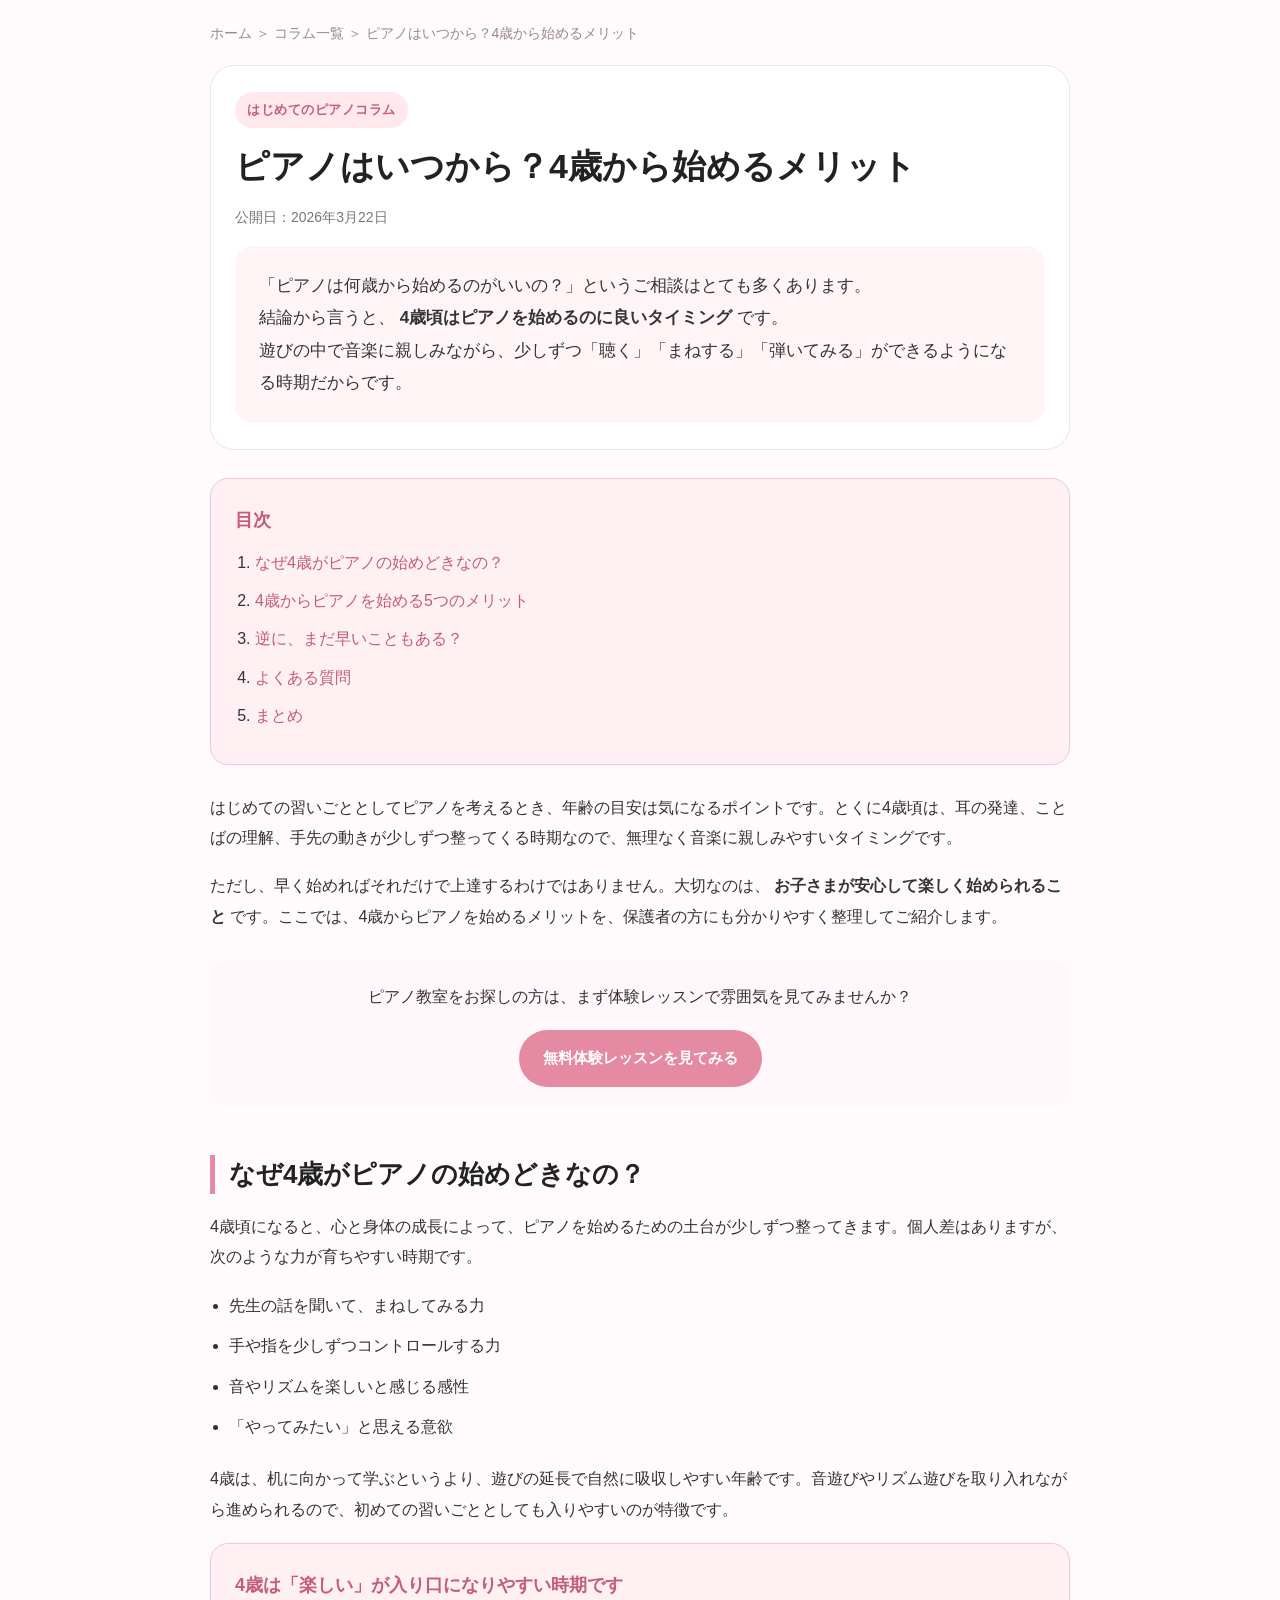
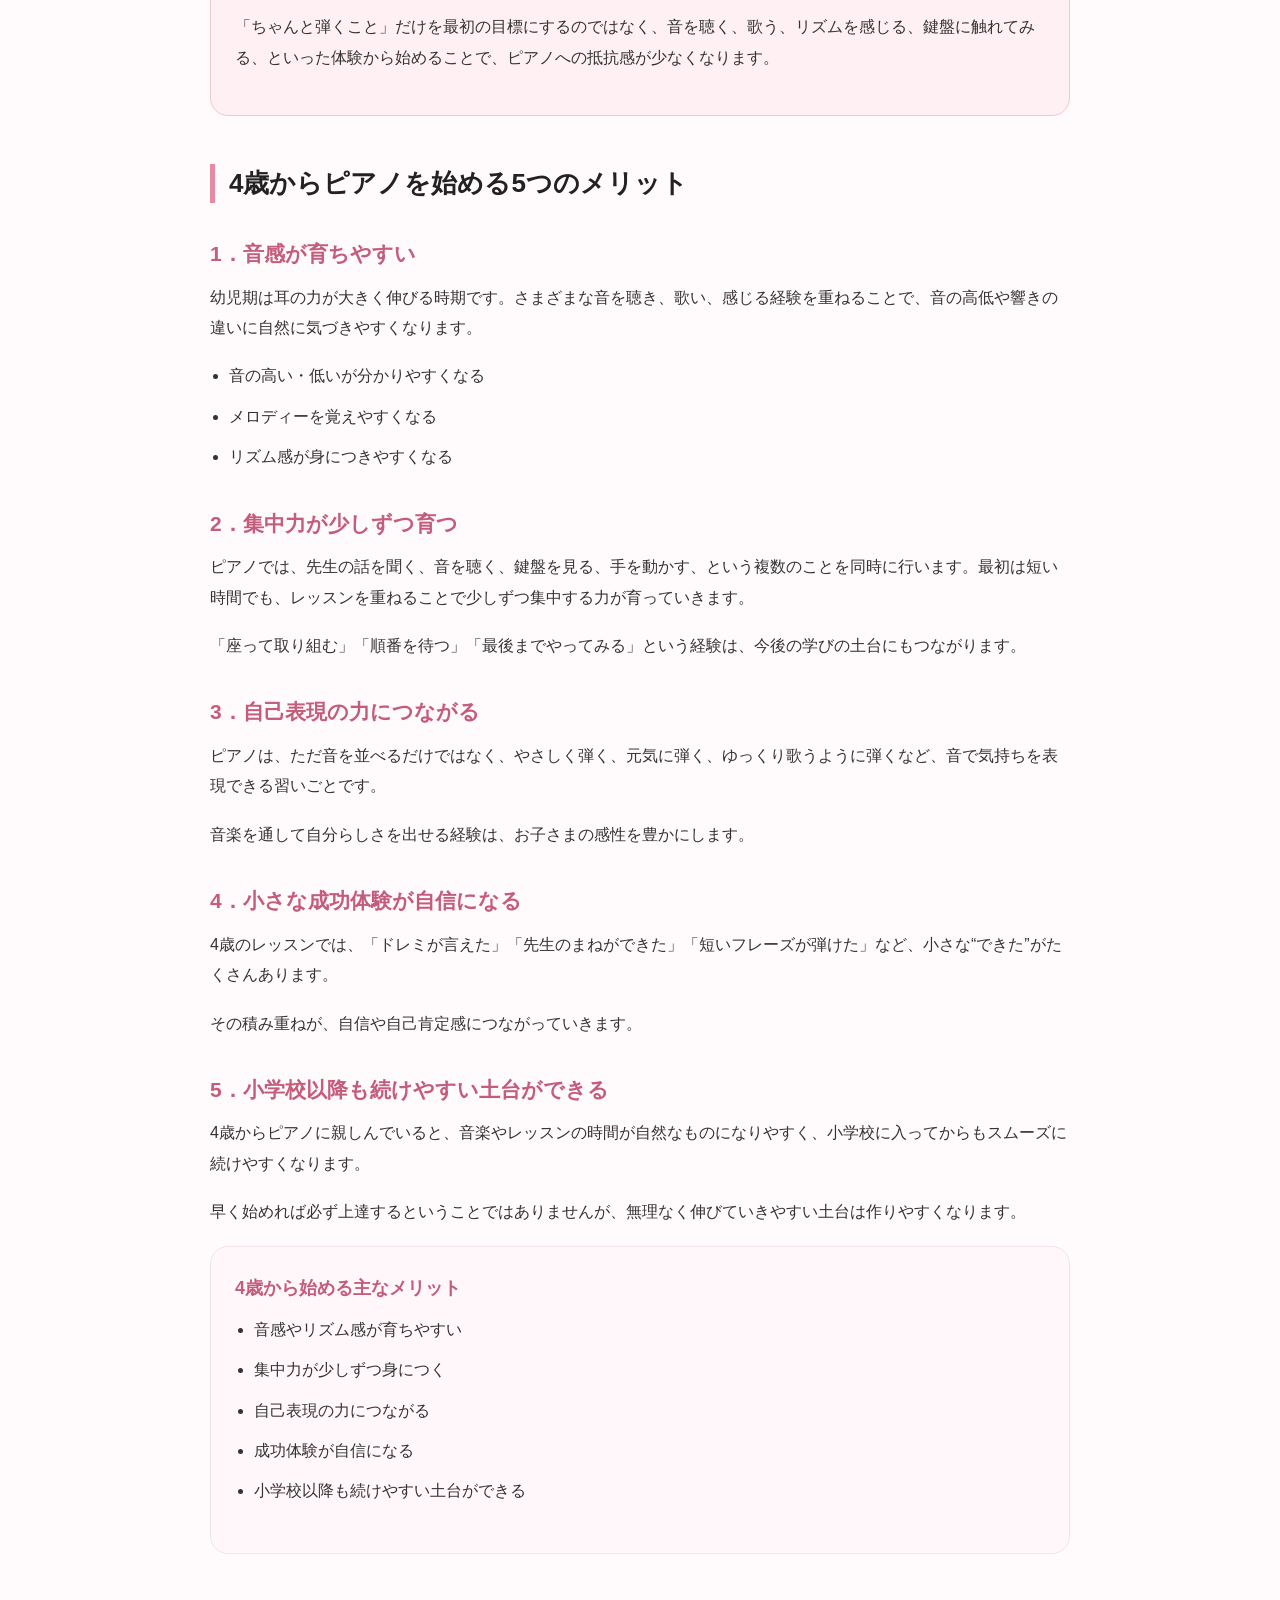
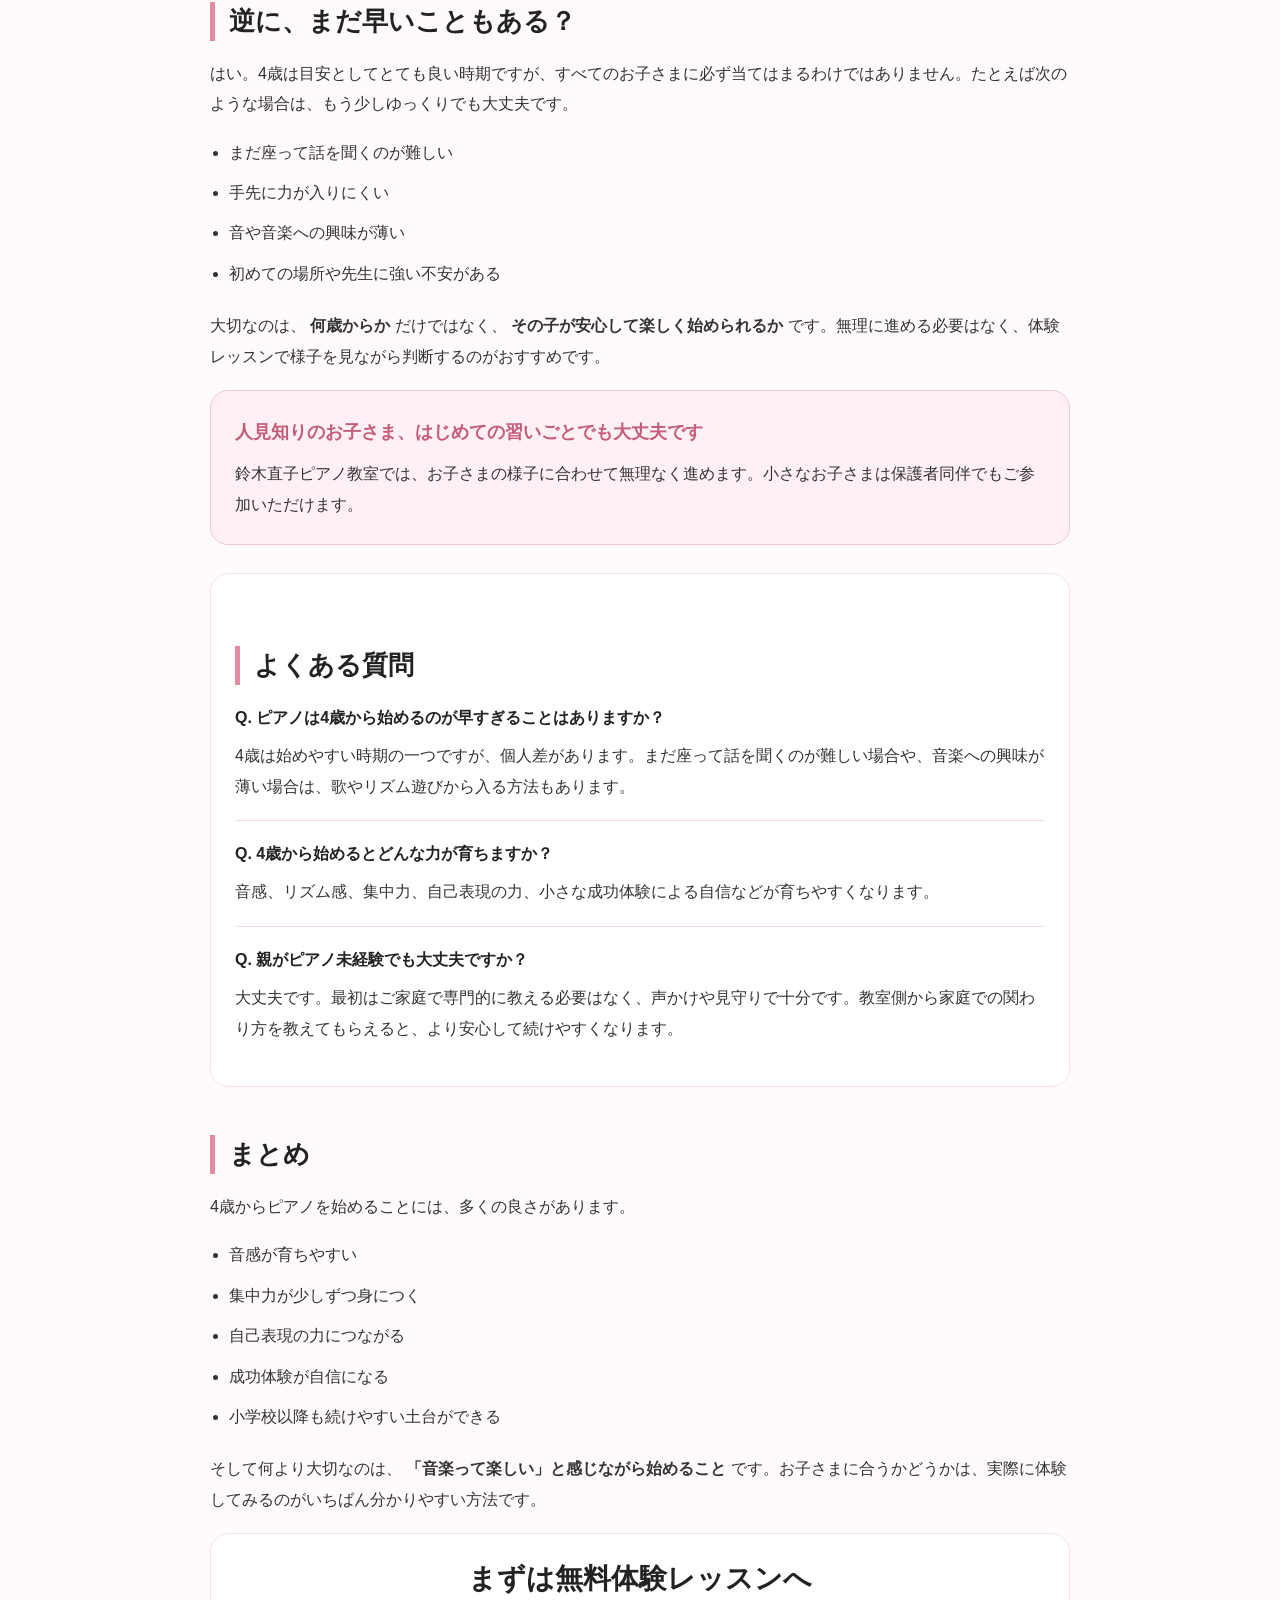
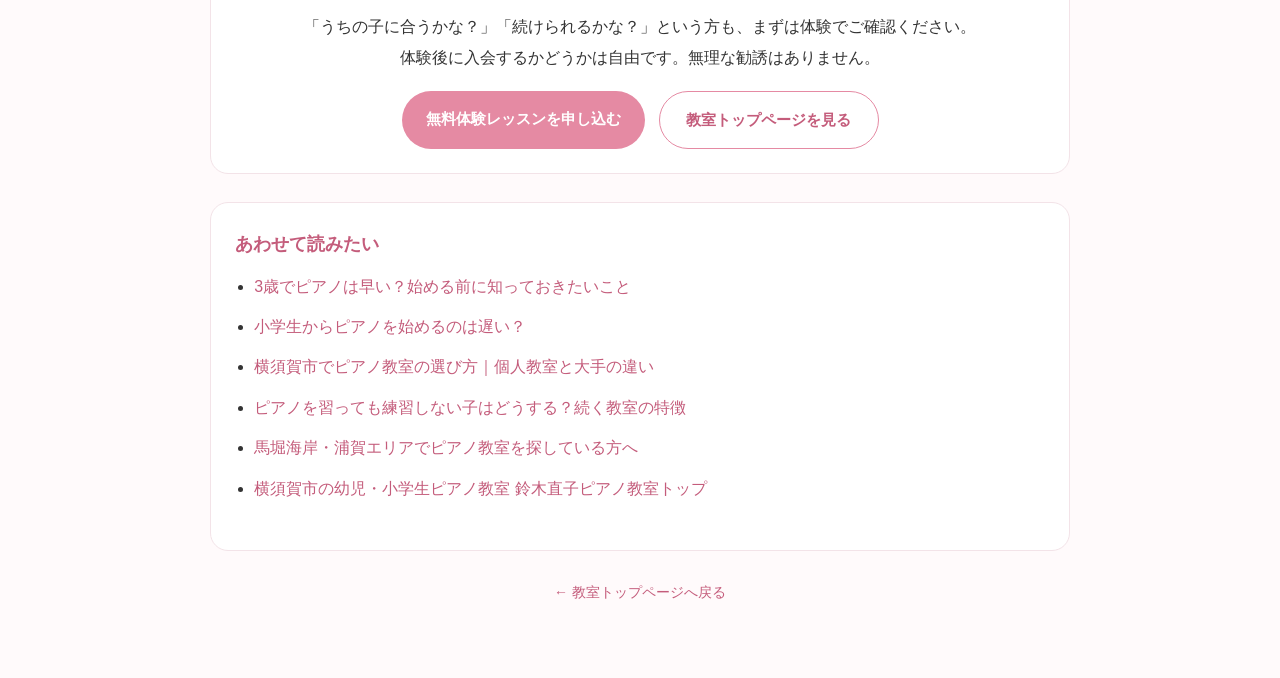
<file: blog/piano-start-age-4.html>
<!DOCTYPE html>
<html lang="ja">
 <head>
  <meta charset="utf-8"/>
  <meta content="width=device-width,initial-scale=1.0" name="viewport"/>
  <title>
   ピアノはいつから？4歳から始めるメリット｜横須賀市の幼児ピアノ教室 鈴木直子ピアノ教室
  </title>
  <meta content="ピアノは何歳から始めるのが良い？4歳からピアノを始めるメリットを、音感・集中力・自己表現・成功体験の視点からわかりやすく解説。横須賀市で幼児から通える個人ピアノ教室を探している保護者の方へ。" name="description"/>
  <meta content="index, follow" name="robots"/>
  <link href="https://crazy-nuts.github.io/suzuki-piano/blog/piano-start-age-4.html" rel="canonical"/>
  <meta content="article" property="og:type"/>
  <meta content="鈴木直子ピアノ教室" property="og:site_name"/>
  <meta content="ピアノはいつから？4歳から始めるメリット" property="og:title"/>
  <meta content="4歳からピアノを始めるメリットを、初めての習い事を考える保護者向けにわかりやすく解説します。" property="og:description"/>
  <meta content="https://crazy-nuts.github.io/suzuki-piano/blog/piano-start-age-4.html" property="og:url"/>
  <meta content="ja_JP" property="og:locale"/>
  <meta content="https://crazy-nuts.github.io/suzuki-piano/images/ogp-piano-start-age-4.jpg" property="og:image"/>
  <meta content="summary_large_image" name="twitter:card"/>
  <meta content="ピアノはいつから？4歳から始めるメリット" name="twitter:title"/>
  <meta content="4歳からピアノを始めるメリットをわかりやすく解説。" name="twitter:description"/>
  <meta content="https://crazy-nuts.github.io/suzuki-piano/images/ogp-piano-start-age-4.jpg" name="twitter:image"/>
  <style>
   :root{--bg:#fffafb;--card:#ffffff;--sub-bg:#fff5f7;--sub-bg-2:#fff0f4;--border:#f3e3e8;--border-strong:#eec9d2;--text:#333333;--text-dark:#222222;--muted:#777777;--accent:#e58aa3;--accent-dark:#c45c7b;--max-width:860px;--radius:18px}*{box-sizing:border-box}html{scroll-behavior:smooth}body{margin:0;background:var(--bg);color:var(--text);font-family:-apple-system,BlinkMacSystemFont,"Hiragino Sans","Yu Gothic","Meiryo",sans-serif;line-height:1.9;-webkit-text-size-adjust:100%}a{color:var(--accent-dark)}img{max-width:100%;height:auto}.article-page{padding:20px 20px 72px}.article-wrap{max-width:var(--max-width);margin:0 auto}.breadcrumb{font-size:14px;color:#9a8890;margin-bottom:18px}.breadcrumb a{color:#9a8890;text-decoration:none}.breadcrumb a:hover{text-decoration:underline}.article-hero{background:var(--card);border:1px solid var(--border);border-radius:24px;padding:26px 24px;margin-bottom:28px}.article-label{display:inline-block;margin-bottom:14px;padding:6px 12px;border-radius:999px;background:#ffe9ef;color:var(--accent-dark);font-size:13px;font-weight:700;letter-spacing:.04em}h1{margin:0 0 12px;font-size:34px;line-height:1.45;color:var(--text-dark);font-weight:700}.article-meta{font-size:14px;color:var(--muted);margin-bottom:16px}.lead{margin:0;font-size:17px}.toc,.point-box,.summary-box,.faq-box,.cta-box,.related-box{background:var(--card);border:1px solid var(--border);border-radius:var(--radius);padding:24px;margin:0 0 28px}.toc{background:var(--sub-bg-2);border-color:var(--border-strong)}.toc-title,.box-title{display:block;margin-bottom:10px;font-size:18px;font-weight:700;color:var(--accent-dark)}.toc ol{margin:0;padding-left:1.25em}.toc li{margin-bottom:8px}.toc a{text-decoration:none}.toc a:hover{text-decoration:underline}.article-main{background:transparent}h2{margin:48px 0 18px;padding-left:14px;border-left:5px solid var(--accent);font-size:26px;line-height:1.5;color:var(--text-dark)}h3{margin:34px 0 12px;font-size:21px;line-height:1.6;color:var(--accent-dark)}p{margin:0 0 18px;font-size:16px}ul{margin:0 0 22px 1.2em;padding:0}li{margin-bottom:10px;font-size:16px}.point-box{background:var(--sub-bg-2);border-color:var(--border-strong)}.summary-box{background:#fff7fa}.faq-box{background:var(--card)}.faq-item+.faq-item{margin-top:18px;padding-top:18px;border-top:1px solid #f2dbe2}.faq-q{margin:0 0 8px;font-weight:700;color:var(--text-dark)}.cta-box{margin-top:42px;text-align:center;background:linear-gradient(135deg,#fff3f7 0%,#fffafd 100%);border-color:#f1d5de}.cta-box h2{border:0;padding:0;margin:0 0 12px;font-size:28px}.btn-row{display:flex;flex-wrap:wrap;gap:14px;justify-content:center;margin-top:18px}.btn{display:inline-block;min-width:220px;padding:14px 24px;border-radius:999px;text-decoration:none;font-size:15px;font-weight:700;transition:transform .2s ease,opacity .2s ease,background .2s ease;box-sizing:border-box;text-align:center}.btn-primary{background:var(--accent);color:#ffffff}.btn-primary:hover{opacity:.92;transform:translateY(-1px)}.btn-secondary{background:#ffffff;color:var(--accent-dark);border:1px solid var(--accent)}.btn-secondary:hover{background:#fff0f4}.related-box ul{margin-left:1.2em}.related-box a{text-decoration:none}.related-box a:hover{text-decoration:underline}.back-top{margin-top:12px;text-align:center;font-size:14px}.back-top a{text-decoration:none}.back-top a:hover{text-decoration:underline}@media (max-width:767px){.article-page{padding:16px 16px 56px}.article-hero,.toc,.point-box,.summary-box,.faq-box,.cta-box,.related-box{padding:20px 18px}h1{font-size:28px}h2{font-size:22px}h3{font-size:19px}.lead{font-size:16px}.btn{width:100%;min-width:0}}
  </style>
  <script type="application/ld+json">
   {"@context":"https://schema.org","@type":"Article","headline":"ピアノはいつから？4歳から始めるメリット","description":"ピアノは何歳から始めるのが良い？4歳からピアノを始めるメリットを、音感・集中力・自己表現・成功体験の視点からわかりやすく解説します。","inLanguage":"ja","author":{"@type":"Person","name":"鈴木直子"},"publisher":{"@type":"Organization","name":"鈴木直子ピアノ教室"},"mainEntityOfPage":{"@type":"WebPage","@id":"https://crazy-nuts.github.io/suzuki-piano/blog/piano-start-age-4.html"},"url":"https://crazy-nuts.github.io/suzuki-piano/blog/piano-start-age-4.html"}
  </script>
  <script type="application/ld+json">
   {"@context":"https://schema.org","@type":"FAQPage","mainEntity":[{"@type":"Question","name":"ピアノは4歳から始めるのが早すぎることはありますか？","acceptedAnswer":{"@type":"Answer","text":"4歳は始めやすい時期の一つですが、個人差があります。まだ座って話を聞くことが難しい場合や音楽への興味が薄い場合は、歌やリズム遊びから始める方法もあります。"}},{"@type":"Question","name":"4歳から始めるとどんな力が育ちますか？","acceptedAnswer":{"@type":"Answer","text":"音感、リズム感、集中力、自己表現の力、小さな成功体験による自信などが育ちやすくなります。"}},{"@type":"Question","name":"親がピアノ未経験でも大丈夫ですか？","acceptedAnswer":{"@type":"Answer","text":"大丈夫です。ご家庭での声かけや練習のコツも、必要に応じて分かりやすく伝えてもらえる教室なら安心して始められます。"}}]}
  </script>
  <link href="../style.css" rel="stylesheet"/>
 </head>
 <body>
  <main class="article-page">
   <article class="article-wrap">
    <nav aria-label="パンくずリスト" class="breadcrumb">
     <a href="../index.html">
      ホーム
     </a>
     ＞
     <a href="./index.html">
      コラム一覧
     </a>
     ＞
     <span aria-current="page">
      ピアノはいつから？4歳から始めるメリット
     </span>
    </nav>
    <header class="article-hero">
     <div class="article-label">
      はじめてのピアノコラム
     </div>
     <h1>
      ピアノはいつから？4歳から始めるメリット
     </h1>
     <div class="article-meta">
      公開日：2026年3月22日
     </div>
     <p class="lead">
      「ピアノは何歳から始めるのがいいの？」というご相談はとても多くあります。
      <br/>
      結論から言うと、
      <strong>
       4歳頃はピアノを始めるのに良いタイミング
      </strong>
      です。
      <br/>
      遊びの中で音楽に親しみながら、少しずつ「聴く」「まねする」「弾いてみる」ができるようになる時期だからです。
     </p>
    </header>
    <section aria-label="目次" class="toc">
     <span class="toc-title">
      目次
     </span>
     <ol>
      <li>
       <a href="#why-age-4">
        なぜ4歳がピアノの始めどきなの？
       </a>
      </li>
      <li>
       <a href="#merits">
        4歳からピアノを始める5つのメリット
       </a>
      </li>
      <li>
       <a href="#too-early">
        逆に、まだ早いこともある？
       </a>
      </li>
      <li>
       <a href="#faq">
        よくある質問
       </a>
      </li>
      <li>
       <a href="#summary">
        まとめ
       </a>
      </li>
     </ol>
    </section>
    <div class="article-main">
     <p>
      はじめての習いごととしてピアノを考えるとき、年齢の目安は気になるポイントです。とくに4歳頃は、耳の発達、ことばの理解、手先の動きが少しずつ整ってくる時期なので、無理なく音楽に親しみやすいタイミングです。
     </p>
     <p>
      ただし、早く始めればそれだけで上達するわけではありません。大切なのは、
      <strong>
       お子さまが安心して楽しく始められること
      </strong>
      です。ここでは、4歳からピアノを始めるメリットを、保護者の方にも分かりやすく整理してご紹介します。
     </p>
<section class="article-mid-cta">
<p>
ピアノ教室をお探しの方は、まず体験レッスンで雰囲気を見てみませんか？
</p>

<a class="btn btn-primary"
href="https://docs.google.com/forms/d/e/1FAIpQLSfPO43fJrbqBhRFMAvBFYjVZ2mKgjwT_j_esNJCOItore-iYw/viewform"
target="_blank" rel="noopener">
無料体験レッスンを見てみる
</a>
</section>

     <h2 id="why-age-4">
      なぜ4歳がピアノの始めどきなの？
     </h2>
     <p>
      4歳頃になると、心と身体の成長によって、ピアノを始めるための土台が少しずつ整ってきます。個人差はありますが、次のような力が育ちやすい時期です。
     </p>
     <ul>
      <li>
       先生の話を聞いて、まねしてみる力
      </li>
      <li>
       手や指を少しずつコントロールする力
      </li>
      <li>
       音やリズムを楽しいと感じる感性
      </li>
      <li>
       「やってみたい」と思える意欲
      </li>
     </ul>
     <p>
      4歳は、机に向かって学ぶというより、遊びの延長で自然に吸収しやすい年齢です。音遊びやリズム遊びを取り入れながら進められるので、初めての習いごととしても入りやすいのが特徴です。
     </p>
     <div class="point-box">
      <span class="box-title">
       4歳は「楽しい」が入り口になりやすい時期です
      </span>
      <p>
       「ちゃんと弾くこと」だけを最初の目標にするのではなく、音を聴く、歌う、リズムを感じる、鍵盤に触れてみる、といった体験から始めることで、ピアノへの抵抗感が少なくなります。
      </p>
     </div>
     <h2 id="merits">
      4歳からピアノを始める5つのメリット
     </h2>
     <h3>
      1．音感が育ちやすい
     </h3>
     <p>
      幼児期は耳の力が大きく伸びる時期です。さまざまな音を聴き、歌い、感じる経験を重ねることで、音の高低や響きの違いに自然に気づきやすくなります。
     </p>
     <ul>
      <li>
       音の高い・低いが分かりやすくなる
      </li>
      <li>
       メロディーを覚えやすくなる
      </li>
      <li>
       リズム感が身につきやすくなる
      </li>
     </ul>
     <h3>
      2．集中力が少しずつ育つ
     </h3>
     <p>
      ピアノでは、先生の話を聞く、音を聴く、鍵盤を見る、手を動かす、という複数のことを同時に行います。最初は短い時間でも、レッスンを重ねることで少しずつ集中する力が育っていきます。
     </p>
     <p>
      「座って取り組む」「順番を待つ」「最後までやってみる」という経験は、今後の学びの土台にもつながります。
     </p>
     <h3>
      3．自己表現の力につながる
     </h3>
     <p>
      ピアノは、ただ音を並べるだけではなく、やさしく弾く、元気に弾く、ゆっくり歌うように弾くなど、音で気持ちを表現できる習いごとです。
     </p>
     <p>
      音楽を通して自分らしさを出せる経験は、お子さまの感性を豊かにします。
     </p>
     <h3>
      4．小さな成功体験が自信になる
     </h3>
     <p>
      4歳のレッスンでは、「ドレミが言えた」「先生のまねができた」「短いフレーズが弾けた」など、小さな“できた”がたくさんあります。
     </p>
     <p>
      その積み重ねが、自信や自己肯定感につながっていきます。
     </p>
     <h3>
      5．小学校以降も続けやすい土台ができる
     </h3>
     <p>
      4歳からピアノに親しんでいると、音楽やレッスンの時間が自然なものになりやすく、小学校に入ってからもスムーズに続けやすくなります。
     </p>
     <p>
      早く始めれば必ず上達するということではありませんが、無理なく伸びていきやすい土台は作りやすくなります。
     </p>
     <div class="summary-box">
      <span class="box-title">
       4歳から始める主なメリット
      </span>
      <ul>
       <li>
        音感やリズム感が育ちやすい
       </li>
       <li>
        集中力が少しずつ身につく
       </li>
       <li>
        自己表現の力につながる
       </li>
       <li>
        成功体験が自信になる
       </li>
       <li>
        小学校以降も続けやすい土台ができる
       </li>
      </ul>
     </div>
     <h2 id="too-early">
      逆に、まだ早いこともある？
     </h2>
     <p>
      はい。4歳は目安としてとても良い時期ですが、すべてのお子さまに必ず当てはまるわけではありません。たとえば次のような場合は、もう少しゆっくりでも大丈夫です。
     </p>
     <ul>
      <li>
       まだ座って話を聞くのが難しい
      </li>
      <li>
       手先に力が入りにくい
      </li>
      <li>
       音や音楽への興味が薄い
      </li>
      <li>
       初めての場所や先生に強い不安がある
      </li>
     </ul>
     <p>
      大切なのは、
      <strong>
       何歳からか
      </strong>
      だけではなく、
      <strong>
       その子が安心して楽しく始められるか
      </strong>
      です。無理に進める必要はなく、体験レッスンで様子を見ながら判断するのがおすすめです。
     </p>
     <div class="point-box">
      <span class="box-title">
       人見知りのお子さま、はじめての習いごとでも大丈夫です
      </span>
      鈴木直子ピアノ教室では、お子さまの様子に合わせて無理なく進めます。小さなお子さまは保護者同伴でもご参加いただけます。
     </div>
     <section aria-labelledby="faq-heading" class="faq-box" id="faq">
      <h2 id="faq-heading">
       よくある質問
      </h2>
      <div class="faq-item">
       <p class="faq-q">
        Q. ピアノは4歳から始めるのが早すぎることはありますか？
       </p>
       <p>
        4歳は始めやすい時期の一つですが、個人差があります。まだ座って話を聞くのが難しい場合や、音楽への興味が薄い場合は、歌やリズム遊びから入る方法もあります。
       </p>
      </div>
      <div class="faq-item">
       <p class="faq-q">
        Q. 4歳から始めるとどんな力が育ちますか？
       </p>
       <p>
        音感、リズム感、集中力、自己表現の力、小さな成功体験による自信などが育ちやすくなります。
       </p>
      </div>
      <div class="faq-item">
       <p class="faq-q">
        Q. 親がピアノ未経験でも大丈夫ですか？
       </p>
       <p>
        大丈夫です。最初はご家庭で専門的に教える必要はなく、声かけや見守りで十分です。教室側から家庭での関わり方を教えてもらえると、より安心して続けやすくなります。
       </p>
      </div>
     </section>
     <h2 id="summary">
      まとめ
     </h2>
     <p>
      4歳からピアノを始めることには、多くの良さがあります。
     </p>
     <ul>
      <li>
       音感が育ちやすい
      </li>
      <li>
       集中力が少しずつ身につく
      </li>
      <li>
       自己表現の力につながる
      </li>
      <li>
       成功体験が自信になる
      </li>
      <li>
       小学校以降も続けやすい土台ができる
      </li>
     </ul>
     <p>
      そして何より大切なのは、
      <strong>
       「音楽って楽しい」と感じながら始めること
      </strong>
      です。お子さまに合うかどうかは、実際に体験してみるのがいちばん分かりやすい方法です。
     </p>
     <section aria-label="体験レッスン案内" class="cta-box">
      <h2>
       まずは無料体験レッスンへ
      </h2>
      <p>
       「うちの子に合うかな？」「続けられるかな？」という方も、まずは体験でご確認ください。
       <br/>
       体験後に入会するかどうかは自由です。無理な勧誘はありません。
      </p>
      <div class="btn-row">
       <a class="btn btn-primary" href="https://docs.google.com/forms/d/e/1FAIpQLSfPO43fJrbqBhRFMAvBFYjVZ2mKgjwT_j_esNJCOItore-iYw/viewform" rel="noopener noreferrer" target="_blank">
        無料体験レッスンを申し込む
       </a>
       <a class="btn btn-secondary" href="../index.html">
        教室トップページを見る
       </a>
      </div>
     </section>
     <section aria-label="関連記事" class="related-box">
      <span class="box-title">
       あわせて読みたい
      </span>
      <ul>
       <li>
        <a href="./piano-start-age-3.html">
         3歳でピアノは早い？始める前に知っておきたいこと
        </a>
       </li>
       <li>
        <a href="./piano-start-elementary.html">
         小学生からピアノを始めるのは遅い？
        </a>
       </li>
       <li>
        <a href="./piano-class-choice-yokosuka.html">
         横須賀市でピアノ教室の選び方｜個人教室と大手の違い
        </a>
       </li>
       <li>
        <a href="./piano-practice-reluctant-child.html">
         ピアノを習っても練習しない子はどうする？続く教室の特徴
        </a>
       </li>
       <li>
        <a href="./piano-school-maborikaigan-uraga.html">
         馬堀海岸・浦賀エリアでピアノ教室を探している方へ
        </a>
       </li>
       <li>
        <a href="../index.html">
         横須賀市の幼児・小学生ピアノ教室 鈴木直子ピアノ教室トップ
        </a>
       </li>
      </ul>
     </section>
     <div class="back-top">
      <a href="../index.html">
       ← 教室トップページへ戻る
      </a>
     </div>
    </div>
   </article>
  </main>
 </body>
</html>
</file>
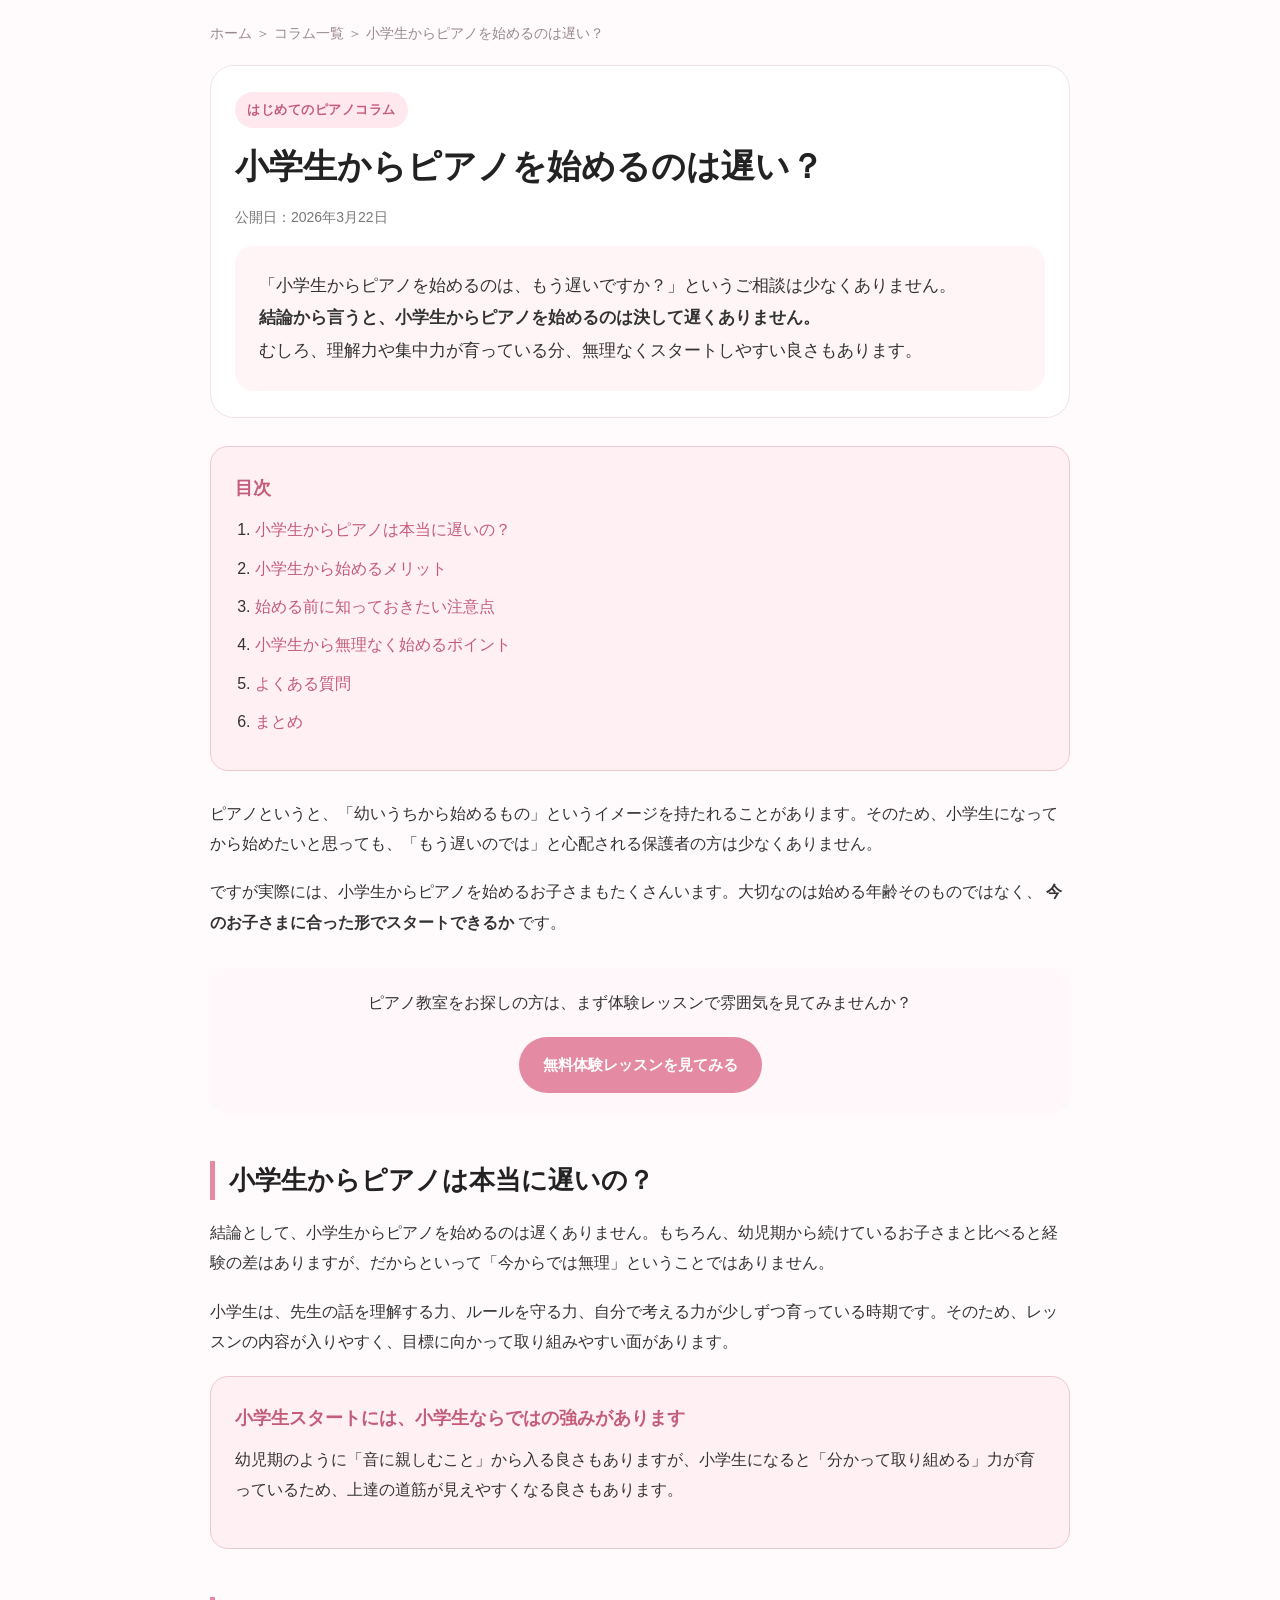
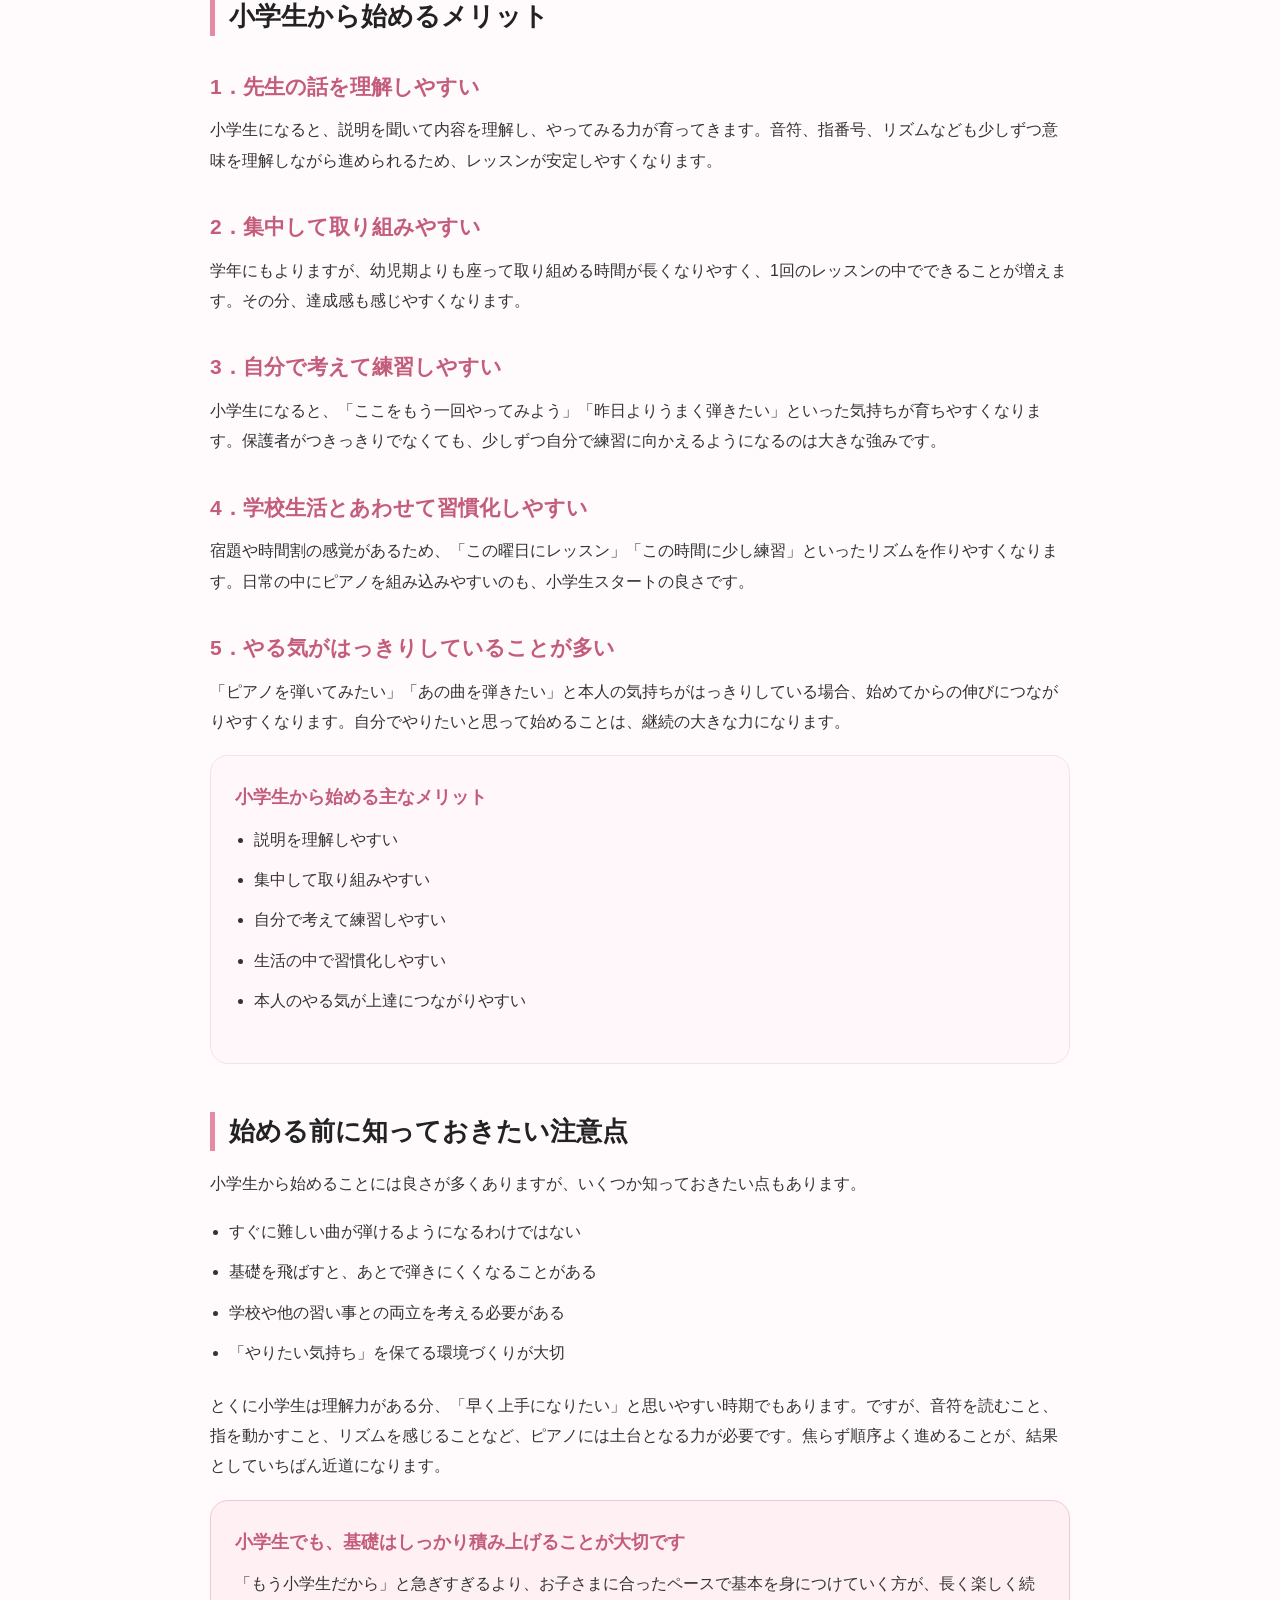
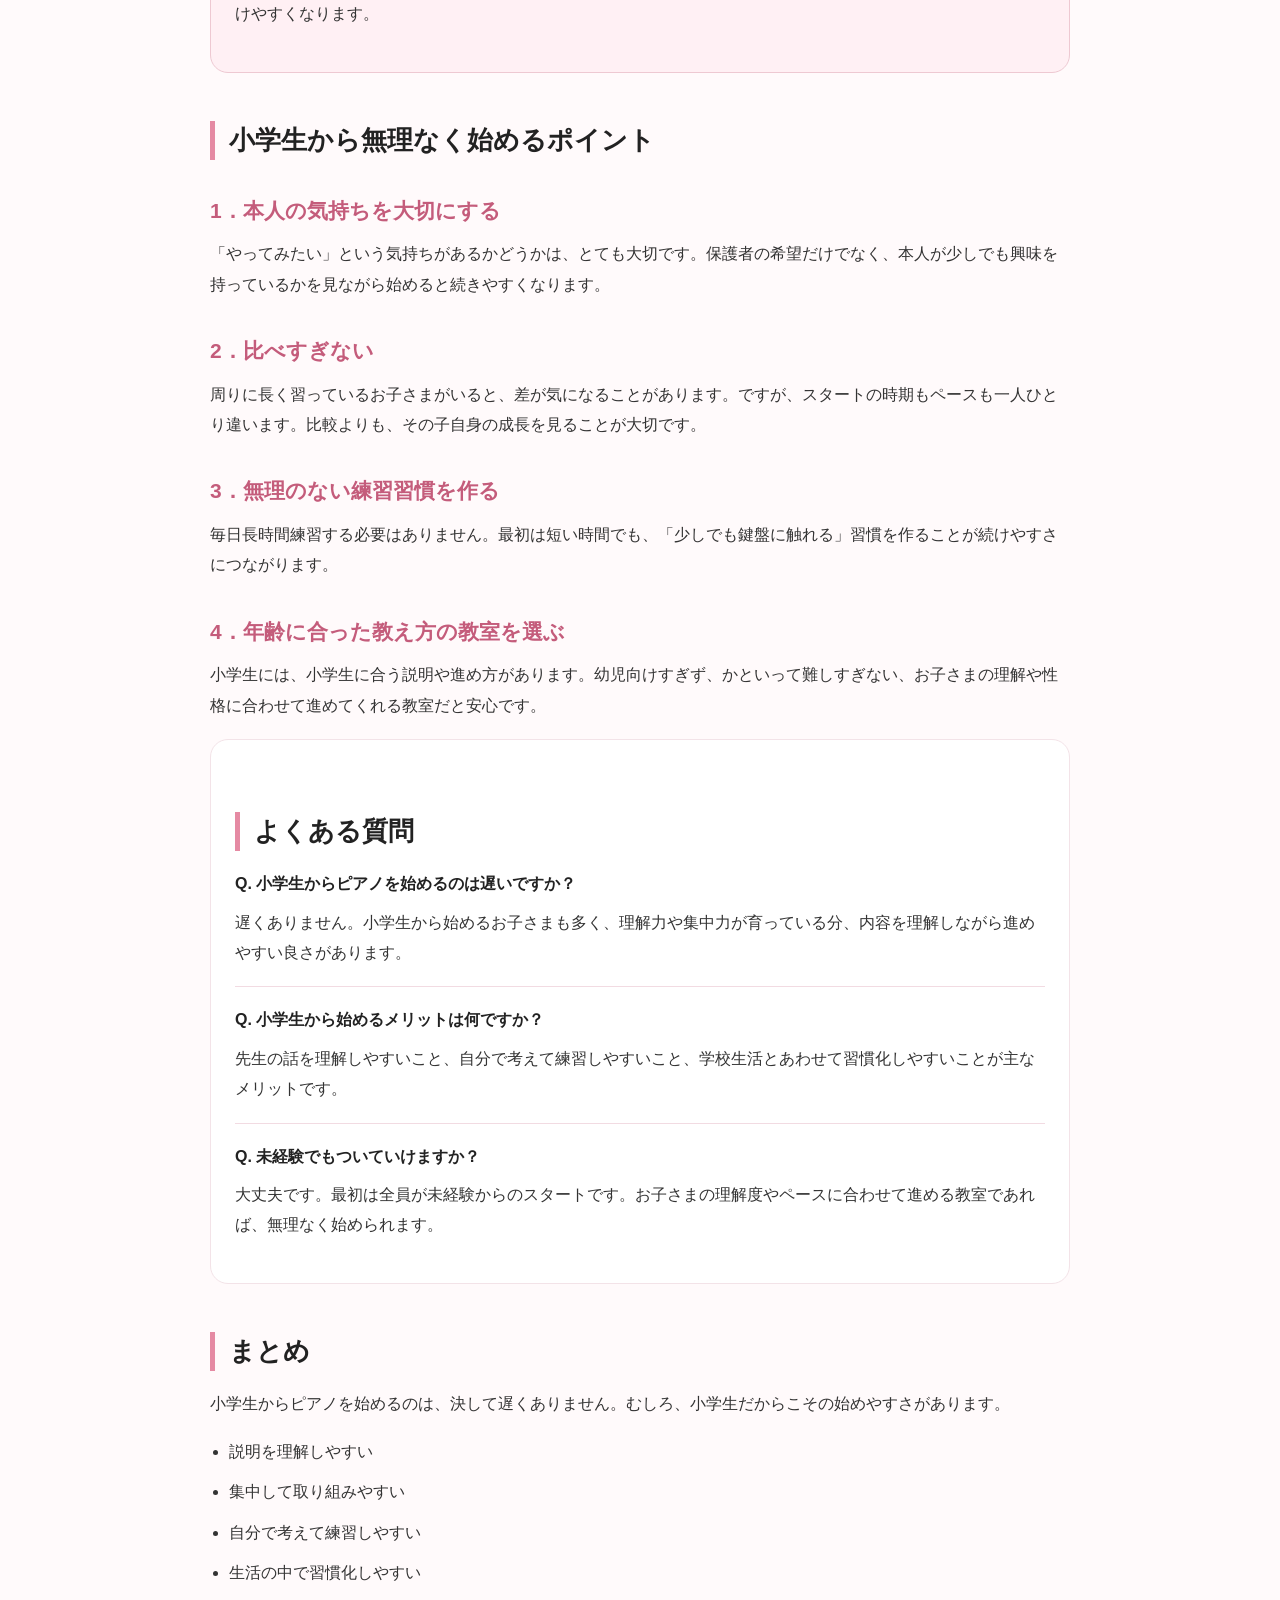
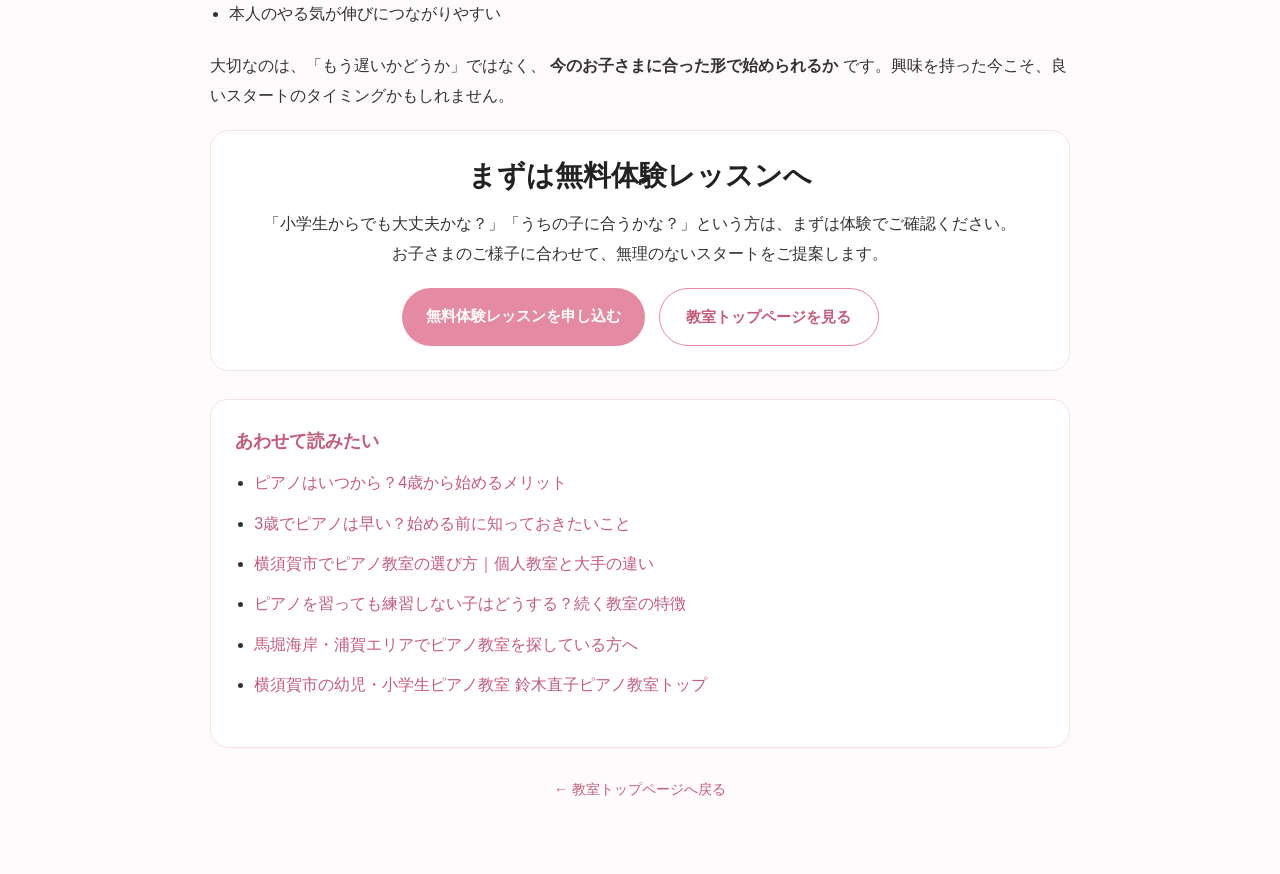
<file: blog/piano-start-elementary.html>
<!DOCTYPE html>
<html lang="ja">
 <head>
  <meta charset="utf-8"/>
  <meta content="width=device-width,initial-scale=1.0" name="viewport"/>
  <title>
   小学生からピアノを始めるのは遅い？｜横須賀市の幼児・小学生ピアノ教室
  </title>
  <meta content="小学生からピアノを始めるのは遅い？そんな不安を持つ保護者の方へ。小学生から始めるメリット、向いているケース、続けやすくするポイントをわかりやすく解説します。" name="description"/>
  <meta content="index, follow" name="robots"/>
  <link href="https://crazy-nuts.github.io/suzuki-piano/blog/piano-start-elementary.html" rel="canonical"/>
  <meta content="article" property="og:type"/>
  <meta content="鈴木直子ピアノ教室" property="og:site_name"/>
  <meta content="小学生からピアノを始めるのは遅い？" property="og:title"/>
  <meta content="小学生から始めるメリットや、続けやすくするポイントをわかりやすく解説します。" property="og:description"/>
  <meta content="https://crazy-nuts.github.io/suzuki-piano/blog/piano-start-elementary.html" property="og:url"/>
  <meta content="ja_JP" property="og:locale"/>
  <meta content="https://crazy-nuts.github.io/suzuki-piano/images/ogp-piano-start-elementary.jpg" property="og:image"/>
  <meta content="summary_large_image" name="twitter:card"/>
  <meta content="小学生からピアノを始めるのは遅い？" name="twitter:title"/>
  <meta content="小学生から始めるメリットやポイントを解説。" name="twitter:description"/>
  <meta content="https://crazy-nuts.github.io/suzuki-piano/images/ogp-piano-start-elementary.jpg" name="twitter:image"/>
  <style>
   :root{--bg:#fffafb;--card:#ffffff;--sub-bg:#fff5f7;--sub-bg-2:#fff0f4;--border:#f3e3e8;--border-strong:#eec9d2;--text:#333333;--text-dark:#222222;--muted:#777777;--accent:#e58aa3;--accent-dark:#c45c7b;--max-width:860px;--radius:18px}*{box-sizing:border-box}html{scroll-behavior:smooth}body{margin:0;background:var(--bg);color:var(--text);font-family:-apple-system,BlinkMacSystemFont,"Hiragino Sans","Yu Gothic","Meiryo",sans-serif;line-height:1.9;-webkit-text-size-adjust:100%}a{color:var(--accent-dark)}.article-page{padding:20px 20px 72px}.article-wrap{max-width:var(--max-width);margin:0 auto}.breadcrumb{font-size:14px;color:#9a8890;margin-bottom:18px}.breadcrumb a{color:#9a8890;text-decoration:none}.breadcrumb a:hover{text-decoration:underline}.article-hero{background:var(--card);border:1px solid var(--border);border-radius:24px;padding:26px 24px;margin-bottom:28px}.article-label{display:inline-block;margin-bottom:14px;padding:6px 12px;border-radius:999px;background:#ffe9ef;color:var(--accent-dark);font-size:13px;font-weight:700;letter-spacing:.04em}h1{margin:0 0 12px;font-size:34px;line-height:1.45;color:var(--text-dark);font-weight:700}.article-meta{font-size:14px;color:var(--muted);margin-bottom:16px}.lead{margin:0;font-size:17px}.toc,.point-box,.summary-box,.faq-box,.cta-box,.related-box{background:var(--card);border:1px solid var(--border);border-radius:var(--radius);padding:24px;margin:0 0 28px}.toc{background:var(--sub-bg-2);border-color:var(--border-strong)}.toc-title,.box-title{display:block;margin-bottom:10px;font-size:18px;font-weight:700;color:var(--accent-dark)}.toc ol{margin:0;padding-left:1.25em}.toc li{margin-bottom:8px}.toc a{text-decoration:none}.toc a:hover{text-decoration:underline}h2{margin:48px 0 18px;padding-left:14px;border-left:5px solid var(--accent);font-size:26px;line-height:1.5;color:var(--text-dark)}h3{margin:34px 0 12px;font-size:21px;line-height:1.6;color:var(--accent-dark)}p{margin:0 0 18px;font-size:16px}ul{margin:0 0 22px 1.2em;padding:0}li{margin-bottom:10px;font-size:16px}.point-box{background:var(--sub-bg-2);border-color:var(--border-strong)}.summary-box{background:#fff7fa}.faq-item+.faq-item{margin-top:18px;padding-top:18px;border-top:1px solid #f2dbe2}.faq-q{margin:0 0 8px;font-weight:700;color:var(--text-dark)}.cta-box{margin-top:42px;text-align:center;background:linear-gradient(135deg,#fff3f7 0%,#fffafd 100%);border-color:#f1d5de}.cta-box h2{border:0;padding:0;margin:0 0 12px;font-size:28px}.btn-row{display:flex;flex-wrap:wrap;gap:14px;justify-content:center;margin-top:18px}.btn{display:inline-block;min-width:220px;padding:14px 24px;border-radius:999px;text-decoration:none;font-size:15px;font-weight:700;transition:transform .2s ease,opacity .2s ease,background .2s ease;box-sizing:border-box;text-align:center}.btn-primary{background:var(--accent);color:#ffffff}.btn-primary:hover{opacity:.92;transform:translateY(-1px)}.btn-secondary{background:#ffffff;color:var(--accent-dark);border:1px solid var(--accent)}.btn-secondary:hover{background:#fff0f4}.related-box ul{margin-left:1.2em}.related-box a{text-decoration:none}.related-box a:hover{text-decoration:underline}.back-top{margin-top:12px;text-align:center;font-size:14px}.back-top a{text-decoration:none}.back-top a:hover{text-decoration:underline}@media (max-width:767px){.article-page{padding:16px 16px 56px}.article-hero,.toc,.point-box,.summary-box,.faq-box,.cta-box,.related-box{padding:20px 18px}h1{font-size:28px}h2{font-size:22px}h3{font-size:19px}.lead{font-size:16px}.btn{width:100%;min-width:0}}
  </style>
  <script type="application/ld+json">
   {"@context":"https://schema.org","@type":"Article","headline":"小学生からピアノを始めるのは遅い？","description":"小学生からピアノを始めるのは遅いのか、メリットや続けやすくするポイントをわかりやすく解説します。","inLanguage":"ja","author":{"@type":"Person","name":"鈴木直子"},"publisher":{"@type":"Organization","name":"鈴木直子ピアノ教室"},"mainEntityOfPage":{"@type":"WebPage","@id":"https://crazy-nuts.github.io/suzuki-piano/blog/piano-start-elementary.html"},"url":"https://crazy-nuts.github.io/suzuki-piano/blog/piano-start-elementary.html"}
  </script>
  <script type="application/ld+json">
   {"@context":"https://schema.org","@type":"FAQPage","mainEntity":[{"@type":"Question","name":"小学生からピアノを始めるのは遅いですか？","acceptedAnswer":{"@type":"Answer","text":"遅くありません。小学生から始めるお子さまも多く、理解力や集中力が育っている分、レッスン内容を理解しやすく、上達のペースが安定しやすいメリットがあります。"}},{"@type":"Question","name":"小学生から始めるメリットは何ですか？","acceptedAnswer":{"@type":"Answer","text":"先生の話を理解しやすいこと、自分で考えて練習しやすいこと、学校生活との両立を意識しながら習慣化しやすいことが主なメリットです。"}},{"@type":"Question","name":"未経験でもついていけますか？","acceptedAnswer":{"@type":"Answer","text":"大丈夫です。最初は全員が未経験からのスタートです。お子さまの理解度やペースに合わせて進める教室であれば、無理なく始められます。"}}]}
  </script>
  <link href="../style.css" rel="stylesheet"/>
 </head>
 <body>
  <main class="article-page">
   <article class="article-wrap">
    <nav aria-label="パンくずリスト" class="breadcrumb">
     <a href="../index.html">
      ホーム
     </a>
     ＞
     <a href="./index.html">
      コラム一覧
     </a>
     ＞
     <span aria-current="page">
      小学生からピアノを始めるのは遅い？
     </span>
    </nav>
    <header class="article-hero">
     <div class="article-label">
      はじめてのピアノコラム
     </div>
     <h1>
      小学生からピアノを始めるのは遅い？
     </h1>
     <div class="article-meta">
      公開日：2026年3月22日
     </div>
     <p class="lead">
      「小学生からピアノを始めるのは、もう遅いですか？」というご相談は少なくありません。
      <br/>
      <strong>
       結論から言うと、小学生からピアノを始めるのは決して遅くありません。
      </strong>
      <br/>
      むしろ、理解力や集中力が育っている分、無理なくスタートしやすい良さもあります。
     </p>
    </header>
    <section aria-label="目次" class="toc">
     <span class="toc-title">
      目次
     </span>
     <ol>
      <li>
       <a href="#not-late">
        小学生からピアノは本当に遅いの？
       </a>
      </li>
      <li>
       <a href="#merits">
        小学生から始めるメリット
       </a>
      </li>
      <li>
       <a href="#concerns">
        始める前に知っておきたい注意点
       </a>
      </li>
      <li>
       <a href="#how-to-start">
        小学生から無理なく始めるポイント
       </a>
      </li>
      <li>
       <a href="#faq">
        よくある質問
       </a>
      </li>
      <li>
       <a href="#summary">
        まとめ
       </a>
      </li>
     </ol>
    </section>
    <div class="article-main">
     <p>
      ピアノというと、「幼いうちから始めるもの」というイメージを持たれることがあります。そのため、小学生になってから始めたいと思っても、「もう遅いのでは」と心配される保護者の方は少なくありません。
     </p>
     <p>
      ですが実際には、小学生からピアノを始めるお子さまもたくさんいます。大切なのは始める年齢そのものではなく、
      <strong>
       今のお子さまに合った形でスタートできるか
      </strong>
      です。
     </p>
<section class="article-mid-cta">
<p>
ピアノ教室をお探しの方は、まず体験レッスンで雰囲気を見てみませんか？
</p>

<a class="btn btn-primary"
href="https://docs.google.com/forms/d/e/1FAIpQLSfPO43fJrbqBhRFMAvBFYjVZ2mKgjwT_j_esNJCOItore-iYw/viewform"
target="_blank" rel="noopener">
無料体験レッスンを見てみる
</a>
</section>
     <h2 id="not-late">
      小学生からピアノは本当に遅いの？
     </h2>
     <p>
      結論として、小学生からピアノを始めるのは遅くありません。もちろん、幼児期から続けているお子さまと比べると経験の差はありますが、だからといって「今からでは無理」ということではありません。
     </p>
     <p>
      小学生は、先生の話を理解する力、ルールを守る力、自分で考える力が少しずつ育っている時期です。そのため、レッスンの内容が入りやすく、目標に向かって取り組みやすい面があります。
     </p>
     <div class="point-box">
      <span class="box-title">
       小学生スタートには、小学生ならではの強みがあります
      </span>
      <p>
       幼児期のように「音に親しむこと」から入る良さもありますが、小学生になると「分かって取り組める」力が育っているため、上達の道筋が見えやすくなる良さもあります。
      </p>
     </div>
     <h2 id="merits">
      小学生から始めるメリット
     </h2>
     <h3>
      1．先生の話を理解しやすい
     </h3>
     <p>
      小学生になると、説明を聞いて内容を理解し、やってみる力が育ってきます。音符、指番号、リズムなども少しずつ意味を理解しながら進められるため、レッスンが安定しやすくなります。
     </p>
     <h3>
      2．集中して取り組みやすい
     </h3>
     <p>
      学年にもよりますが、幼児期よりも座って取り組める時間が長くなりやすく、1回のレッスンの中でできることが増えます。その分、達成感も感じやすくなります。
     </p>
     <h3>
      3．自分で考えて練習しやすい
     </h3>
     <p>
      小学生になると、「ここをもう一回やってみよう」「昨日よりうまく弾きたい」といった気持ちが育ちやすくなります。保護者がつきっきりでなくても、少しずつ自分で練習に向かえるようになるのは大きな強みです。
     </p>
     <h3>
      4．学校生活とあわせて習慣化しやすい
     </h3>
     <p>
      宿題や時間割の感覚があるため、「この曜日にレッスン」「この時間に少し練習」といったリズムを作りやすくなります。日常の中にピアノを組み込みやすいのも、小学生スタートの良さです。
     </p>
     <h3>
      5．やる気がはっきりしていることが多い
     </h3>
     <p>
      「ピアノを弾いてみたい」「あの曲を弾きたい」と本人の気持ちがはっきりしている場合、始めてからの伸びにつながりやすくなります。自分でやりたいと思って始めることは、継続の大きな力になります。
     </p>
     <div class="summary-box">
      <span class="box-title">
       小学生から始める主なメリット
      </span>
      <ul>
       <li>
        説明を理解しやすい
       </li>
       <li>
        集中して取り組みやすい
       </li>
       <li>
        自分で考えて練習しやすい
       </li>
       <li>
        生活の中で習慣化しやすい
       </li>
       <li>
        本人のやる気が上達につながりやすい
       </li>
      </ul>
     </div>
     <h2 id="concerns">
      始める前に知っておきたい注意点
     </h2>
     <p>
      小学生から始めることには良さが多くありますが、いくつか知っておきたい点もあります。
     </p>
     <ul>
      <li>
       すぐに難しい曲が弾けるようになるわけではない
      </li>
      <li>
       基礎を飛ばすと、あとで弾きにくくなることがある
      </li>
      <li>
       学校や他の習い事との両立を考える必要がある
      </li>
      <li>
       「やりたい気持ち」を保てる環境づくりが大切
      </li>
     </ul>
     <p>
      とくに小学生は理解力がある分、「早く上手になりたい」と思いやすい時期でもあります。ですが、音符を読むこと、指を動かすこと、リズムを感じることなど、ピアノには土台となる力が必要です。焦らず順序よく進めることが、結果としていちばん近道になります。
     </p>
     <div class="point-box">
      <span class="box-title">
       小学生でも、基礎はしっかり積み上げることが大切です
      </span>
      <p>
       「もう小学生だから」と急ぎすぎるより、お子さまに合ったペースで基本を身につけていく方が、長く楽しく続けやすくなります。
      </p>
     </div>
     <h2 id="how-to-start">
      小学生から無理なく始めるポイント
     </h2>
     <h3>
      1．本人の気持ちを大切にする
     </h3>
     <p>
      「やってみたい」という気持ちがあるかどうかは、とても大切です。保護者の希望だけでなく、本人が少しでも興味を持っているかを見ながら始めると続きやすくなります。
     </p>
     <h3>
      2．比べすぎない
     </h3>
     <p>
      周りに長く習っているお子さまがいると、差が気になることがあります。ですが、スタートの時期もペースも一人ひとり違います。比較よりも、その子自身の成長を見ることが大切です。
     </p>
     <h3>
      3．無理のない練習習慣を作る
     </h3>
     <p>
      毎日長時間練習する必要はありません。最初は短い時間でも、「少しでも鍵盤に触れる」習慣を作ることが続けやすさにつながります。
     </p>
     <h3>
      4．年齢に合った教え方の教室を選ぶ
     </h3>
     <p>
      小学生には、小学生に合う説明や進め方があります。幼児向けすぎず、かといって難しすぎない、お子さまの理解や性格に合わせて進めてくれる教室だと安心です。
     </p>
     <section aria-labelledby="faq-heading" class="faq-box" id="faq">
      <h2 id="faq-heading">
       よくある質問
      </h2>
      <div class="faq-item">
       <p class="faq-q">
        Q. 小学生からピアノを始めるのは遅いですか？
       </p>
       <p>
        遅くありません。小学生から始めるお子さまも多く、理解力や集中力が育っている分、内容を理解しながら進めやすい良さがあります。
       </p>
      </div>
      <div class="faq-item">
       <p class="faq-q">
        Q. 小学生から始めるメリットは何ですか？
       </p>
       <p>
        先生の話を理解しやすいこと、自分で考えて練習しやすいこと、学校生活とあわせて習慣化しやすいことが主なメリットです。
       </p>
      </div>
      <div class="faq-item">
       <p class="faq-q">
        Q. 未経験でもついていけますか？
       </p>
       <p>
        大丈夫です。最初は全員が未経験からのスタートです。お子さまの理解度やペースに合わせて進める教室であれば、無理なく始められます。
       </p>
      </div>
     </section>
     <h2 id="summary">
      まとめ
     </h2>
     <p>
      小学生からピアノを始めるのは、決して遅くありません。むしろ、小学生だからこその始めやすさがあります。
     </p>
     <ul>
      <li>
       説明を理解しやすい
      </li>
      <li>
       集中して取り組みやすい
      </li>
      <li>
       自分で考えて練習しやすい
      </li>
      <li>
       生活の中で習慣化しやすい
      </li>
      <li>
       本人のやる気が伸びにつながりやすい
      </li>
     </ul>
     <p>
      大切なのは、「もう遅いかどうか」ではなく、
      <strong>
       今のお子さまに合った形で始められるか
      </strong>
      です。興味を持った今こそ、良いスタートのタイミングかもしれません。
     </p>
     <section aria-label="体験レッスン案内" class="cta-box">
      <h2>
       まずは無料体験レッスンへ
      </h2>
      <p>
       「小学生からでも大丈夫かな？」「うちの子に合うかな？」という方は、まずは体験でご確認ください。
       <br/>
       お子さまのご様子に合わせて、無理のないスタートをご提案します。
      </p>
      <div class="btn-row">
       <a class="btn btn-primary" href="https://docs.google.com/forms/d/e/1FAIpQLSfPO43fJrbqBhRFMAvBFYjVZ2mKgjwT_j_esNJCOItore-iYw/viewform" rel="noopener noreferrer" target="_blank">
        無料体験レッスンを申し込む
       </a>
       <a class="btn btn-secondary" href="../index.html">
        教室トップページを見る
       </a>
      </div>
     </section>
     <section aria-label="関連記事" class="related-box">
      <span class="box-title">
       あわせて読みたい
      </span>
      <ul>
       <li>
        <a href="./piano-start-age-4.html">
         ピアノはいつから？4歳から始めるメリット
        </a>
       </li>
       <li>
        <a href="./piano-start-age-3.html">
         3歳でピアノは早い？始める前に知っておきたいこと
        </a>
       </li>
       <li>
        <a href="./piano-class-choice-yokosuka.html">
         横須賀市でピアノ教室の選び方｜個人教室と大手の違い
        </a>
       </li>
       <li>
        <a href="./piano-practice-reluctant-child.html">
         ピアノを習っても練習しない子はどうする？続く教室の特徴
        </a>
       </li>
       <li>
        <a href="./piano-school-maborikaigan-uraga.html">
         馬堀海岸・浦賀エリアでピアノ教室を探している方へ
        </a>
       </li>
       <li>
        <a href="../index.html">
         横須賀市の幼児・小学生ピアノ教室 鈴木直子ピアノ教室トップ
        </a>
       </li>
      </ul>
     </section>
     <div class="back-top">
      <a href="../index.html">
       ← 教室トップページへ戻る
      </a>
     </div>
    </div>
   </article>
  </main>
 </body>
</html>
</file>
<file: style.css>
:root{
  --bg:#fffafb;
  --card:#ffffff;
  --sub-bg:#fff5f7;
  --sub-bg-2:#fff0f4;
  --border:#f3e3e8;
  --border-strong:#eec9d2;
  --text:#333333;
  --text-dark:#222222;
  --muted:#777777;
  --accent:#e58aa3;
  --accent-dark:#c45c7b;
  --max-width:860px;
  --radius:18px;
}
*{box-sizing:border-box}
html{scroll-behavior:smooth}
body{
  margin:0;
  background:var(--bg);
  color:var(--text);
  font-family:-apple-system,BlinkMacSystemFont,"Hiragino Sans","Yu Gothic","Meiryo",sans-serif;
  line-height:1.9;
  -webkit-text-size-adjust:100%;
}
a{color:var(--accent-dark)}
img{max-width:100%;height:auto}
main{max-width:860px;margin:auto;padding:28px}
.breadcrumb{font-size:14px;color:#9a8890;margin-bottom:18px}
.breadcrumb a{color:#9a8890;text-decoration:none}
.breadcrumb a:hover{text-decoration:underline}
h1{margin:0 0 12px;font-size:34px;line-height:1.45;color:var(--text-dark);font-weight:700}
h2{margin:48px 0 18px;padding-left:14px;border-left:5px solid var(--accent);font-size:26px;line-height:1.5;color:var(--text-dark)}
h3{margin:34px 0 12px;font-size:21px;line-height:1.6;color:var(--accent-dark)}
p{margin:0 0 18px;font-size:16px}
ul,ol{margin:0 0 22px 1.2em;padding:0}
li{margin-bottom:10px;font-size:16px}
.lead{margin:0;font-size:17px;background:#fff5f7;padding:24px;border-radius:18px}
.point-box{background:#fff0f4;padding:24px;border-radius:18px;margin:30px 0;border:1px solid #eec9d2}
.summary-box{background:#fff7fa;padding:24px;border-radius:18px;margin:30px 0}
.cta-box{margin-top:42px;text-align:center;background:linear-gradient(135deg,#fff3f7 0%,#fffafd 100%);border:1px solid #f1d5de;padding:36px;border-radius:22px}
.cta-box h2{border:0;padding:0;margin:0 0 12px;font-size:28px}
.related-box{background:#fff;border:1px solid #f3e3e8;border-radius:18px;padding:24px;margin-top:50px}
.related-box ul{margin-left:1.2em}
.related-box a{text-decoration:none}
.related-box a:hover{text-decoration:underline}
.btn-row{display:flex;flex-wrap:wrap;gap:14px;justify-content:center;margin-top:18px}
.btn{display:inline-block;min-width:220px;padding:14px 24px;border-radius:999px;text-decoration:none;font-size:15px;font-weight:700;box-sizing:border-box;text-align:center;transition:transform .2s ease,opacity .2s ease,background .2s ease}
.btn:hover{transform:translateY(-1px)}
.btn-primary{background:var(--accent);color:#ffffff}
.btn-primary:hover{opacity:.92}
.btn-secondary{background:#ffffff;color:var(--accent-dark);border:1px solid var(--accent)}
.btn-secondary:hover{background:#fff0f4}
.back-top{margin-top:12px;text-align:center;font-size:14px}
.back-top a{text-decoration:none}
.back-top a:hover{text-decoration:underline}
.article-page{padding:20px 20px 72px;max-width:none;margin:0}
.article-wrap{max-width:var(--max-width);margin:0 auto}
.article-main{background:transparent}
.article-hero{background:var(--card);border:1px solid var(--border);border-radius:24px;padding:26px 24px;margin-bottom:28px}
.article-label{display:inline-block;margin-bottom:14px;padding:6px 12px;border-radius:999px;background:#ffe9ef;color:var(--accent-dark);font-size:13px;font-weight:700;letter-spacing:.04em}
.article-meta{font-size:14px;color:var(--muted);margin-bottom:16px}
.toc,.point-box,.summary-box,.faq-box,.cta-box,.related-box{background:var(--card);border:1px solid var(--border);border-radius:var(--radius);padding:24px;margin:0 0 28px}
.toc{background:var(--sub-bg-2);border-color:var(--border-strong)}
.point-box{background:var(--sub-bg-2);border-color:var(--border-strong)}
.summary-box{background:#fff7fa}
.toc-title,.box-title{display:block;margin-bottom:10px;font-size:18px;font-weight:700;color:var(--accent-dark)}
.toc ol{margin:0;padding-left:1.25em}
.toc li{margin-bottom:8px}
.toc a{text-decoration:none}
.toc a:hover{text-decoration:underline}
.faq-item + .faq-item{margin-top:18px;padding-top:18px;border-top:1px solid #f2dbe2}
.faq-q{margin:0 0 8px;font-weight:700;color:var(--text-dark)}
@media (max-width:767px){
  main{padding:24px 16px 56px}
  .article-page{padding:16px 16px 56px}
  .article-hero,.toc,.point-box,.summary-box,.faq-box,.cta-box,.related-box{padding:20px 18px}
  h1{font-size:28px}
  h2{font-size:22px}
  h3{font-size:19px}
  .lead{font-size:16px}
  .btn{width:100%;min-width:0}
}
/* ===== blog index 専用 ===== */

.article-grid{
  display:grid;
  gap:20px;
  margin-bottom:40px;
}

@media(min-width:768px){
  .article-grid{
    grid-template-columns:1fr 1fr;
  }
}

.index-card{
  display:block;
  background:#fff;
  border:1px solid #eee;
  border-radius:18px;
  padding:22px;
  text-decoration:none;
  transition:.25s;
}

.index-card:hover{
  transform:translateY(-2px);
  box-shadow:0 8px 20px rgba(0,0,0,.05);
}

.card-category{
  display:inline-block;
  font-size:12px;
  background:#ffe8ef;
  padding:4px 10px;
  border-radius:20px;
  margin-bottom:10px;
}

.index-card h3{
  margin:0 0 10px;
  font-size:20px;
}

.index-card p{
  margin:0 0 14px;
  font-size:14px;
  color:#666;
}

.card-link{
  font-size:13px;
  font-weight:700;
  color:#d55;
}

.intro-box{
  background:#fff;
  border-radius:18px;
  padding:22px;
  margin-bottom:30px;
  border:1px solid #eee;
}
.article-mid-cta{
margin:30px 0;
padding:20px;
border-radius:18px;
background:#fff7fa;
text-align:center;
}
</file>
